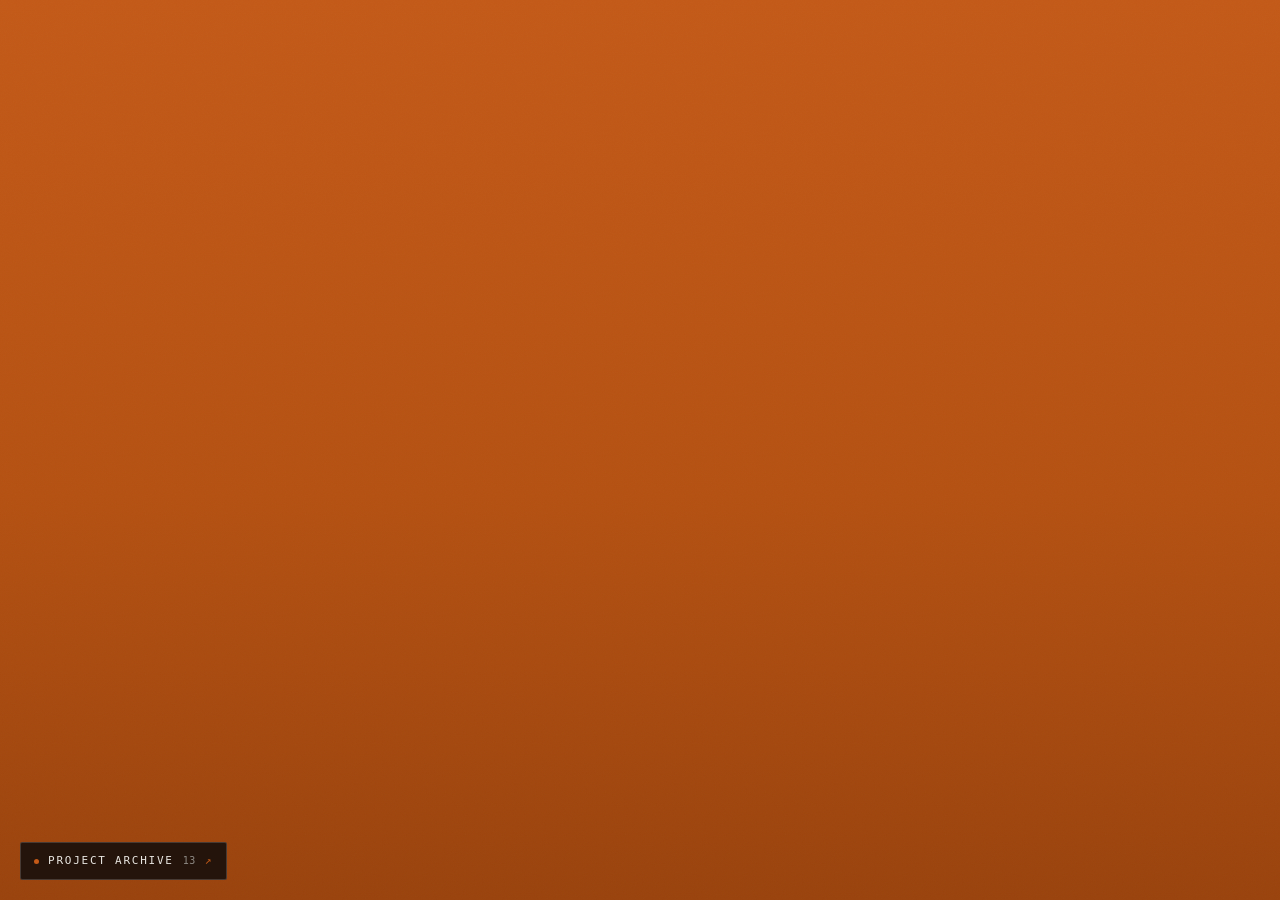
<file: index.html>
<!doctype html>
<html lang="zh-CN">
  <head>
    <meta charset="UTF-8" />
    <link rel="icon" href="/favicon.ico" />
    <meta name="viewport" content="width=device-width, initial-scale=1.0, viewport-fit=cover" />
    <meta name="description" content="个人主页 · 作品集 / 项目经历 / 技能 / 联系方式 — Personal portfolio site." />
    <meta name="theme-color" content="#C45A18" />
    <title>personWeb · 个人网站</title>
    <link rel="stylesheet" href="https://db.onlinewebfonts.com/c/b1314443e183d1cdd77049077c46facc?family=Orbitron-Medium" />
    <link rel="preconnect" href="https://fonts.googleapis.com" />
    <link rel="preconnect" href="https://fonts.gstatic.com" crossorigin />
    <link href="https://fonts.googleapis.com/css2?family=Inter:wght@300;400;500;600&display=swap" rel="stylesheet" />
    <script type="module" crossorigin src="/assets/index-nff7BLAK.js"></script>
    <link rel="stylesheet" crossorigin href="/assets/index-D-PmARKP.css">
  </head>
  <body>
    <div id="app"></div>
      <a id="proj-entry" href="/projects.html" aria-label="项目档案 Project Archive">
      <span class="pe-dot"></span>PROJECT ARCHIVE<span class="pe-n">13</span><span class="pe-arrow">↗</span>
    </a>
    <style>
      #proj-entry{
        position:fixed;left:20px;bottom:20px;z-index:9999;
        display:inline-flex;align-items:center;gap:9px;
        padding:9px 13px;border:1px solid rgba(255,255,255,.16);border-radius:2px;
        background:rgba(10,10,11,.82);backdrop-filter:blur(10px);
        font-family:"SFMono-Regular",ui-monospace,Menlo,Consolas,monospace;
        font-size:11px;letter-spacing:.16em;color:#e8e6e1;text-decoration:none;
        transition:border-color .25s ease,color .25s ease,transform .25s ease;
      }
      #proj-entry:hover{border-color:#C45A18;color:#C45A18;transform:translateY(-1px)}
      .pe-dot{width:5px;height:5px;background:#C45A18;border-radius:50%;flex:none}
      .pe-n{color:#8e8a84;font-size:10px;letter-spacing:.05em}
      .pe-arrow{color:#C45A18}
      @media (max-width:640px){#proj-entry{left:12px;bottom:12px;font-size:10px;padding:8px 10px}}
      @media print{#proj-entry{display:none}}
    </style>
  </body>
</html>
</file>
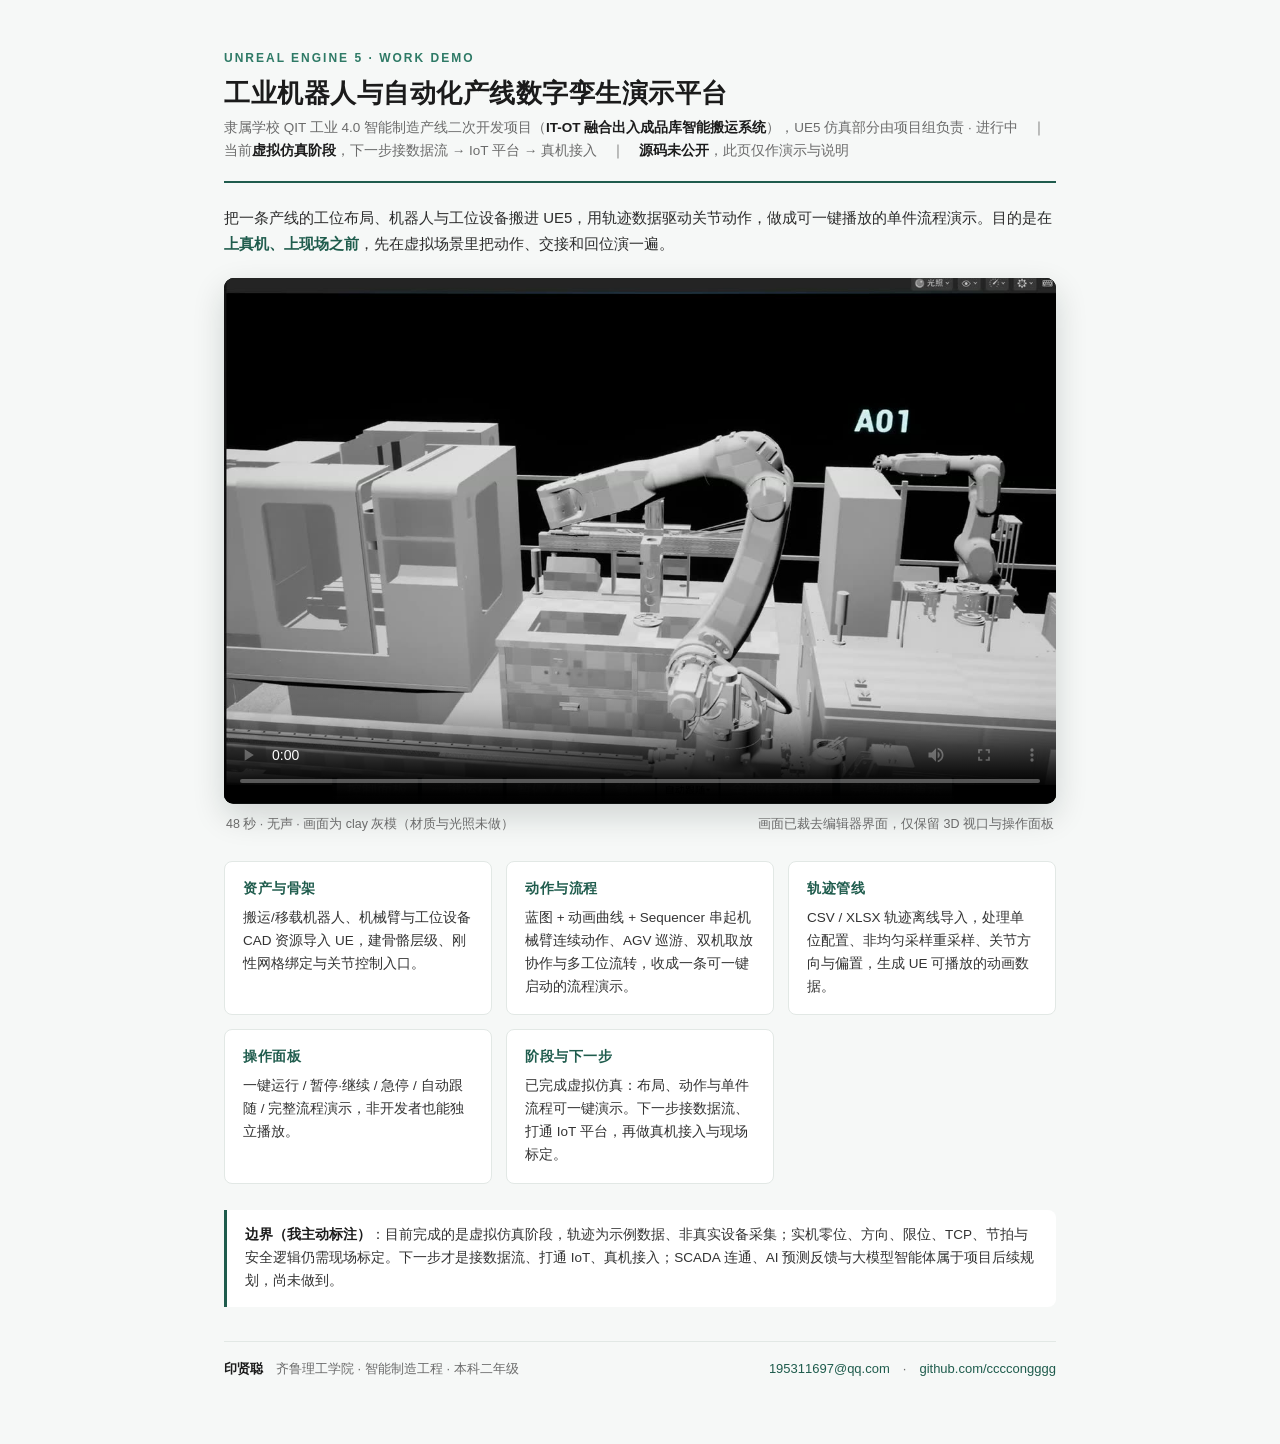
<file: ue5/index.html>
<!DOCTYPE html>
<html lang="zh-CN">
<head>
<meta charset="UTF-8">
<meta name="viewport" content="width=device-width, initial-scale=1">
<title>工业机器人与自动化产线数字孪生演示｜印贤聪</title>
<meta name="description" content="Unreal Engine 5 工业机器人与自动化产线数字孪生演示平台，48 秒演示视频。">
<style>
  :root { --ac:#1F5C4D; --ac2:#2E7A66; --line:#e2e8e5; --ink:#1b1b1b; --gray:#6b6b6b; }
  * { margin:0; padding:0; box-sizing:border-box; }
  body { background:#f6f8f7; color:var(--ink);
    font-family: -apple-system, "PingFang SC", "Microsoft YaHei UI", "Microsoft YaHei", sans-serif;
    line-height:1.7; -webkit-font-smoothing:antialiased; }
  .wrap { max-width: 880px; margin:0 auto; padding: 48px 24px 64px; }
  .kicker { font-size:12px; letter-spacing:2px; color:var(--ac2); font-weight:700; text-transform:uppercase; }
  h1 { font-size: 26px; letter-spacing:.5px; margin:8px 0 6px; line-height:1.35; }
  .sub { font-size:13.5px; color:var(--gray); }
  .sub b { color:var(--ink); }
  hr { border:0; border-top:2px solid var(--ac); margin:18px 0 22px; }
  .lead { font-size:15px; color:#2c2c2c; margin-bottom:22px; }
  .lead b { color:var(--ac); }
  .player { background:#0f1211; border-radius:10px; overflow:hidden;
    box-shadow: 0 12px 32px rgba(15,30,25,.16); }
  video { display:block; width:100%; height:auto; background:#0f1211; }
  .meta { display:flex; justify-content:space-between; font-size:12.5px; color:var(--gray);
    margin:10px 2px 26px; }
  .grid { display:grid; grid-template-columns: repeat(auto-fit, minmax(240px,1fr)); gap:14px; }
  .card { background:#fff; border:1px solid var(--line); border-radius:8px; padding:16px 18px; }
  .card h3 { font-size:13.5px; color:var(--ac); letter-spacing:.5px; margin-bottom:6px; }
  .card p { font-size:13.5px; color:#333; }
  .note { margin-top:26px; background:#fff; border-left:3px solid var(--ac); border-radius:0 8px 8px 0;
    padding:14px 18px; font-size:13.5px; color:#333; }
  .note b { color:var(--ink); }
  .foot { margin-top:34px; padding-top:16px; border-top:1px solid var(--line);
    display:flex; justify-content:space-between; flex-wrap:wrap; gap:8px; font-size:13px; color:var(--gray); }
  .foot b { color:var(--ink); }
  a { color:var(--ac); text-decoration:none; }
  a:hover { text-decoration:underline; }
  @media (max-width:560px){ h1{font-size:20px} .wrap{padding:28px 16px 48px} }
</style>
</head>
<body>
<div class="wrap">
  <div class="kicker">Unreal Engine 5 · Work Demo</div>
  <h1>工业机器人与自动化产线数字孪生演示平台</h1>
  <div class="sub">隶属学校 QIT 工业 4.0 智能制造产线二次开发项目（<b>IT-OT 融合出入成品库智能搬运系统</b>），UE5 仿真部分由项目组负责 · 进行中　｜　当前<b>虚拟仿真阶段</b>，下一步接数据流 → IoT 平台 → 真机接入　｜　<b>源码未公开</b>，此页仅作演示与说明</div>
  <hr>

  <p class="lead">
    把一条产线的工位布局、机器人与工位设备搬进 UE5，用轨迹数据驱动关节动作，做成可一键播放的单件流程演示。目的是在<b>上真机、上现场之前</b>，先在虚拟场景里把动作、交接和回位演一遍。
  </p>

  <div class="player">
    <video src="demo.mp4" poster="poster.jpg" controls preload="metadata" playsinline></video>
  </div>
  <div class="meta">
    <span>48 秒 · 无声 · 画面为 clay 灰模（材质与光照未做）</span>
    <span>画面已裁去编辑器界面，仅保留 3D 视口与操作面板</span>
  </div>

  <div class="grid">
    <div class="card">
      <h3>资产与骨架</h3>
      <p>搬运/移载机器人、机械臂与工位设备 CAD 资源导入 UE，建骨骼层级、刚性网格绑定与关节控制入口。</p>
    </div>
    <div class="card">
      <h3>动作与流程</h3>
      <p>蓝图 + 动画曲线 + Sequencer 串起机械臂连续动作、AGV 巡游、双机取放协作与多工位流转，收成一条可一键启动的流程演示。</p>
    </div>
    <div class="card">
      <h3>轨迹管线</h3>
      <p>CSV / XLSX 轨迹离线导入，处理单位配置、非均匀采样重采样、关节方向与偏置，生成 UE 可播放的动画数据。</p>
    </div>
    <div class="card">
      <h3>操作面板</h3>
      <p>一键运行 / 暂停·继续 / 急停 / 自动跟随 / 完整流程演示，非开发者也能独立播放。</p>
    </div>
    <div class="card">
      <h3>阶段与下一步</h3>
      <p>已完成虚拟仿真：布局、动作与单件流程可一键演示。下一步接数据流、打通 IoT 平台，再做真机接入与现场标定。</p>
    </div>
  </div>

  <div class="note">
    <b>边界（我主动标注）</b>：目前完成的是虚拟仿真阶段，轨迹为示例数据、非真实设备采集；实机零位、方向、限位、TCP、节拍与安全逻辑仍需现场标定。下一步才是接数据流、打通 IoT、真机接入；SCADA 连通、AI 预测反馈与大模型智能体属于项目后续规划，尚未做到。
  </div>

  <div class="foot">
    <div><b>印贤聪</b>　齐鲁理工学院 · 智能制造工程 · 本科二年级</div>
    <div><a href="mailto:195311697@qq.com">195311697@qq.com</a>　·　<a href="https://github.com/ccccongggg">github.com/ccccongggg</a></div>
  </div>
</div>
</body>
</html>
</file>
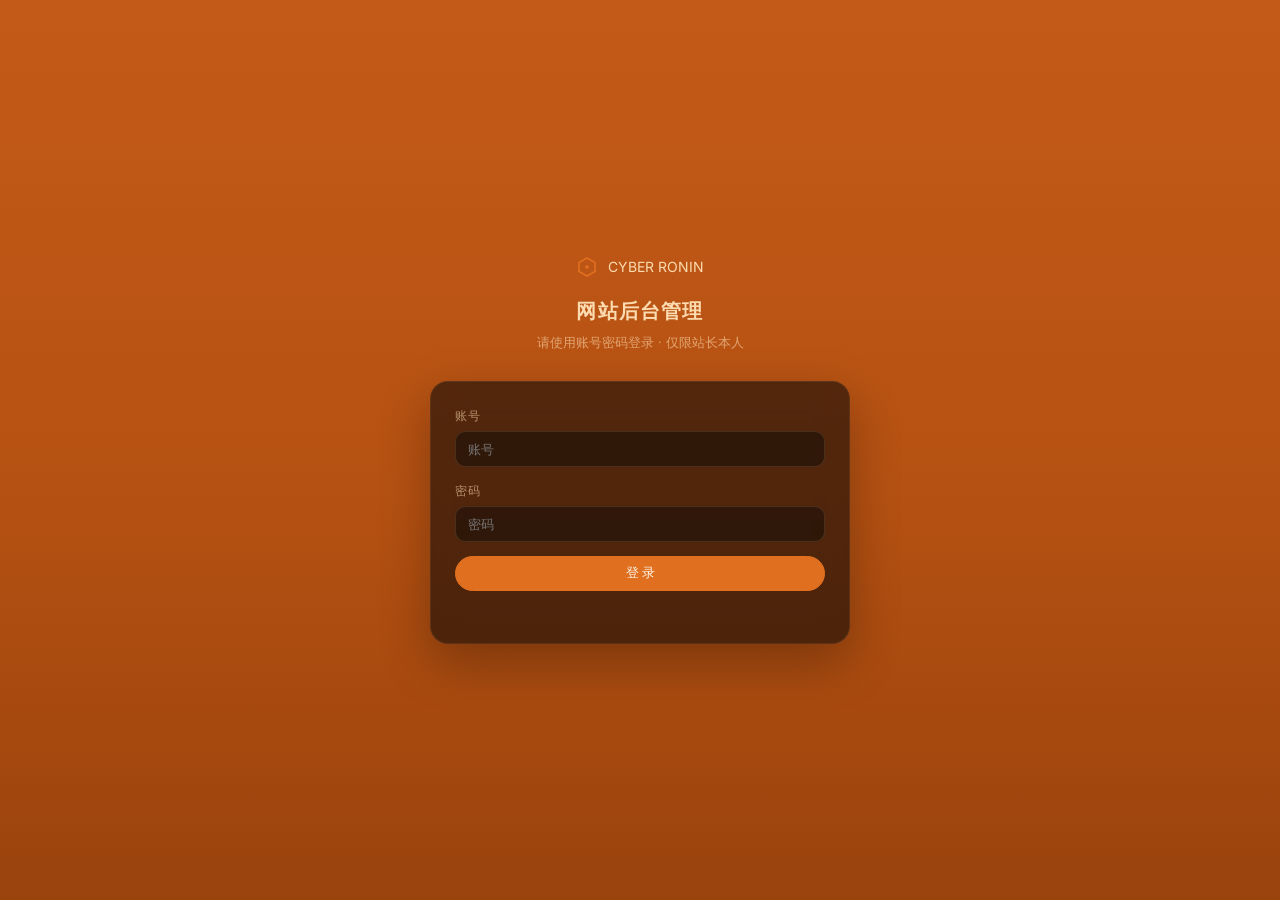
<file: admin.html>
<!DOCTYPE html>
<html lang="zh-CN">
<head>
<meta charset="UTF-8">
<meta name="viewport" content="width=device-width, initial-scale=1.0">
<meta name="robots" content="noindex">
<title>网站后台管理 · Cyber Ronin</title>
<link rel="icon" href="data:image/svg+xml,%3Csvg xmlns='http://www.w3.org/2000/svg' viewBox='0 0 16 16'%3E%3Cpath d='M8 1.4 13.8 4.7v6.6L8 14.6 2.2 11.3V4.7z' fill='none' stroke='%23FBDBAF' stroke-width='1.2'/%3E%3Ccircle cx='8' cy='8' r='1.5' fill='%23E07020'/%3E%3C/svg%3E">
<link rel="preconnect" href="https://fonts.googleapis.com">
<link rel="preconnect" href="https://fonts.gstatic.com" crossorigin>
<link href="https://fonts.googleapis.com/css2?family=Inter:wght@400;500;600&display=swap" rel="stylesheet">
<style>
  * { margin: 0; padding: 0; box-sizing: border-box; }

  :root {
    --cream: #FBDBAF;
    --muted: rgba(251, 219, 175, 0.82);
    --label: rgba(251, 219, 175, 0.6);
    --orange: #E07020;
    --card: rgba(10, 8, 7, 0.58);
    --line: rgba(251, 219, 175, 0.12);
    --line-soft: rgba(251, 219, 175, 0.08);
  }

  html, body { color: var(--cream); overflow-x: hidden; }
  html { background: #8F3D0B; }
  body {
    font-family: 'Inter', system-ui, -apple-system, sans-serif;
    font-size: 14px;
    line-height: 1.6;
    background: linear-gradient(180deg, #C45A18 0%, #B55112 55%, #9A430D 100%);
    min-height: 100vh;
  }
  body::before {
    content: '';
    position: fixed;
    inset: 0;
    z-index: -1;
    pointer-events: none;
    background-image:
      linear-gradient(rgba(251, 219, 175, 0.03) 1px, transparent 1px),
      linear-gradient(90deg, rgba(251, 219, 175, 0.03) 1px, transparent 1px),
      radial-gradient(110vmax 80vmax at 108% -12%, rgba(255, 164, 74, 0.12), transparent 55%);
    background-size: auto, 56px 56px, 56px 56px, auto;
  }

  button { font-family: inherit; cursor: pointer; }
  input, select, textarea { font-family: inherit; }
  ::selection { background: var(--orange); color: #FFF6E8; }

  .wrap { max-width: 1060px; margin: 0 auto; padding: 0 20px; }

  /* ===== 登录页 ===== */
  .login { min-height: 100vh; display: grid; place-items: center; padding: 40px 20px; }
  .login-box { width: min(860px, 100%); }
  .login-head { text-align: center; margin-bottom: 28px; }
  .login-head .logo { display: inline-flex; align-items: center; gap: 10px; color: var(--cream); text-decoration: none; }
  .login-head .logo svg { color: var(--orange); }
  .login-head h1 { font-size: 20px; font-weight: 600; letter-spacing: 0.06em; margin-top: 10px; }
  .login-head p { color: var(--label); font-size: 12.5px; margin-top: 6px; }
  .login-grid { display: grid; grid-template-columns: 1fr 1fr; gap: 16px; }
  @media (max-width: 760px) { .login-grid { grid-template-columns: 1fr; } }
  .mode-card {
    background: var(--card);
    -webkit-backdrop-filter: blur(14px);
    backdrop-filter: blur(14px);
    border: 1px solid var(--line-soft);
    border-radius: 18px;
    padding: 24px;
    box-shadow: 0 18px 50px rgba(0, 0, 0, 0.28);
  }
  .mode-card h2 { font-size: 15px; margin-bottom: 6px; }
  .mode-card .rec { display: inline-block; font-size: 10px; letter-spacing: 0.12em; color: #FFD9A8; background: rgba(224, 112, 32, 0.3); border: 1px solid rgba(224, 112, 32, 0.6); border-radius: 999px; padding: 2px 9px; margin-left: 6px; vertical-align: 2px; }
  .mode-card > p { color: var(--muted); font-size: 12.5px; margin-bottom: 16px; }
  .resume-row { margin-top: 14px; padding-top: 14px; border-top: 1px solid var(--line-soft); font-size: 12.5px; color: var(--label); }

  /* ===== 表单元素 ===== */
  .field { margin-bottom: 14px; }
  .field > label { display: block; font-size: 12px; letter-spacing: 0.06em; color: var(--label); margin-bottom: 6px; }
  .field > label .en-hint { color: rgba(251, 219, 175, 0.4); }
  input[type="text"], input[type="password"], textarea, select {
    width: 100%;
    background: rgba(10, 8, 7, 0.45);
    border: 1px solid var(--line);
    border-radius: 10px;
    color: var(--cream);
    padding: 9px 12px;
    font-size: 13px;
    outline: none;
    transition: border-color 0.2s ease;
  }
  input:focus, textarea:focus, select:focus { border-color: rgba(251, 219, 175, 0.45); }
  textarea { resize: vertical; min-height: 66px; }
  .pair { display: grid; grid-template-columns: 1fr 1fr; gap: 8px; }
  @media (max-width: 620px) { .pair { grid-template-columns: 1fr; } }
  .pair input:first-child { border-left: 2px solid rgba(224, 112, 32, 0.55); }
  .pair input:last-child { border-left: 2px solid rgba(251, 219, 175, 0.3); }
  .check-row { display: flex; align-items: center; gap: 8px; font-size: 12.5px; color: var(--muted); }
  .check-row input { width: auto; }

  .btn {
    display: inline-flex;
    align-items: center;
    gap: 7px;
    border: 1px solid var(--cream);
    border-radius: 999px;
    padding: 8px 18px;
    font-size: 12.5px;
    font-weight: 500;
    color: var(--cream);
    background: transparent;
    transition: transform 0.2s ease, background 0.2s ease, border-color 0.2s ease, opacity 0.2s ease;
    text-decoration: none;
  }
  .btn:hover { transform: translateY(-1px); background: rgba(251, 219, 175, 0.08); }
  .btn.primary { background: var(--orange); border-color: var(--orange); color: #FFF6E8; }
  .btn.primary:hover { background: #EF7E2E; }
  .btn.ghost { border-color: rgba(251, 219, 175, 0.4); }
  .btn.small { padding: 5px 12px; font-size: 11.5px; }
  .btn:disabled { opacity: 0.5; cursor: not-allowed; transform: none; }

  /* ===== 应用框架 ===== */
  .topbar {
    position: sticky;
    top: 0;
    z-index: 20;
    background: rgba(10, 8, 7, 0.5);
    -webkit-backdrop-filter: blur(14px);
    backdrop-filter: blur(14px);
    border-bottom: 1px solid var(--line-soft);
  }
  .topbar-inner { display: flex; align-items: center; gap: 14px; padding: 12px 20px; max-width: 1060px; margin: 0 auto; flex-wrap: wrap; }
  .brand { display: flex; align-items: center; gap: 9px; font-weight: 600; font-size: 14px; }
  .brand svg { color: var(--orange); }
  .mode-badge {
    font-size: 10.5px;
    letter-spacing: 0.1em;
    color: var(--muted);
    border: 1px solid rgba(251, 219, 175, 0.3);
    border-radius: 999px;
    padding: 4px 10px;
    white-space: nowrap;
    overflow: hidden;
    text-overflow: ellipsis;
    max-width: 320px;
  }
  .topbar-actions { margin-left: auto; display: flex; align-items: center; gap: 8px; flex-wrap: wrap; }
  .dirty-dot { width: 7px; height: 7px; border-radius: 50%; background: var(--orange); display: none; }
  .dirty .dirty-dot { display: inline-block; }

  .tabs { display: flex; gap: 6px; flex-wrap: wrap; padding: 0 20px 12px; max-width: 1060px; margin: 0 auto; }
  .tab-btn {
    border: 1px solid var(--line);
    background: rgba(10, 8, 7, 0.35);
    color: var(--muted);
    border-radius: 999px;
    padding: 6px 14px;
    font-size: 12px;
    transition: all 0.2s ease;
  }
  .tab-btn:hover { color: var(--cream); }
  .tab-btn.on { background: rgba(224, 112, 32, 0.25); border-color: rgba(224, 112, 32, 0.65); color: #FFD9A8; }

  #editor { padding: 26px 20px 80px; max-width: 1060px; margin: 0 auto; }
  .panel {
    background: var(--card);
    -webkit-backdrop-filter: blur(14px);
    backdrop-filter: blur(14px);
    border: 1px solid var(--line-soft);
    border-radius: 16px;
    padding: 22px 24px;
    margin-bottom: 18px;
    box-shadow: 0 14px 40px rgba(0, 0, 0, 0.18);
  }
  .panel > h3 {
    font-size: 13px;
    letter-spacing: 0.1em;
    margin-bottom: 16px;
    color: var(--cream);
    display: flex;
    align-items: baseline;
    gap: 8px;
  }
  .panel > h3 .idx { color: var(--orange); font-size: 11px; letter-spacing: 0.08em; }
  .panel > h3 .sub { color: var(--label); font-size: 11px; font-weight: 400; }

  /* 列表编辑器 */
  .list-item {
    border: 1px solid var(--line-soft);
    border-radius: 12px;
    padding: 14px 16px;
    margin-bottom: 12px;
    background: rgba(10, 8, 7, 0.3);
  }
  .list-item-head { display: flex; align-items: center; gap: 8px; margin-bottom: 10px; }
  .list-item-head .no { font-size: 11px; color: var(--orange); letter-spacing: 0.08em; font-weight: 600; }
  .list-item-head .title-preview { font-size: 12.5px; color: var(--label); overflow: hidden; text-overflow: ellipsis; white-space: nowrap; flex: 1; }
  .icon-act {
    width: 26px; height: 26px;
    border-radius: 8px;
    border: 1px solid var(--line);
    background: transparent;
    color: var(--muted);
    display: grid;
    place-items: center;
    font-size: 12px;
    transition: all 0.15s ease;
    flex: 0 0 auto;
  }
  .icon-act:hover { color: var(--cream); border-color: rgba(251, 219, 175, 0.4); }
  .icon-act.danger:hover { color: #FFB4A0; border-color: rgba(255, 120, 80, 0.6); background: rgba(255, 100, 60, 0.12); }
  .add-row { text-align: center; padding: 6px 0 2px; }

  /* 图片字段 */
  .img-field { display: flex; gap: 14px; align-items: flex-start; }
  .img-preview {
    width: 108px; height: 108px;
    flex: 0 0 auto;
    border-radius: 10px;
    border: 1px dashed rgba(251, 219, 175, 0.35);
    background: rgba(10, 8, 7, 0.35) center / cover no-repeat;
    display: grid;
    place-items: center;
    color: var(--label);
    font-size: 10.5px;
    text-align: center;
    padding: 6px;
  }
  .img-ops { flex: 1; min-width: 0; }
  .img-ops .row { display: flex; gap: 8px; margin-bottom: 8px; flex-wrap: wrap; }

  /* toast */
  #toast {
    position: fixed;
    left: 50%;
    bottom: 26px;
    transform: translateX(-50%) translateY(20px);
    background: rgba(10, 8, 7, 0.85);
    border: 1px solid rgba(251, 219, 175, 0.3);
    color: var(--cream);
    padding: 11px 20px;
    border-radius: 12px;
    font-size: 13px;
    opacity: 0;
    pointer-events: none;
    transition: all 0.3s ease;
    z-index: 99;
    max-width: 90vw;
  }
  #toast.show { opacity: 1; transform: translateX(-50%) translateY(0); }
  #toast.err { border-color: rgba(255, 120, 80, 0.6); color: #FFC9B8; }

  .tip {
    font-size: 12px;
    color: var(--label);
    background: rgba(251, 219, 175, 0.05);
    border: 1px solid var(--line-soft);
    border-radius: 10px;
    padding: 10px 14px;
    margin-bottom: 16px;
    line-height: 1.7;
  }
  .savebar-note { font-size: 11.5px; color: var(--label); }

  .login-error { color: #FFC9B8; font-size: 12.5px; margin-top: 10px; min-height: 18px; }
  .hidden { display: none !important; }

  /* 修改账号密码对话框 */
  .dialog-mask {
    position: fixed;
    inset: 0;
    z-index: 70;
    background: rgba(20, 10, 4, 0.6);
    -webkit-backdrop-filter: blur(4px);
    backdrop-filter: blur(4px);
    display: grid;
    place-items: center;
    padding: 20px;
  }
  .dialog-card {
    width: min(460px, 100%);
    background: rgba(24, 14, 8, 0.97);
    border: 1px solid rgba(251, 219, 175, 0.2);
    border-radius: 16px;
    padding: 24px;
    box-shadow: 0 24px 70px rgba(0, 0, 0, 0.4);
  }
  .dialog-card h3 { font-size: 15px; margin-bottom: 14px; }
  .dialog-actions { display: flex; justify-content: flex-end; gap: 8px; margin-top: 16px; }
  .loading-mask {
    position: fixed; inset: 0; z-index: 50;
    background: rgba(20, 10, 4, 0.6);
    display: grid; place-items: center;
    color: var(--cream); font-size: 13px;
    -webkit-backdrop-filter: blur(4px); backdrop-filter: blur(4px);
  }
</style>
</head>
<body>

<!-- ============ 账号密码登录门 ============ -->
<div class="login" id="gate-view">
  <div class="login-box" style="max-width:420px;">
    <div class="login-head">
      <span class="logo">
        <svg width="22" height="22" viewBox="0 0 16 16" fill="none" stroke="currentColor" stroke-width="1.2" aria-hidden="true">
          <path d="M8 1.4L13.8 4.7V11.3L8 14.6L2.2 11.3V4.7L8 1.4Z"/>
          <circle cx="8" cy="8" r="1.35" fill="currentColor" stroke="none"/>
        </svg>
        CYBER RONIN
      </span>
      <h1>网站后台管理</h1>
      <p>请使用账号密码登录 · 仅限站长本人</p>
    </div>
    <div class="mode-card">
      <div class="field"><label>账号</label><input type="text" id="gate-user" autocomplete="username" placeholder="账号"></div>
      <div class="field"><label>密码</label><input type="password" id="gate-pass" autocomplete="current-password" placeholder="密码"></div>
      <button class="btn primary" id="gate-btn" type="button" style="width:100%;justify-content:center;">登 录</button>
      <div class="login-error" id="gate-error"></div>
    </div>
  </div>
</div>

<!-- ============ 模式选择视图 ============ -->
<div class="login hidden" id="login-view">
  <div class="login-box">
    <div class="login-head">
      <span class="logo">
        <svg width="22" height="22" viewBox="0 0 16 16" fill="none" stroke="currentColor" stroke-width="1.2" aria-hidden="true">
          <path d="M8 1.4L13.8 4.7V11.3L8 14.6L2.2 11.3V4.7L8 1.4Z"/>
          <circle cx="8" cy="8" r="1.35" fill="currentColor" stroke="none"/>
        </svg>
        CYBER RONIN
      </span>
      <h1>网站后台管理</h1>
      <p>在这里修改网站的一切内容，无需碰代码</p>
    </div>

    <div class="login-grid">
      <div class="mode-card">
        <h2>连接 GitHub <span class="rec">推荐 · 线上自动更新</span></h2>
        <p>用 GitHub Token 登录。保存时自动提交到你的仓库，线上网站约 1 分钟后自动更新。Token 只保存在你自己的浏览器里。</p>
        <div class="field"><label>GitHub 用户名 / 组织名</label><input type="text" id="gh-owner" placeholder="例如 yourname"></div>
        <div class="field"><label>仓库名</label><input type="text" id="gh-repo" placeholder="例如 yourname.github.io"></div>
        <div class="field"><label>分支（一般填 main）</label><input type="text" id="gh-branch" value="main"></div>
        <div class="field"><label>Personal Access Token（Contents 读写权限）</label><input type="password" id="gh-token" placeholder="github_pat_… / ghp_…"></div>
        <button class="btn primary" id="gh-login-btn" type="button">测试连接并登录</button>
        <div class="login-error" id="gh-error"></div>
        <div class="resume-row">还没有 Token？按 DEPLOY.md《后台管理指南》创建，约 2 分钟。</div>
      </div>

      <div class="mode-card">
        <h2>本地模式</h2>
        <p>不登录、不连网也能用：编辑后保存回本机的 content.js 文件（适合网站还在本地、或暂时不想配置 Token）。以后随时可切换到 GitHub 模式。</p>
        <button class="btn" id="local-login-btn" type="button">以本地模式进入后台</button>
        <div class="resume-row" id="local-resume" style="display:none;">
          <button class="btn small ghost" id="resume-btn" type="button">继续上次未导出的编辑</button>
        </div>
        <div class="login-error" id="local-error"></div>
      </div>
    </div>
  </div>
</div>

<!-- ============ 应用视图 ============ -->
<div id="app-view" class="hidden">
  <div class="topbar">
    <div class="topbar-inner">
      <span class="brand">
        <svg width="18" height="18" viewBox="0 0 16 16" fill="none" stroke="currentColor" stroke-width="1.2" aria-hidden="true">
          <path d="M8 1.4L13.8 4.7V11.3L8 14.6L2.2 11.3V4.7L8 1.4Z"/>
          <circle cx="8" cy="8" r="1.35" fill="currentColor" stroke="none"/>
        </svg>
        网站后台
      </span>
      <span class="mode-badge" id="mode-badge"></span>
      <div class="topbar-actions">
        <span class="savebar-note" id="save-note"></span>
        <span class="dirty-dot" title="有未保存的修改"></span>
        <button class="btn small ghost hidden" id="import-btn" type="button">导入 content.js</button>
        <a class="btn small ghost" id="open-site" href="index.html" target="_blank">打开网站</a>
        <button class="btn small ghost" id="cred-btn" type="button">修改密码</button>
        <button class="btn small ghost" id="logout-btn" type="button">退出登录</button>
        <button class="btn small primary" id="save-btn" type="button"><span class="dirty-dot"></span>保存更改</button>
      </div>
    </div>
    <div class="tabs" id="tabs"></div>
  </div>
  <div id="editor"></div>
</div>

<div id="toast"></div>

<!-- 修改账号密码对话框 -->
<div class="dialog-mask hidden" id="cred-dialog">
  <div class="dialog-card">
    <h3>修改后台账号密码</h3>
    <div class="field"><label>当前密码</label><input type="password" id="cred-cur" autocomplete="current-password"></div>
    <div class="field"><label>新账号</label><input type="text" id="cred-new-user" autocomplete="username"></div>
    <div class="field"><label>新密码（至少 4 位）</label><input type="password" id="cred-new-pass" autocomplete="new-password"></div>
    <div class="field"><label>确认新密码</label><input type="password" id="cred-new-pass2" autocomplete="new-password"></div>
    <div class="login-error" id="cred-error"></div>
    <div class="savebar-note" id="cred-note">修改后本机立即生效；连接 GitHub 时会自动同步线上，所有设备使用新凭据。</div>
    <div class="dialog-actions">
      <button class="btn small ghost" id="cred-cancel" type="button">取消</button>
      <button class="btn small primary" id="cred-save" type="button">保存修改</button>
    </div>
  </div>
</div>

<div id="loading-mask" class="loading-mask hidden">处理中…</div>

<input type="file" id="content-file-input" accept=".js,text/javascript" class="hidden">
<input type="file" id="img-file-input" accept="image/*" class="hidden">

<script>
(function () {
  'use strict';

  /* ================================================================
     状态
     ================================================================ */
  var LS_CFG = 'ps-admin-cfg';      // 登录配置（含 token）
  var LS_DRAFT = 'ps-admin-draft';  // 未导出的编辑草稿
  var LS_AUTH = 'ps-admin-auth';    // 后台账号密码（本机覆盖，SHA-256）
  var SESSION = 'ps-admin-session'; // 登录会话（关浏览器即失效）
  var CONTENT_FILE = 'content.js';
  var AUTH_FILE = 'admin-auth.json';

  /* 初始账号：yinxc / yc123456 —— 登录后请立即在右上角「修改密码」更换 */
  var DEFAULT_AUTH = {
    user: '608af0166a41a19c47f0b33db55ec3d1402cec20b6779843f56a490d16984022',
    pass: '6552b84866796cee8b8769f22dd3a91fd1b31a090ca24c477706849e7cf1d938'
  };
  var authData = null;

  var cfg = null;   // { mode: 'github'|'local', owner, repo, branch, token }
  var S = null;     // 内容工作副本 { data, ui }
  var tab = 'hero';
  var dirty = false;
  var imgCtx = null; // 待上传图片的字段路径

  var $ = function (s, r) { return (r || document).querySelector(s); };
  var $$ = function (s, r) { return Array.prototype.slice.call((r || document).querySelectorAll(s)); };

  function esc(s) {
    return String(s == null ? '' : s).replace(/&/g, '&amp;').replace(/</g, '&lt;').replace(/>/g, '&gt;').replace(/"/g, '&quot;');
  }
  function toast(msg, isErr) {
    var t = $('#toast');
    t.textContent = msg;
    t.className = isErr ? 'err show' : 'show';
    clearTimeout(t._timer);
    t._timer = setTimeout(function () { t.className = ''; }, 3200);
  }
  function getP(obj, path) {
    return path.split('.').reduce(function (o, k) { return o == null ? o : o[k]; }, obj);
  }
  function setP(obj, path, val) {
    var ks = path.split('.'), last = ks.pop();
    var o = ks.reduce(function (o, k) { return o[k]; }, obj);
    o[last] = val;
  }

  function loadJSON(key) { try { return JSON.parse(localStorage.getItem(key) || 'null'); } catch (e) { return null; } }
  function saveJSON(key, val) { try { localStorage.setItem(key, JSON.stringify(val)); } catch (e) {} }

  function markDirty() {
    if (!dirty) { dirty = true; $('#save-btn').classList.add('dirty'); $('#save-note').textContent = '有未保存的修改'; }
    if (cfg && cfg.mode === 'local') saveJSON(LS_DRAFT, S); // 本地模式自动暂存，防丢
  }
  function clearDirty() {
    dirty = false;
    $('#save-btn').classList.remove('dirty');
    $('#save-note').textContent = '';
  }

  /* ================================================================
     空白内容模板（本地模式从零开始时使用）
     ================================================================ */
  function blankContent() {
    var pair = function (zh, en) { return { zh: zh || '', en: en || '' }; };
    return {
      data: {
        name: pair('你的名字', 'YOUR NAME'),
        roleTag: pair('个人主页', 'Portfolio'),
        heroLines: { zh: ['你的名字 //', '', ''], en: ['YOUR NAME //', '', ''] },
        tagline: pair('', ''),
        status: pair('寻找组队中 · OPEN TO TEAM UP', 'OPEN TO TEAM UP'),
        heroImages: { base: '', reveal: '' },
        contact: { email: '', github: '', bilibili: '', zhihu: '', wechatId: '', resume: 'assets/resume.pdf' },
        featured: { title: pair('', ''), desc: pair('', ''), link: '#portfolio', thumb: '' },
        heroSpecs: [],
        about: { photo: '', oneLiner: pair('', ''), bio: [], chips: [] },
        timeline: [], skills: [], projects: [], certs: [], quotes: [], posts: []
      },
      ui: null
    };
  }

  /* 读取已有内容时的兼容处理（字符串 value 转 pair 等） */
  function normalize(C) {
    C.data = C.data || {};
    C.data.heroSpecs = C.data.heroSpecs || [];
    C.data.heroSpecs.forEach(function (r) {
      if (typeof r.value === 'string') r.value = { zh: r.value, en: r.value };
    });
    ['heroLines', 'tagline', 'status', 'name', 'roleTag'].forEach(function (k) {
      if (C.data[k] && typeof C.data[k] === 'string') C.data[k] = { zh: C.data[k], en: C.data[k] };
    });
    if (C.ui == null) C.ui = null; // ui 文案保持后台不可编辑，站点内置默认即可
    return C;
  }

  /* ================================================================
     序列化：S → content.js 文本
     ================================================================ */
  function buildContentText() {
    return '/* ================================================================\n' +
      '   网站内容数据文件（由 admin.html 后台自动维护）\n' +
      '   —— 平时不需要手动改这个文件；要改内容请打开 admin.html 后台\n' +
      '   ================================================================ */\n' +
      'window.SITE_CONTENT = ' + JSON.stringify(S, null, 2) + ';\n';
  }
  function parseContentText(text) {
    var a = text.indexOf('{');
    var b = text.lastIndexOf('}');
    if (a < 0 || b < 0) throw new Error('文件里没有找到内容');
    return normalize(JSON.parse(text.slice(a, b + 1)));
  }

  /* ================================================================
     SHA-256（纯 JS 实现，兼容 file:// 等非安全上下文）
     ================================================================ */
  function sha256(ascii) {
    function rightRotate(value, amount) { return (value >>> amount) | (value << (32 - amount)); }
    var mathPow = Math.pow, maxWord = mathPow(2, 32), result = '';
    var words = [], asciiBitLength = ascii.length * 8;
    var hash = [], k = [], primeCounter = 0, isComposite = {};
    for (var candidate = 2; primeCounter < 64; candidate++) {
      if (!isComposite[candidate]) {
        for (var i = 0; i < 313; i += candidate) isComposite[i] = candidate;
        hash[primeCounter] = (mathPow(candidate, 0.5) * maxWord) | 0;
        k[primeCounter++] = (mathPow(candidate, 1 / 3) * maxWord) | 0;
      }
    }
    ascii += '\x80';
    while (ascii.length % 64 - 56) ascii += '\x00';
    for (i = 0; i < ascii.length; i++) {
      var j = ascii.charCodeAt(i);
      if (j >> 8) return '';
      words[i >> 2] |= j << ((3 - i) % 4) * 8;
    }
    words[words.length] = ((asciiBitLength / maxWord) | 0);
    words[words.length] = asciiBitLength;
    for (j = 0; j < words.length;) {
      var w = words.slice(j, j += 16), oldHash = hash.slice(0);
      for (i = 0; i < 64; i++) {
        var w15 = w[i - 15], w2 = w[i - 2];
        var a = hash[0], e = hash[4];
        var temp1 = hash[7]
          + (rightRotate(e, 6) ^ rightRotate(e, 11) ^ rightRotate(e, 25))
          + ((e & hash[5]) ^ ((~e) & hash[6]))
          + k[i]
          + (w[i] = (i < 16) ? w[i] : (
              w[i - 16]
              + (rightRotate(w15, 7) ^ rightRotate(w15, 18) ^ (w15 >>> 3))
              + w[i - 7]
              + (rightRotate(w2, 17) ^ rightRotate(w2, 19) ^ (w2 >>> 10))
            ) | 0);
        var temp2 = (rightRotate(a, 2) ^ rightRotate(a, 13) ^ rightRotate(a, 22))
          + ((a & hash[1]) ^ (a & hash[2]) ^ (hash[1] & hash[2]));
        hash = [(temp1 + temp2) | 0].concat(hash);
        hash[4] = (hash[4] + temp1) | 0;
        hash.pop();
      }
      for (i = 0; i < 8; i++) hash[i] = (hash[i] + oldHash[i]) | 0;
    }
    for (i = 0; i < 8; i++) {
      for (j = 3; j + 1; j--) {
        var b = (hash[i] >> (j * 8)) & 255;
        result += ((b < 16) ? '0' : '') + b.toString(16);
      }
    }
    return result;
  }

  function utf8sha256(str) {
    var bytes = unescape(encodeURIComponent(String(str)));
    return sha256(bytes);
  }

  /* 凭据解析：本机覆盖 > admin-auth.json > 出厂默认 */
  function resolveAuth() {
    var saved = loadJSON(LS_AUTH);
    if (saved && saved.user && saved.pass) { authData = saved; return Promise.resolve(authData); }
    return fetch(AUTH_FILE, { cache: 'no-store' })
      .then(function (r) { if (!r.ok) throw new Error('no file'); return r.json(); })
      .then(function (j) { authData = (j && j.user && j.pass) ? j : DEFAULT_AUTH; return authData; })
      .catch(function () { authData = DEFAULT_AUTH; return authData; });
  }

  /* ================================================================
     GitHub API
     ================================================================ */
  function ghHeaders() {
    return { 'Authorization': 'Bearer ' + cfg.token, 'Accept': 'application/vnd.github+json' };
  }
  function ghUrl(path, ref) {
    return 'https://api.github.com/repos/' + encodeURIComponent(cfg.owner) + '/' +
      encodeURIComponent(cfg.repo) + '/contents/' + path + (ref ? '?ref=' + encodeURIComponent(ref) : '');
  }
  function b64enc(str) { return btoa(unescape(encodeURIComponent(str))); }
  function b64dec(b64) { return decodeURIComponent(escape(atob(b64.replace(/\n/g, '')))); }

  function apiGet(url) {
    return fetch(url, { headers: ghHeaders() }).then(function (r) {
      return r.json().then(function (j) {
        if (!r.ok) throw new Error(j.message || ('HTTP ' + r.status));
        return j;
      });
    });
  }
  function apiPut(url, body) {
    return fetch(url, {
      method: 'PUT',
      headers: Object.assign({ 'Content-Type': 'application/json' }, ghHeaders()),
      body: JSON.stringify(body)
    }).then(function (r) {
      return r.json().then(function (j) {
        if (!r.ok) throw new Error(j.message || ('HTTP ' + r.status));
        return j;
      });
    });
  }

  function ghLoadContent() {
    return apiGet(ghUrl(CONTENT_FILE, cfg.branch)).then(function (j) {
      if (j.encoding !== 'base64') throw new Error('文件编码异常');
      return { text: b64dec(j.content), sha: j.sha };
    });
  }
  function ghSaveContent(text, sha) {
    return apiPut(ghUrl(CONTENT_FILE), {
      message: '更新网站内容（通过后台管理）',
      content: b64enc(text),
      branch: cfg.branch,
      sha: sha
    });
  }
  function ghUploadAsset(dataUrl) {
    var name = 'assets/img-' + Date.now() + '-' + Math.floor(Math.random() * 1e4) + '.jpg';
    var b64 = dataUrl.split(',')[1];
    return apiPut(ghUrl(name), {
      message: '上传图片（通过后台管理）',
      content: b64,
      branch: cfg.branch
    }).then(function () {
      /* 仓库里的图片会由 GitHub Pages 直接伺服，用相对路径最稳 */
      return name;
    });
  }

  /* ================================================================
     登录流程（账号密码门 → 模式选择 → 应用）
     ================================================================ */
  function enterApp() {
    $('#gate-view').classList.add('hidden');
    $('#login-view').classList.add('hidden');
    $('#app-view').classList.remove('hidden');
    $('#mode-badge').textContent = cfg.mode === 'github'
      ? ('已连接 GitHub · ' + cfg.owner + '/' + cfg.repo + ' · ' + cfg.branch)
      : '本地模式（保存到本机文件）';
    $('#import-btn').classList.toggle('hidden', cfg.mode !== 'local');
    $('#open-site').href = 'index.html';
    buildTabs();
    renderTab();
    clearDirty();
  }

  function showGate() {
    $('#gate-view').classList.remove('hidden');
    $('#login-view').classList.add('hidden');
    $('#app-view').classList.add('hidden');
    $('#gate-user').value = '';
    $('#gate-pass').value = '';
    $('#gate-error').textContent = '';
  }

  function fillGhFields() {
    if (cfg && cfg.mode === 'github') {
      $('#gh-owner').value = cfg.owner || '';
      $('#gh-repo').value = cfg.repo || '';
      $('#gh-branch').value = cfg.branch || 'main';
      $('#gh-token').value = cfg.token || '';
    }
    if (loadJSON(LS_DRAFT)) $('#local-resume').style.display = 'block';
  }

  /* 通过账号密码门之后：有配置直接进应用，否则先选模式 */
  function afterGate() {
    $('#gate-view').classList.add('hidden');
    cfg = loadJSON(LS_CFG);
    if (!cfg) {
      fillGhFields();
      $('#login-view').classList.remove('hidden');
      return;
    }
    showLoading('正在载入内容…');
    if (cfg.mode === 'github' && cfg.token) {
      ghLoadContent()
        .then(function (res) {
          S = parseContentText(res.text);
          hideLoading();
          enterApp();
        })
        .catch(function (e) {
          hideLoading();
          fillGhFields();
          $('#login-view').classList.remove('hidden');
          toast('自动载入失败：' + e.message + '，请重新连接 GitHub', true);
        });
    } else {
      var draft = loadJSON(LS_DRAFT);
      if (draft) {
        S = draft;
        hideLoading();
        enterApp();
        toast('已恢复上次的编辑草稿');
      } else {
        tryFetchLocalContent().then(function (C) {
          S = C || blankContent();
          hideLoading();
          enterApp();
          if (!C) toast('本地模式：已从空白内容开始');
        });
      }
    }
  }

  /* 账号密码门 */
  function gateLogin() {
    var u = $('#gate-user').value.trim();
    var p = $('#gate-pass').value;
    var err = $('#gate-error');
    err.textContent = '';
    if (!u || !p) { err.textContent = '请输入账号和密码。'; return; }
    var btn = $('#gate-btn');
    btn.disabled = true;
    Promise.resolve().then(function () {
      if (utf8sha256(u) === authData.user && utf8sha256(p) === authData.pass) {
        sessionStorage.setItem(SESSION, '1');
        afterGate();
      } else {
        err.textContent = '账号或密码错误。';
      }
    }).then(function () { btn.disabled = false; });
  }

  $('#gate-btn').addEventListener('click', gateLogin);
  $('#gate-pass').addEventListener('keydown', function (e) {
    if (e.key === 'Enter') gateLogin();
  });
  $('#gate-user').addEventListener('keydown', function (e) {
    if (e.key === 'Enter') gateLogin();
  });

  $('#gh-login-btn').addEventListener('click', function () {
    var owner = $('#gh-owner').value.trim();
    var repo = $('#gh-repo').value.trim();
    var branch = $('#gh-branch').value.trim() || 'main';
    var token = $('#gh-token').value.trim();
    var err = $('#gh-error');
    err.textContent = '';
    if (!owner || !repo || !token) { err.textContent = '请把三行信息都填全。'; return; }
    cfg = { mode: 'github', owner: owner, repo: repo, branch: branch, token: token };
    var btn = this;
    btn.disabled = true; btn.textContent = '连接中…';
    apiGet('https://api.github.com/repos/' + encodeURIComponent(owner) + '/' + encodeURIComponent(repo))
      .then(function () { return ghLoadContent(); })
      .then(function (res) {
        S = parseContentText(res.text);
        saveJSON(LS_CFG, cfg);
        localStorage.removeItem(LS_DRAFT);
        enterApp();
        toast('连接成功，已载入线上内容');
      })
      .catch(function (e) {
        err.textContent = '连接失败：' + e.message + '（请检查用户名 / 仓库名 / 分支 / Token，Token 需要 Contents 读写权限）';
        cfg = null;
      })
      .then(function () { btn.disabled = false; btn.textContent = '测试连接并登录'; });
  });

  $('#local-login-btn').addEventListener('click', function () {
    cfg = { mode: 'local' };
    var draft = loadJSON(LS_DRAFT);
    if (draft) {
      S = draft;
      enterApp();
      toast('已恢复上次的编辑草稿');
      return;
    }
    tryFetchLocalContent().then(function (C) {
      S = C || blankContent();
      enterApp();
      if (!C) toast('本地模式：已从空白内容开始，可随时导入已有 content.js');
    });
  });

  function tryFetchLocalContent() {
    return fetch(CONTENT_FILE, { cache: 'no-store' })
      .then(function (r) { if (!r.ok) throw 0; return r.text(); })
      .then(function (t) { return parseContentText(t); })
      .catch(function () { return null; });
  }

  $('#resume-btn').addEventListener('click', function () {
    var draft = loadJSON(LS_DRAFT);
    if (!draft) { toast('没有找到草稿', true); return; }
    cfg = { mode: 'local' };
    S = draft;
    enterApp();
  });

  $('#logout-btn').addEventListener('click', function () {
    if (dirty && !confirm('有未保存的修改，确定退出？（本地模式的修改已自动暂存）')) return;
    sessionStorage.removeItem(SESSION);
    localStorage.removeItem(LS_CFG);
    location.reload();
  });

  /* ================================================================
     保存
     ================================================================ */
  $('#save-btn').addEventListener('click', function () {
    var btn = this;
    if (cfg.mode === 'github') {
      btn.disabled = true; btn.textContent = '保存中…';
      /* 先取最新 sha（可能已在别处被修改），再提交 */
      ghLoadContent()
        .then(function (res) { return ghSaveContent(buildContentText(), res.sha); })
        .then(function () {
          clearDirty();
          toast('已保存并提交到 GitHub，线上网站约 1 分钟后自动更新');
        })
        .catch(function (e) { toast('保存失败：' + e.message, true); })
        .then(function () { btn.disabled = false; btn.textContent = '保存更改'; });
    } else {
      var text = buildContentText();
      saveJSON(LS_DRAFT, S);
      if (window.showSaveFilePicker) {
        window.showSaveFilePicker({ suggestedName: CONTENT_FILE, types: [{ description: 'JS 文件', accept: { 'text/javascript': ['.js'] } }] })
          .then(function (picker) { return picker.createWritable(); })
          .then(function (w) { return w.write(text).then(function () { return w.close(); }); })
          .then(function () { clearDirty(); toast('已保存到 content.js，刷新网站即可看到更新'); })
          .catch(function (e) {
            if (e && e.name === 'AbortError') return;
            downloadContent(text);
          });
      } else {
        downloadContent(text);
        clearDirty();
      }
    }
  });

  function downloadFile(name, text, mime) {
    var blob = new Blob([text], { type: mime || 'text/plain' });
    var a = document.createElement('a');
    a.href = URL.createObjectURL(blob);
    a.download = name;
    document.body.appendChild(a);
    a.click();
    a.remove();
  }

  function downloadContent(text) {
    downloadFile(CONTENT_FILE, text, 'text/javascript');
    toast('已下载 content.js —— 请用它替换网站目录里的同名文件');
  }

  window.addEventListener('beforeunload', function (e) {
    if (dirty) { e.preventDefault(); e.returnValue = ''; }
  });

  /* ================================================================
     通用控件渲染
     ================================================================ */
  function pairField(label, path, val, opts) {
    opts = opts || {};
    var zh = val && typeof val === 'object' ? (val.zh || '') : (val || '');
    var en = val && typeof val === 'object' ? (val.en || '') : '';
    function ctrl(attrs, ph, v) {
      return opts.textarea
        ? '<textarea rows="3" ' + attrs + ' placeholder="' + ph + '">' + esc(v) + '</textarea>'
        : '<input type="text" ' + attrs + ' placeholder="' + ph + '" value="' + esc(v) + '">';
    }
    return (
      '<div class="field">' +
        '<label>' + label + ' <span class="en-hint">左：中文 · 右：English</span></label>' +
        '<div class="pair">' +
          ctrl('data-path="' + path + '.zh"', '中文', zh) +
          ctrl('data-path="' + path + '.en"', 'English', en) +
        '</div>' +
      '</div>'
    );
  }

  function textField(label, path, val, placeholder) {
    return (
      '<div class="field">' +
        '<label>' + label + '</label>' +
        '<input type="text" data-path="' + path + '" value="' + esc(val || '') + '" placeholder="' + esc(placeholder || '') + '">' +
      '</div>'
    );
  }

  /* 逗号分隔的标签（中英成对） */
  function tagsPairField(label, pathPrefix, arr) {
    var zh = (arr || []).map(function (x) { return x.zh || ''; }).join('，');
    var en = (arr || []).map(function (x) { return x.en || ''; }).join(', ');
    return (
      '<div class="field">' +
        '<label>' + label + ' <span class="en-hint">用逗号分隔，两条输入框按顺序一一对应</span></label>' +
        '<div class="pair">' +
          '<input type="text" data-tags="zh" data-target="' + pathPrefix + '" value="' + esc(zh) + '" placeholder="中文，用逗号分隔">' +
          '<input type="text" data-tags="en" data-target="' + pathPrefix + '" value="' + esc(en) + '" placeholder="English, comma separated">' +
        '</div>' +
      '</div>'
    );
  }

  function tagsPlainField(label, path, arr) {
    return (
      '<div class="field">' +
        '<label>' + label + ' <span class="en-hint">用逗号分隔</span></label>' +
        '<input type="text" data-plain-tags="' + path + '" value="' + esc((arr || []).join('，')) + '" placeholder="例如：STM32，PCB，SolidWorks">' +
      '</div>'
    );
  }

  function imageField(label, path, val, hint) {
    return (
      '<div class="field">' +
        '<label>' + label + '</label>' +
        '<div class="img-field">' +
          '<div class="img-preview" id="prev-' + path.replace(/\./g, '-') + '"' + (val ? ' style="background-image:url(\'' + esc(val) + '\')"' : '') + '>' + (val ? '' : '未设置') + '</div>' +
          '<div class="img-ops">' +
            '<div class="row">' +
              '<button class="btn small" type="button" data-act="img-pick" data-target="' + path + '">上传图片</button>' +
              '<button class="btn small ghost" type="button" data-act="img-clear" data-target="' + path + '">清除</button>' +
            '</div>' +
            '<input type="text" data-path="' + path + '" data-imgurl="1" value="' + esc(val || '') + '" placeholder="或直接粘贴图片地址（https://…）">' +
            '<div class="savebar-note" style="margin-top:6px;">' + (hint || '上传后自动压缩到合适尺寸') + '</div>' +
          '</div>' +
        '</div>' +
      '</div>'
    );
  }

  function listHead(no, listPath, i, len, preview) {
    return (
      '<div class="list-item-head">' +
        '<span class="no">' + no + '</span>' +
        '<span class="title-preview">' + esc(preview || '') + '</span>' +
        '<button class="icon-act" type="button" data-act="up" data-list="' + listPath + '" data-i="' + i + '" title="上移" ' + (i === 0 ? 'disabled' : '') + '>↑</button>' +
        '<button class="icon-act" type="button" data-act="down" data-list="' + listPath + '" data-i="' + i + '" title="下移" ' + (i === len - 1 ? 'disabled' : '') + '>↓</button>' +
        '<button class="icon-act danger" type="button" data-act="del" data-list="' + listPath + '" data-i="' + i + '" title="删除">✕</button>' +
      '</div>'
    );
  }
  function addRow(listPath, label) {
    return '<div class="add-row"><button class="btn small" type="button" data-act="add" data-list="' + listPath + '">＋ ' + label + '</button></div>';
  }
  function previewOf(item) {
    var c = item && (item.title || item.name || item.text || item.when);
    var v = c && typeof c === 'object' ? (c.zh || c.en) : c;
    return v || '（未填写）';
  }

  /* ================================================================
     各板块编辑器
     ================================================================ */
  var TABS = [
    ['hero', '首页'], ['about', '关于我'], ['timeline', '经历'], ['skills', '技能'],
    ['projects', '作品集'], ['honors', '荣誉 / 背书'], ['blog', '博客'],
    ['resume', '简历'], ['contact', '联系方式']
  ];

  function buildTabs() {
    $('#tabs').innerHTML = TABS.map(function (t) {
      return '<button class="tab-btn' + (t[0] === tab ? ' on' : '') + '" type="button" data-tab="' + t[0] + '">' + t[1] + '</button>';
    }).join('');
  }

  function renderTab() {
    var fn = {
      hero: tabHero, about: tabAbout, timeline: tabTimeline, skills: tabSkills,
      projects: tabProjects, honors: tabHonors, blog: tabBlog, resume: tabResume, contact: tabContact
    }[tab];
    $('#editor').innerHTML = fn();
  }

  function tabHero() {
    var d = S.data;
    var lines = function (langKey) {
      var arr = d.heroLines[langKey] || [];
      var out = '';
      for (var i = 0; i < 3; i++) {
        out += '<div class="field"><label>第 ' + (i + 1) + ' 行（' + (langKey === 'zh' ? '中文' : 'English') + '）</label>' +
          '<input type="text" data-path="data.heroLines.' + langKey + '.' + i + '" value="' + esc(arr[i] || '') + '"></div>';
      }
      return out;
    };
    return (
      '<div class="tip">这里是打开网站看到的第一屏：名字、大标题、一句话介绍、状态标签、日/夜两张背景图，以及左下角的代表作卡片。</div>' +
      '<div class="panel"><h3><span class="idx">// 01</span> 名字与定位</h3>' +
        pairField('名字 / ID', 'data.name', d.name) +
        pairField('定位副标题（浏览器标签页标题也会用到）', 'data.roleTag', d.roleTag) +
        '<div class="field"><label>大标题（三行）<span class="en-hint">建议第一行带 // 结尾更有风格</span></label>' +
          '<div class="pair"><div>' + lines('zh') + '</div><div>' + lines('en') + '</div></div>' +
        '</div>' +
        pairField('一句话介绍', 'data.tagline', d.tagline, { textarea: true }) +
        pairField('状态标签（如：寻找组队中）', 'data.status', d.status) +
      '</div>' +
      '<div class="panel"><h3><span class="idx">// 02</span> 日 / 夜背景大图 <span class="sub">鼠标划过会从「日」揭示出「夜」</span></h3>' +
        imageField('白天场景图（底图）', 'data.heroImages.base', (d.heroImages || {}).base, '建议 1920 宽横图') +
        imageField('夜晚场景图（被光斑揭示的图）', 'data.heroImages.reveal', (d.heroImages || {}).reveal, '建议与白天图同角度，方便切换') +
      '</div>' +
      '<div class="panel"><h3><span class="idx">// 03</span> 代表作卡片（首屏左下角）</h3>' +
        pairField('项目名', 'data.featured.title', d.featured.title) +
        pairField('一句话描述', 'data.featured.desc', d.featured.desc) +
        textField('点击「查看项目」跳转到', 'data.featured.link', d.featured.link, '#portfolio 或 https://…') +
        imageField('缩略图', 'data.featured.thumb', d.featured.thumb) +
      '</div>' +
      '<div class="panel"><h3><span class="idx">// 04</span> 右下角参数行</h3>' +
        d.heroSpecs.map(function (r, i) {
          return '<div class="list-item">' + listHead('0' + (i + 1), 'data.heroSpecs', i, d.heroSpecs.length, previewOf({ title: r.label })) +
            pairField('名称', 'data.heroSpecs.' + i + '.label', r.label) +
            pairField('值', 'data.heroSpecs.' + i + '.value', r.value) +
          '</div>';
        }).join('') +
        addRow('data.heroSpecs', '添加一行参数') +
      '</div>'
    );
  }

  function tabAbout() {
    var a = S.data.about;
    return (
      '<div class="tip">「关于我」板块：照片、一句话介绍、详细介绍段落和标签。</div>' +
      '<div class="panel"><h3><span class="idx">// 01</span> 照片与介绍</h3>' +
        imageField('个人照片（不设置则显示字母头像）', 'data.about.photo', a.photo, '建议方形图，会自动裁剪') +
        pairField('一句话介绍', 'data.about.oneLiner', a.oneLiner) +
      '</div>' +
      '<div class="panel"><h3><span class="idx">// 02</span> 详细介绍段落</h3>' +
        (a.bio || []).map(function (p, i) {
          return '<div class="list-item">' + listHead('段 ' + (i + 1), 'data.about.bio', i, a.bio.length, (p.zh || '').slice(0, 26)) +
            pairField('内容', 'data.about.bio.' + i, p, { textarea: true }) +
          '</div>';
        }).join('') +
        addRow('data.about.bio', '添加一段介绍') +
      '</div>' +
      '<div class="panel"><h3><span class="idx">// 03</span> 标签</h3>' +
        tagsPairField('关键词标签', 'data.about.chips', a.chips) +
      '</div>'
    );
  }

  function tabTimeline() {
    var list = S.data.timeline;
    return (
      '<div class="tip">「经历」时间线。列表会按这里的顺序显示（可用 ↑↓ 调整），建议最新的在最上面。</div>' +
      '<div class="panel"><h3><span class="idx">// 01</span> 经历条目</h3>' +
        list.map(function (item, i) {
          var p = 'data.timeline.' + i;
          return '<div class="list-item">' +
            listHead('0' + (i + 1), 'data.timeline', i, list.length, previewOf(item)) +
            pairField('时间', p + '.when', item.when) +
            '<div class="field"><label class="check-row"><input type="checkbox" data-check="' + p + '.current"' + (item.current ? ' checked' : '') + '> 进行中（会显示「进行中」徽章，且节点高亮）</label></div>' +
            pairField('标题', p + '.title', item.title) +
            pairField('机构 / 学校', p + '.org', item.org) +
            pairField('描述', p + '.desc', item.desc, { textarea: true }) +
            tagsPairField('标签', p + '.tags', item.tags) +
          '</div>';
        }).join('') +
        addRow('data.timeline', '添加一段经历') +
      '</div>'
    );
  }

  function tabSkills() {
    var list = S.data.skills;
    return (
      '<div class="tip">技能分四类卡片展示，每项技能可设 1–5 级熟练度（5 = 精通）。</div>' +
      list.map(function (g, gi) {
        var gp = 'data.skills.' + gi;
        return '<div class="panel"><h3><span class="idx">// ' + '0' + (gi + 1) + '</span> 技能分组 <span class="sub">' + esc((g.name && g.name.zh) || '') + '</span></h3>' +
          '<div class="list-item">' +
            listHead('组', 'data.skills', gi, list.length, previewOf(g)) +
            pairField('分组名', gp + '.name', g.name) +
            (g.items || []).map(function (it, ii) {
              return '<div class="list-item">' +
                listHead('项 ' + (ii + 1), gp + '.items', ii, (g.items || []).length, previewOf(it)) +
                pairField('技能名', gp + '.items.' + ii + '.name', it.name) +
                '<div class="field"><label>熟练度</label><select data-path="' + gp + '.items.' + ii + '.level">' +
                  [1, 2, 3, 4, 5].map(function (lv) { return '<option value="' + lv + '"' + (Number(it.level) === lv ? ' selected' : '') + '>' + lv + ' 级 · ' + ['', '了解', '入门', '掌握', '熟练', '精通'][lv] + '</option>'; }).join('') +
                '</select></div>' +
              '</div>';
            }).join('') +
            addRow(gp + '.items', '添加技能项') +
          '</div>' +
        '</div>';
      }).join('') +
      '<div class="add-row"><button class="btn" type="button" data-act="add" data-list="data.skills">＋ 添加技能分组</button></div>'
    );
  }

  function tabProjects() {
    var list = S.data.projects;
    return (
      '<div class="tip">作品集卡片。图片可直接上传；视频支持粘贴 B 站 / YouTube 的嵌入地址（B 站视频 → 分享 → 复制嵌入代码里的 player.bilibili.com/... 地址）。</div>' +
      '<div class="panel"><h3><span class="idx">// 01</span> 项目列表</h3>' +
        list.map(function (p, i) {
          var pp = 'data.projects.' + i;
          return '<div class="list-item">' +
            listHead('0' + (i + 1), 'data.projects', i, list.length, previewOf(p)) +
            pairField('项目名', pp + '.title', p.title) +
            pairField('描述', pp + '.desc', p.desc, { textarea: true }) +
            tagsPlainField('技术标签', pp + '.tags', p.tags) +
            textField('项目链接（查看项目按钮跳转）', pp + '.link', p.link, 'https://github.com/…') +
            imageField('封面图（不设置则显示编号占位图）', pp + '.thumb', p.thumb) +
            textField('视频嵌入地址（可选）', pp + '.video', p.video, 'https://player.bilibili.com/player.html?bvid=… 或 https://www.youtube.com/embed/…') +
          '</div>';
        }).join('') +
        addRow('data.projects', '添加项目') +
      '</div>'
    );
  }

  function tabHonors() {
    var certs = S.data.certs, quotes = S.data.quotes;
    return (
      '<div class="tip">获奖证书 + 别人的推荐语。</div>' +
      '<div class="panel"><h3><span class="idx">// 01</span> 获奖与认证</h3>' +
        certs.map(function (c, i) {
          return '<div class="list-item">' +
            listHead('0' + (i + 1), 'data.certs', i, certs.length, previewOf(c)) +
            pairField('奖项 / 证书名', 'data.certs.' + i + '.name', c.name) +
            pairField('颁发方', 'data.certs.' + i + '.issuer', c.issuer) +
            textField('年份', 'data.certs.' + i + '.year', c.year, '2024') +
          '</div>';
        }).join('') +
        addRow('data.certs', '添加奖项') +
      '</div>' +
      '<div class="panel"><h3><span class="idx">// 02</span> 背书 / 推荐语</h3>' +
        quotes.map(function (q, i) {
          return '<div class="list-item">' +
            listHead('0' + (i + 1), 'data.quotes', i, quotes.length, (q.person && q.person.zh) || '') +
            pairField('推荐语', 'data.quotes.' + i + '.text', q.text, { textarea: true }) +
            pairField('推荐人', 'data.quotes.' + i + '.person', q.person) +
            pairField('推荐人身份', 'data.quotes.' + i + '.role', q.role) +
          '</div>';
        }).join('') +
        addRow('data.quotes', '添加推荐语') +
      '</div>'
    );
  }

  function tabBlog() {
    var list = S.data.posts;
    return (
      '<div class="tip">文章列表。链接可以填知乎 / 公众号 / 掘金等平台的文章地址。</div>' +
      '<div class="panel"><h3><span class="idx">// 01</span> 文章</h3>' +
        list.map(function (p, i) {
          return '<div class="list-item">' +
            listHead('0' + (i + 1), 'data.posts', i, list.length, (p.title && p.title.zh) || '') +
            textField('日期', 'data.posts.' + i + '.date', p.date, '2026.08') +
            pairField('标题', 'data.posts.' + i + '.title', p.title) +
            tagsPairField('标签', 'data.posts.' + i + '.tags', p.tags) +
            textField('文章链接', 'data.posts.' + i + '.url', p.url, 'https://…') +
          '</div>';
        }).join('') +
        addRow('data.posts', '添加文章') +
      '</div>'
    );
  }

  function tabResume() {
    var r = S.data.resume || (S.data.resume = {});
    return (
      '<div class="tip">「简历」专属字段——简历页（resume.html）与下载的 PDF <b>全部内容</b>都从网站数据实时生成：这里的字段、上面的经历 / 技能 / 荣誉 / 联系方式，改了任意一处，简历都会自动同步。</div>' +
      '<div class="panel"><h3><span class="idx">// 01</span> 求职意向与基本信息</h3>' +
        pairField('求职意向', 'data.resume.jobTitle', r.jobTitle) +
        pairField('政治面貌', 'data.resume.political', r.political) +
        imageField('简历证件照（显示在简历右上角，留空则不显示）', 'data.resume.photo', r.photo, '建议 3:4 竖版证件照') +
      '</div>' +
      '<div class="panel"><h3><span class="idx">// 02</span> 自我评价</h3>' +
        pairField('自我评价段落', 'data.resume.selfEval', r.selfEval, { textarea: true }) +
      '</div>' +
      '<div class="panel"><h3><span class="idx">// 03</span> 简历内容的来源（改这些也会同步到简历）</h3>' +
        '<p style="font-size:12.5px;color:var(--label);line-height:1.9;">' +
          '· 姓名 / 联系方式 / 城市 → 「联系方式」标签页<br>' +
          '· 教育背景（在校条目）与竞赛项目经历 → 「经历」标签页<br>' +
          '· 荣誉奖项 → 「荣誉 / 背书」标签页<br>' +
          '· 专业技能 → 「技能」标签页' +
        '</p>' +
      '</div>'
    );
  }

  function tabContact() {
    var c = S.data.contact;
    return (
      '<div class="tip">联系方式板块与全站各处用到的账号信息。</div>' +
      '<div class="panel"><h3><span class="idx">// 01</span> 联系方式</h3>' +
        textField('邮箱', 'data.contact.email', c.email, 'hello@you.com') +
        textField('电话（显示在「组队通行证」上）', 'data.contact.phone', c.phone, '13800000000') +
        pairField('所在城市（显示在简历上）', 'data.contact.city', c.city) +
        textField('GitHub 主页', 'data.contact.github', c.github, 'https://github.com/…') +
        textField('B 站主页', 'data.contact.bilibili', c.bilibili, 'https://space.bilibili.com/…') +
        textField('知乎主页', 'data.contact.zhihu', c.zhihu, 'https://www.zhihu.com/people/…') +
        textField('微信号', 'data.contact.wechatId', c.wechatId) +
        textField('简历文件路径（可先把 PDF 传到仓库 assets/ 目录）', 'data.contact.resume', c.resume, 'assets/resume.pdf') +
      '</div>'
    );
  }

  /* ================================================================
     事件：tab 切换 / 输入绑定 / 结构操作 / 图片
     ================================================================ */
  document.addEventListener('click', function (e) {
    var tabBtn = e.target.closest('[data-tab]');
    if (tabBtn) {
      tab = tabBtn.getAttribute('data-tab');
      buildTabs();
      renderTab();
      return;
    }

    var act = e.target.closest('[data-act]');
    if (act) {
      var kind = act.getAttribute('data-act');
      var listPath = act.getAttribute('data-list');
      var idx = Number(act.getAttribute('data-i'));

      if (kind === 'add') {
        var arr = getP(S, listPath);
        var factory = {
          'data.heroSpecs': function () { return { label: { zh: '', en: '' }, value: { zh: '', en: '' } }; },
          'data.about.bio': function () { return { zh: '', en: '' }; },
          'data.timeline': function () { return { when: { zh: '', en: '' }, current: false, title: { zh: '', en: '' }, org: { zh: '', en: '' }, desc: { zh: '', en: '' }, tags: [] }; },
          'data.skills': function () { return { name: { zh: '', en: '' }, items: [] }; },
          'data.projects': function () { return { title: { zh: '', en: '' }, desc: { zh: '', en: '' }, tags: [], link: '', thumb: '', video: '' }; },
          'data.certs': function () { return { name: { zh: '', en: '' }, issuer: { zh: '', en: '' }, year: '' }; },
          'data.quotes': function () { return { text: { zh: '', en: '' }, person: { zh: '', en: '' }, role: { zh: '', en: '' } }; },
          'data.posts': function () { return { date: '', title: { zh: '', en: '' }, tags: [], url: '' }; }
        }[listPath];
        arr.push(factory ? factory() : {});
        markDirty(); renderTab();
        return;
      }
      if (kind === 'del') {
        if (!confirm('确定删除这一项？')) return;
        var arr2 = getP(S, listPath);
        arr2.splice(idx, 1);
        markDirty(); renderTab();
        return;
      }
      if (kind === 'up' || kind === 'down') {
        var arr3 = getP(S, listPath);
        var j = kind === 'up' ? idx - 1 : idx + 1;
        if (j < 0 || j >= arr3.length) return;
        var tmp = arr3[idx]; arr3[idx] = arr3[j]; arr3[j] = tmp;
        markDirty(); renderTab();
        return;
      }
      if (kind === 'img-pick') {
        imgCtx = act.getAttribute('data-target');
        $('#img-file-input').value = '';
        $('#img-file-input').click();
        return;
      }
      if (kind === 'img-clear') {
        var cp = act.getAttribute('data-target');
        setP(S, cp, '');
        markDirty(); renderTab();
        return;
      }
    }
  });

  /* 输入绑定（含标签逗号解析 / 复选框 / 下拉） */
  document.addEventListener('input', function (e) {
    var t = e.target;

    if (t.dataset.tags) {
      var arr = getP(S, t.dataset.target) || [];
      var parts = t.value.split(/[，,、]\s*/).map(function (x) { return x.trim(); });
      var other = t.dataset.tags === 'zh' ? 'en' : 'zh';
      var next = [];
      for (var i = 0; i < Math.max(parts.length, arr.length); i++) {
        if (!parts[i] && !(arr[i] && arr[i][other])) continue;
        var item = {};
        item[t.dataset.tags] = parts[i] || '';
        item[other] = (arr[i] && arr[i][other]) || '';
        next.push(item);
      }
      setP(S, t.dataset.target, next);
      markDirty();
      return;
    }

    if (t.dataset.plainTags) {
      setP(S, t.dataset.plainTags, t.value.split(/[，,、]\s*/).map(function (x) { return x.trim(); }).filter(Boolean));
      markDirty();
      return;
    }

    if (t.dataset.path) {
      setP(S, t.dataset.path, t.value);
      markDirty();
      return;
    }
  });

  document.addEventListener('change', function (e) {
    var t = e.target;
    if (t.dataset.check) { setP(S, t.dataset.check, t.checked); markDirty(); return; }
    if (t.tagName === 'SELECT' && t.dataset.path) { setP(S, t.dataset.path, Number(t.value)); markDirty(); return; }
  });

  /* 导入 content.js（本地模式 / file:// 打开时用） */
  $('#import-btn').addEventListener('click', function () {
    $('#content-file-input').value = '';
    $('#content-file-input').click();
  });
  $('#content-file-input').addEventListener('change', function () {
    var file = this.files && this.files[0];
    if (!file) return;
    var reader = new FileReader();
    reader.onload = function () {
      try {
        S = parseContentText(String(reader.result));
        renderTab();
        markDirty();
        toast('已导入 content.js，记得点「保存更改」写回文件');
      } catch (e) {
        toast('导入失败：' + e.message, true);
      }
    };
    reader.readAsText(file);
  });

  /* 图片上传 */
  $('#img-file-input').addEventListener('change', function () {
    var file = this.files && this.files[0];
    if (!file || !imgCtx) return;
    var btnNote = $('#save-note');
    btnNote.textContent = '图片处理中…';
    compressImage(file, 1600, function (dataUrl) {
      if (!dataUrl) { toast('图片读取失败', true); btnNote.textContent = ''; return; }
      if (cfg.mode === 'github') {
        btnNote.textContent = '图片上传中…';
        ghUploadAsset(dataUrl).then(function (relPath) {
          applyImage(relPath);
          toast('图片已上传到仓库 assets/ 目录');
        }).catch(function (e) {
          toast('上传失败：' + e.message + '（已改用内嵌方式保存）', true);
          applyImage(dataUrl);
        }).then(function () { btnNote.textContent = dirty ? '有未保存的修改' : ''; });
      } else {
        applyImage(dataUrl);
        toast('图片已插入（本地模式以内嵌方式保存）');
        btnNote.textContent = dirty ? '有未保存的修改' : '';
      }
    });

    function applyImage(val) {
      setP(S, imgCtx, val);
      markDirty();
      renderTab();
    }
  });

  function compressImage(file, maxDim, cb) {
    var img = new Image();
    var url = URL.createObjectURL(file);
    img.onload = function () {
      try {
        var scale = Math.min(1, maxDim / Math.max(img.width, img.height));
        var c = document.createElement('canvas');
        c.width = Math.max(1, Math.round(img.width * scale));
        c.height = Math.max(1, Math.round(img.height * scale));
        c.getContext('2d').drawImage(img, 0, 0, c.width, c.height);
        URL.revokeObjectURL(url);
        cb(c.toDataURL('image/jpeg', 0.85));
      } catch (e) { cb(null); }
    };
    img.onerror = function () { URL.revokeObjectURL(url); cb(null); };
    img.src = url;
  }

  /* ================================================================
     修改后台账号密码
     ================================================================ */
  $('#cred-btn').addEventListener('click', function () {
    $('#cred-cur').value = '';
    $('#cred-new-user').value = '';
    $('#cred-new-pass').value = '';
    $('#cred-new-pass2').value = '';
    $('#cred-error').textContent = '';
    $('#cred-note').textContent = cfg && cfg.mode === 'github'
      ? '修改后本机立即生效，并自动提交到 GitHub（约 1 分钟后所有设备使用新凭据）。'
      : '修改后本机立即生效；保存 admin-auth.json 并替换网站目录里的同名文件后，其他设备同步生效。';
    $('#cred-dialog').classList.remove('hidden');
  });

  $('#cred-cancel').addEventListener('click', function () {
    $('#cred-dialog').classList.add('hidden');
  });

  $('#cred-save').addEventListener('click', function () {
    var cur = $('#cred-cur').value;
    var nu = $('#cred-new-user').value.trim();
    var np = $('#cred-new-pass').value;
    var np2 = $('#cred-new-pass2').value;
    var err = $('#cred-error');
    err.textContent = '';
    if (utf8sha256(cur) !== authData.pass) { err.textContent = '当前密码不正确。'; return; }
    if (nu.length < 2) { err.textContent = '新账号至少 2 个字符。'; return; }
    if (np.length < 4) { err.textContent = '新密码至少 4 位。'; return; }
    if (np !== np2) { err.textContent = '两次输入的新密码不一致。'; return; }

    authData = { user: utf8sha256(nu), pass: utf8sha256(np) };
    saveJSON(LS_AUTH, authData);
    var note = $('#cred-note');
    var btn = $('#cred-save');
    btn.disabled = true;

    if (cfg && cfg.mode === 'github') {
      note.textContent = '正在同步到 GitHub…';
      apiGet(ghUrl(AUTH_FILE, cfg.branch))
        .then(function (j) { return j.sha; }, function () { return undefined; })
        .then(function (sha) {
          return apiPut(ghUrl(AUTH_FILE), {
            message: '更新后台登录凭据',
            content: b64enc(JSON.stringify(authData, null, 2) + '\n'),
            branch: cfg.branch,
            sha: sha
          });
        })
        .then(function () {
          note.textContent = '已保存 ✓ 本机立即生效，线上约 1 分钟后同步，所有设备使用新账号密码。';
          toast('账号密码已更新');
        })
        .catch(function (e) {
          note.textContent = '已在本机生效，但同步 GitHub 失败：' + e.message;
          toast('同步 GitHub 失败', true);
        })
        .then(function () { btn.disabled = false; });
    } else {
      var text = JSON.stringify(authData, null, 2) + '\n';
      if (window.showSaveFilePicker) {
        window.showSaveFilePicker({ suggestedName: AUTH_FILE, types: [{ description: 'JSON 文件', accept: { 'application/json': ['.json'] } }] })
          .then(function (pk) { return pk.createWritable(); })
          .then(function (w) { return w.write(text).then(function () { return w.close(); }); })
          .then(function () {
            note.textContent = '已保存 admin-auth.json —— 请用它替换网站目录里的同名文件，其他设备才能用新账号密码。';
            toast('账号密码已更新（本机已生效）');
          })
          .catch(function (e) {
            if (e && e.name === 'AbortError') { note.textContent = '已在本机生效（未导出文件）。'; btn.disabled = false; return; }
            downloadFile(AUTH_FILE, text, 'application/json');
            note.textContent = '已下载 admin-auth.json —— 请替换网站目录里的同名文件。';
          })
          .then(function () { btn.disabled = false; });
      } else {
        downloadFile(AUTH_FILE, text, 'application/json');
        note.textContent = '已下载 admin-auth.json —— 请替换网站目录里的同名文件。';
        btn.disabled = false;
      }
    }
  });

  /* ================================================================
     启动
     ================================================================ */
  function showLoading(msg) {
    var m = $('#loading-mask');
    m.textContent = msg || '处理中…';
    m.classList.remove('hidden');
  }
  function hideLoading() {
    $('#loading-mask').classList.add('hidden');
  }

  (function boot() {
    resolveAuth().then(function () {
      fillGhFields();
      if (sessionStorage.getItem(SESSION) === '1') {
        afterGate();
      } else {
        showGate();
      }
    });
  })();
})();
</script>

</body>
</html>
</file>
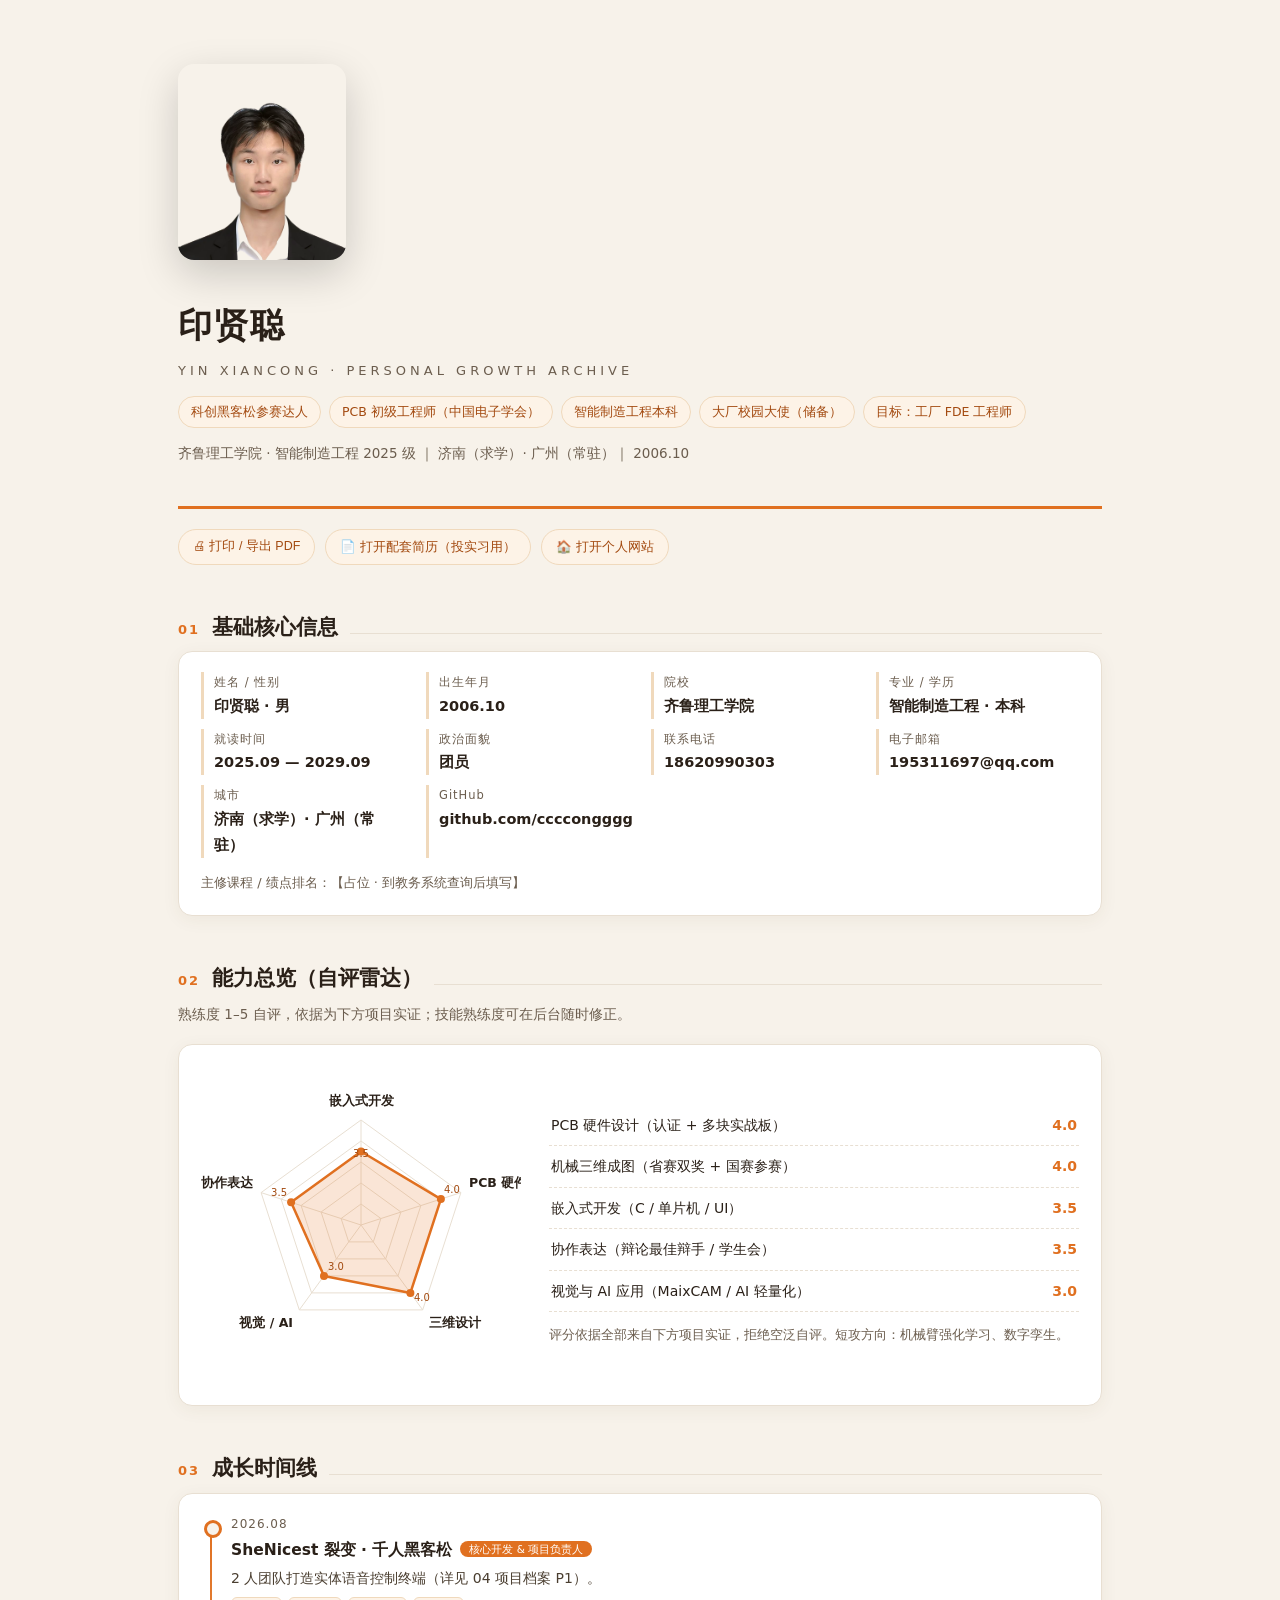
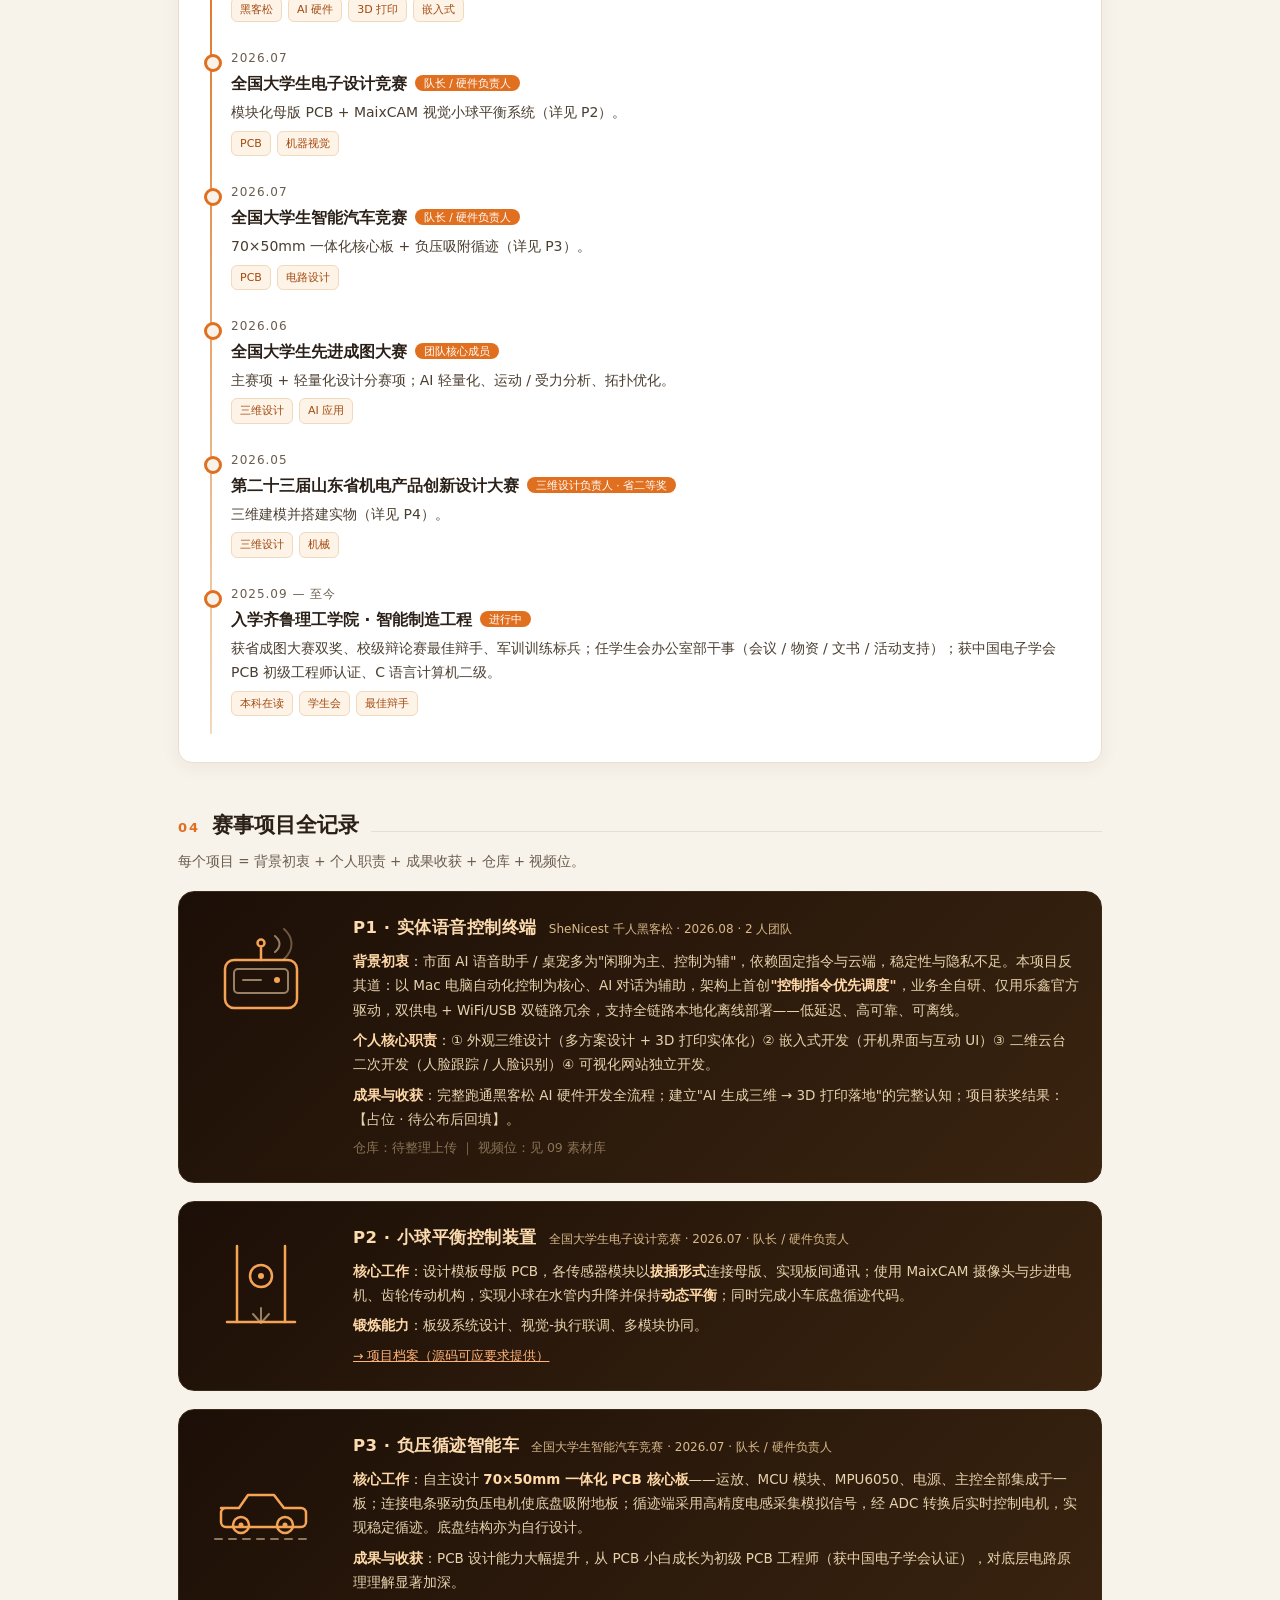
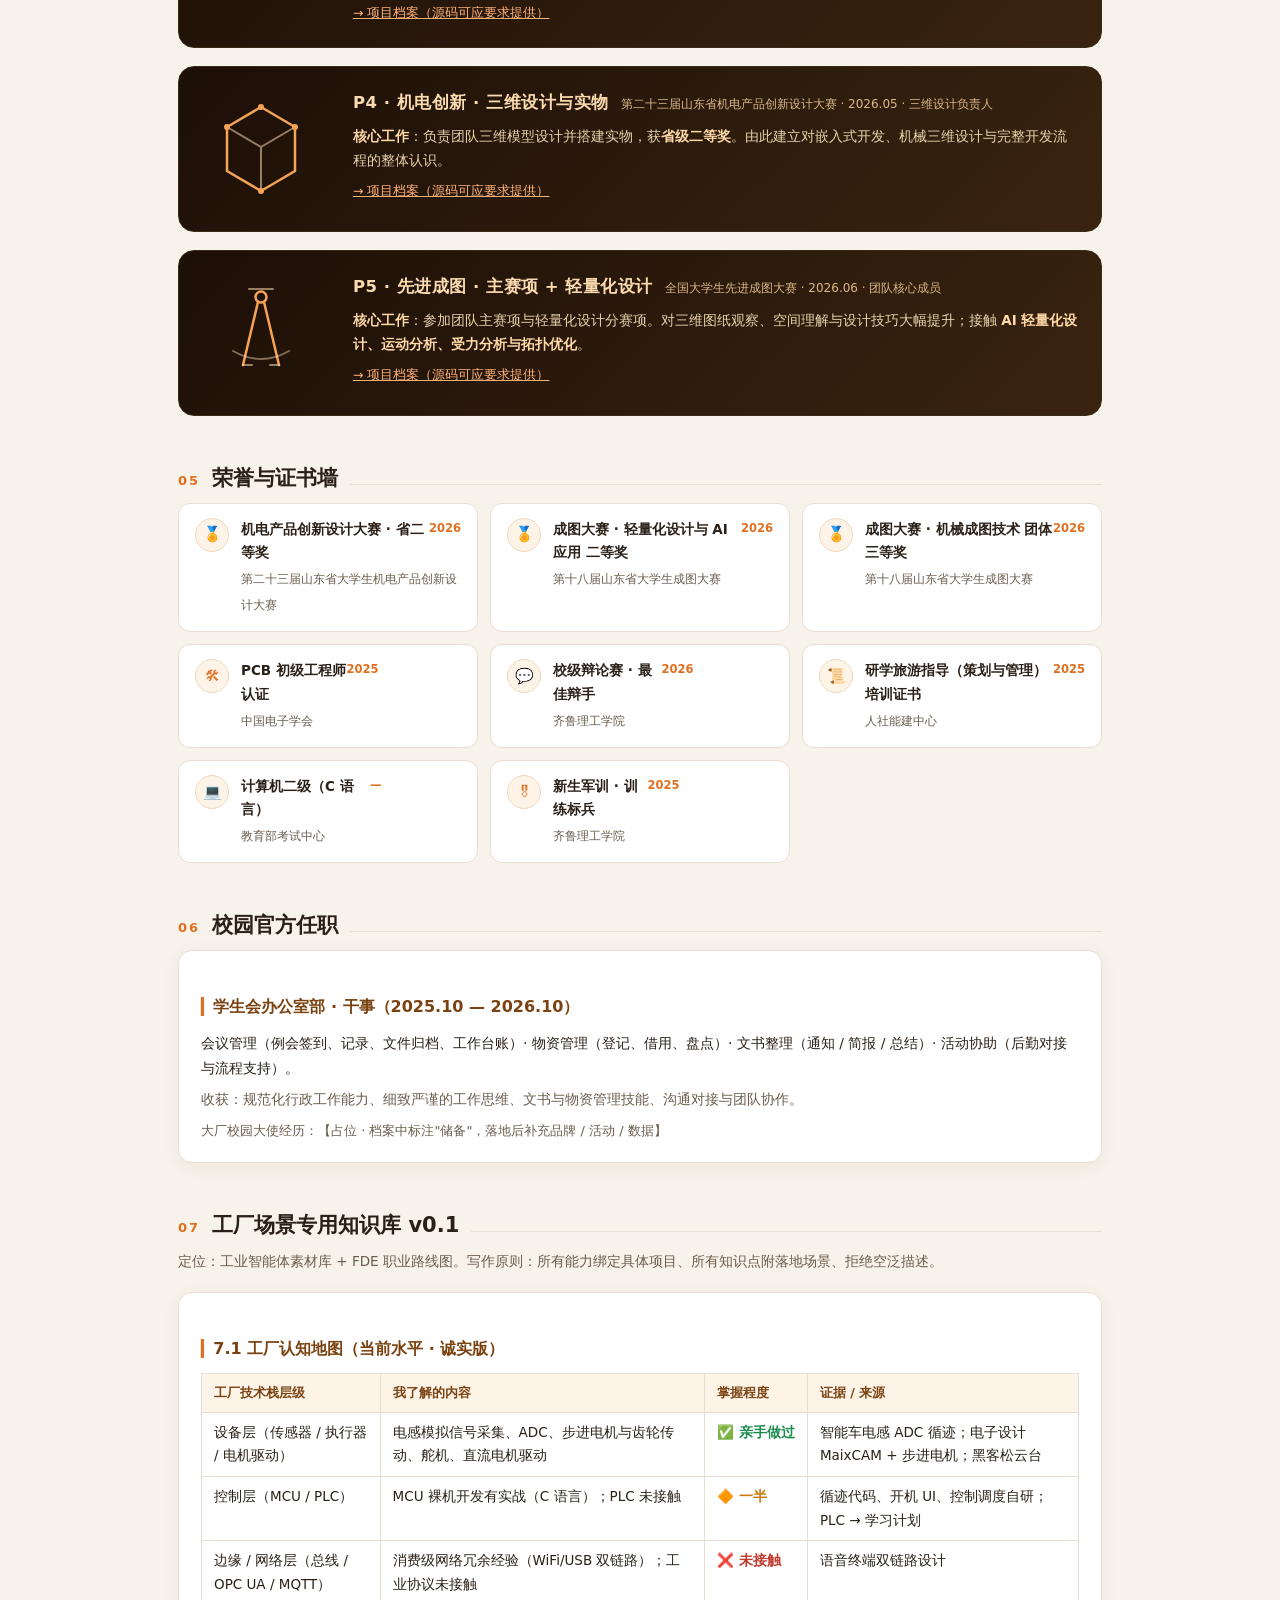
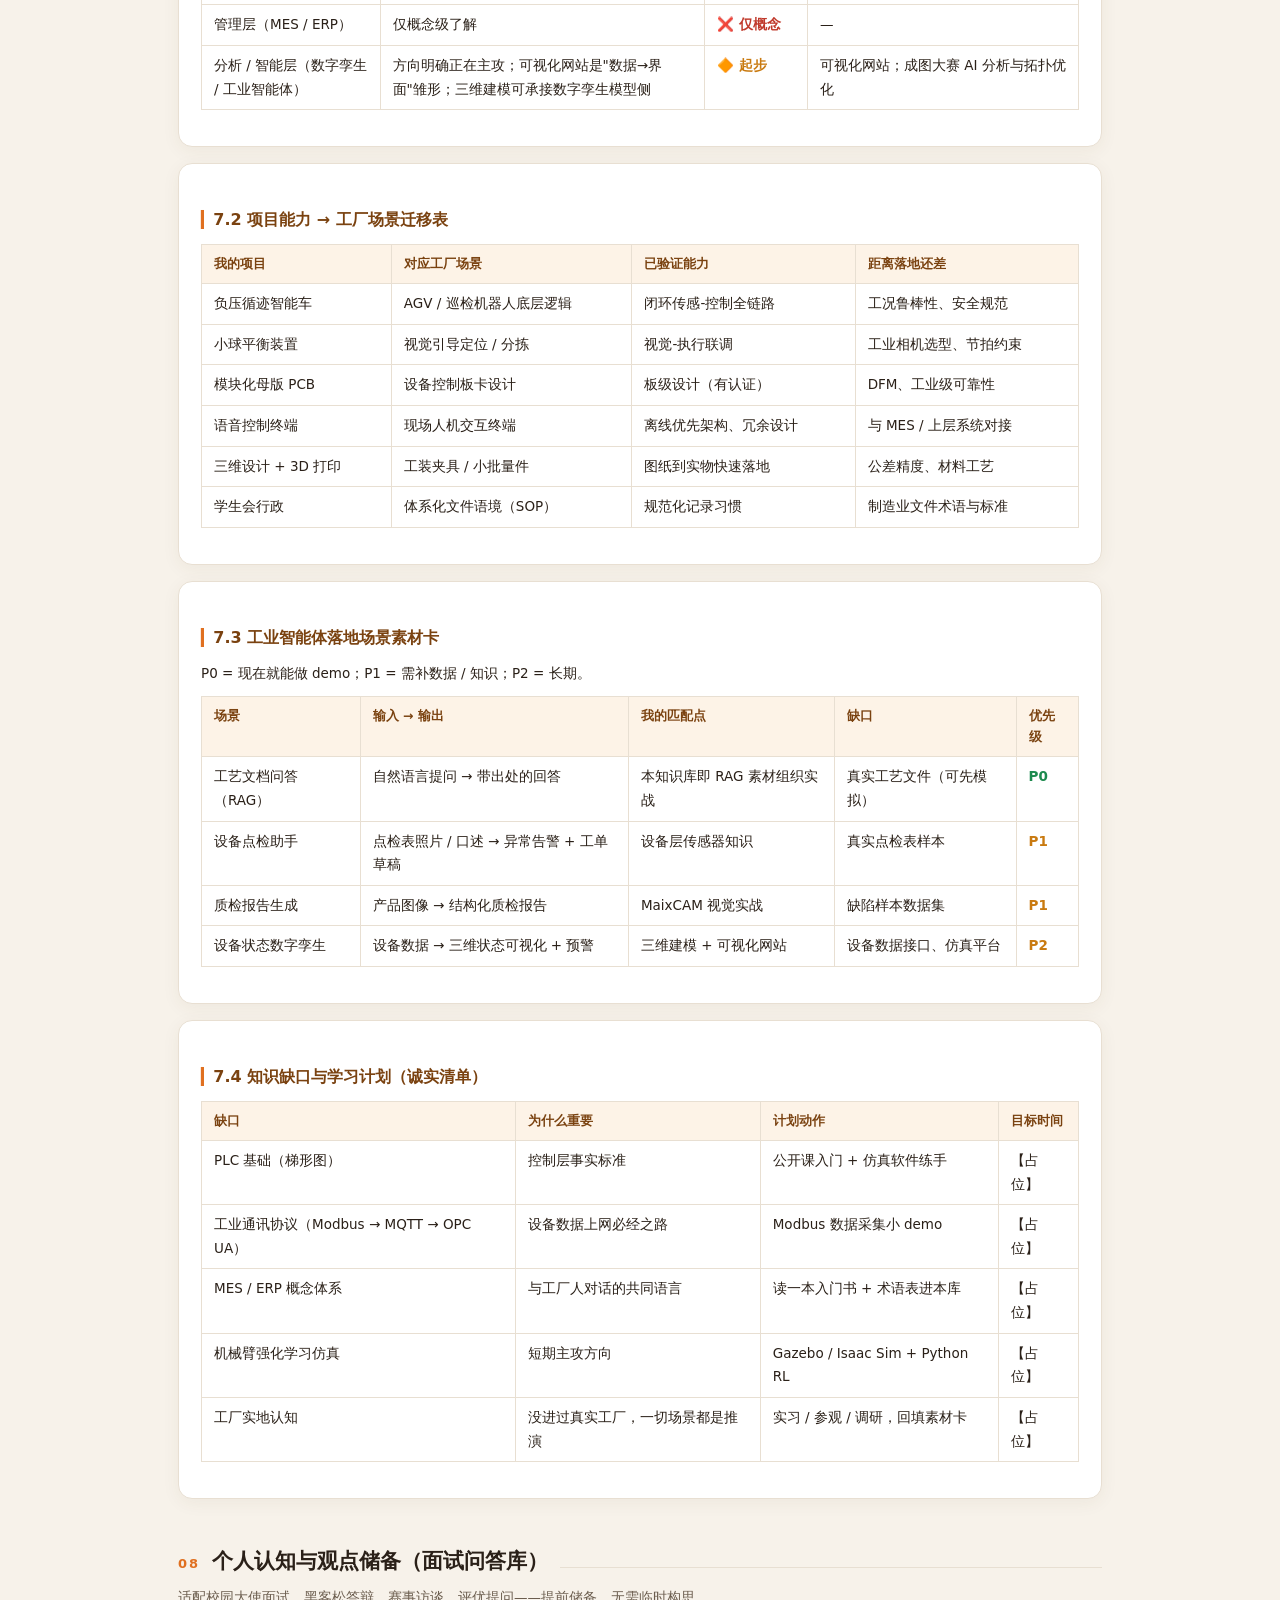
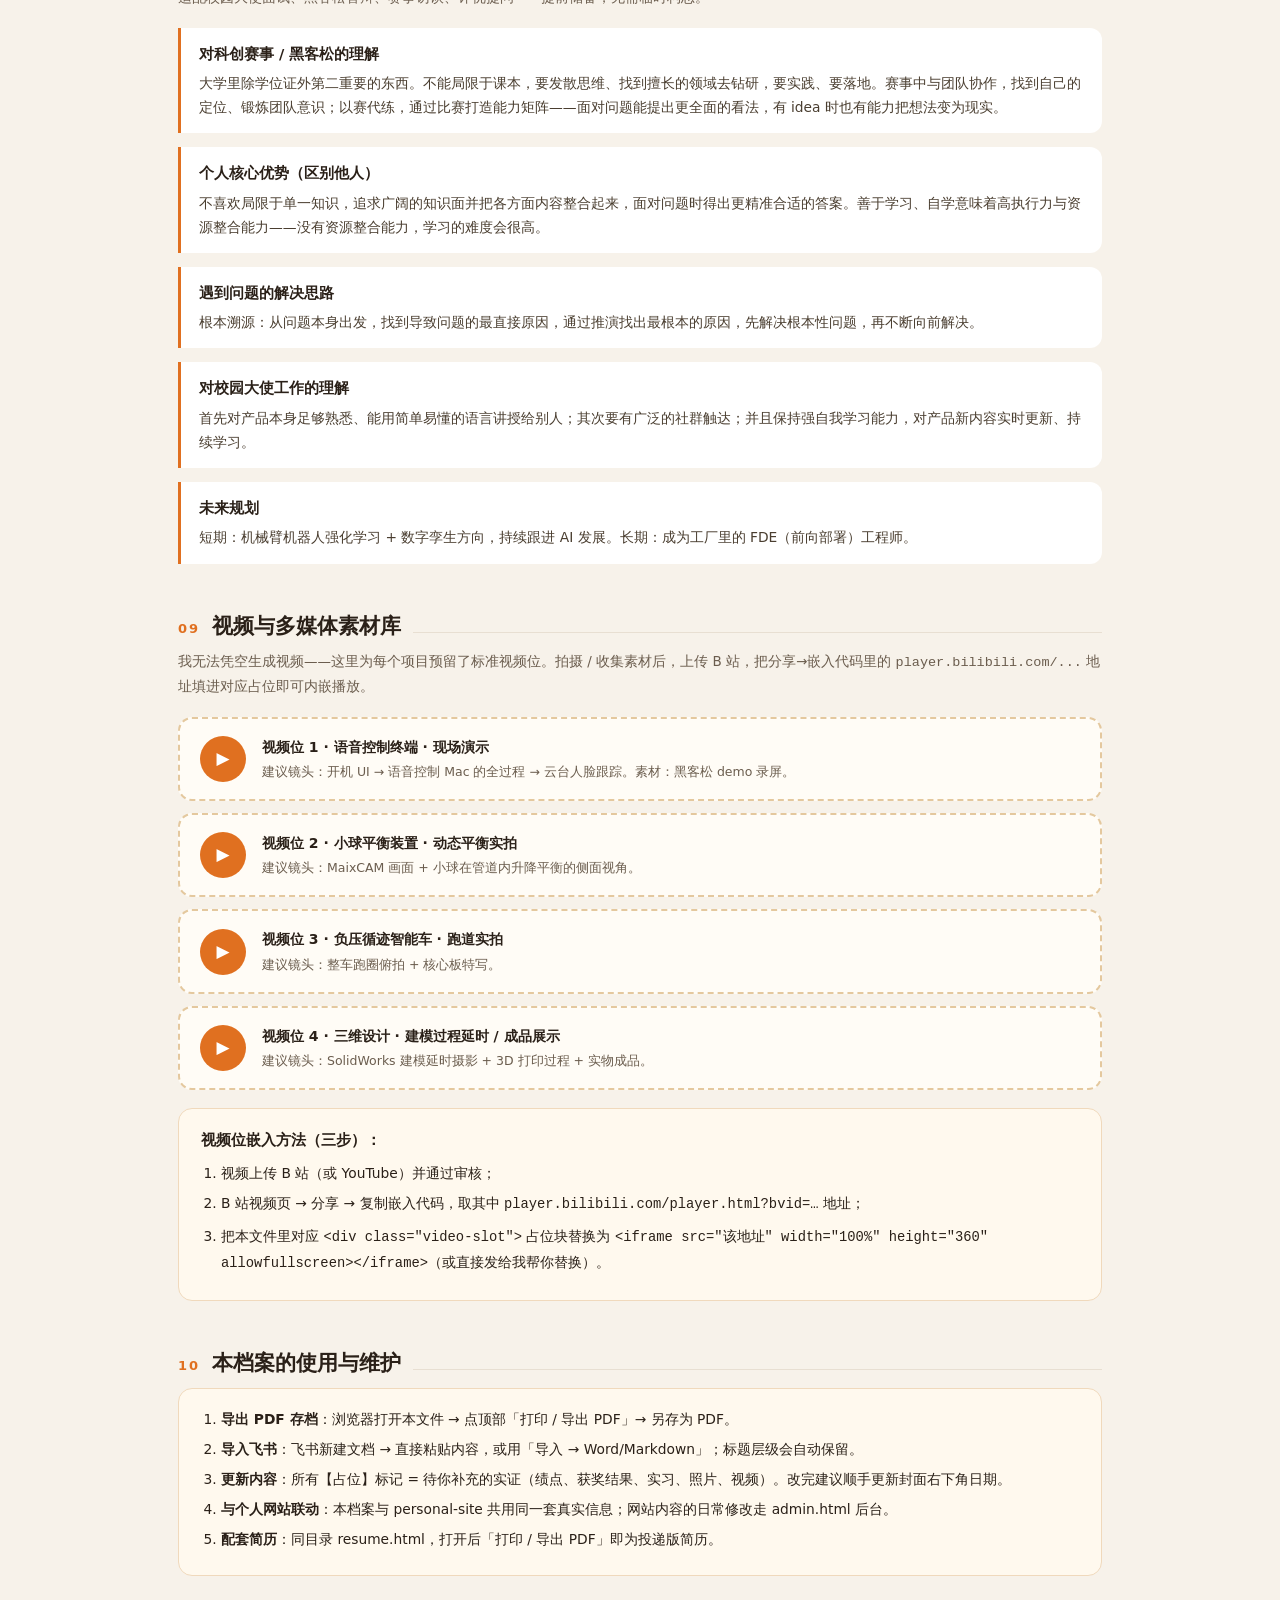
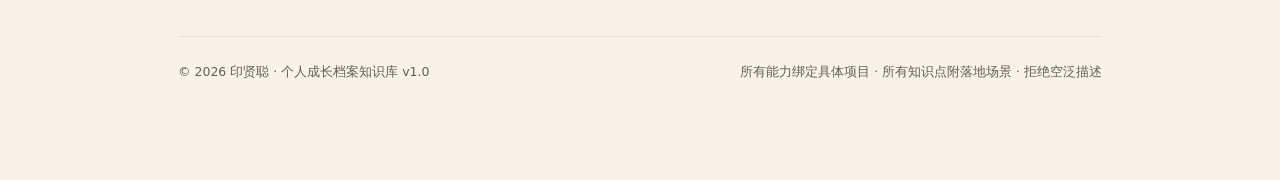
<file: knowledge-base.html>
<!DOCTYPE html>
<html lang="zh-CN">
<head>
<meta charset="UTF-8">
<meta name="viewport" content="width=device-width, initial-scale=1.0">
<title>印贤聪 · 个人成长档案知识库</title>
<style>
  * { margin: 0; padding: 0; box-sizing: border-box; }
  :root {
    --ink: #2A2018;
    --sub: #6B5D4E;
    --orange: #E07020;
    --cream: #FBDBAF;
    --paper: #FFFFFF;
    --bg: #F7F2EA;
    --line: #E8DFD2;
  }
  body {
    font-family: "Microsoft YaHei", "PingFang SC", system-ui, -apple-system, sans-serif;
    background: var(--bg);
    color: var(--ink);
    line-height: 1.75;
    font-size: 15px;
  }
  .wrap { max-width: 980px; margin: 0 auto; padding: 0 28px 80px; }

  /* ===== 封面 ===== */
  .cover {
    padding: 64px 0 40px;
    display: flex;
    gap: 36px;
    align-items: center;
    border-bottom: 3px solid var(--orange);
    margin-bottom: 20px;
    flex-wrap: wrap;
  }
  .cover-photo {
    width: 168px;
    height: 196px;
    border-radius: 16px;
    background: linear-gradient(160deg, #241408, #63300f);
    background-size: cover;
    background-position: center top;
    box-shadow: 0 14px 40px rgba(0,0,0,.18);
    flex: 0 0 auto;
  }
  .cover-info h1 { font-size: 34px; letter-spacing: 2px; }
  .cover-info .en { font-size: 13px; letter-spacing: 4px; color: var(--sub); margin-top: 4px; }
  .cover-info .tags { margin-top: 14px; display: flex; flex-wrap: wrap; gap: 8px; }
  .tag { font-size: 12.5px; background: #FDF3E7; color: #A34A10; border: 1px solid #F0D9BC; border-radius: 999px; padding: 4px 12px; }
  .cover-info .meta { margin-top: 14px; font-size: 13.5px; color: var(--sub); }

  /* ===== 工具栏 ===== */
  .toolbar { display: flex; gap: 10px; flex-wrap: wrap; margin: 18px 0 8px; }
  .toolbar a, .toolbar button {
    font-size: 12.5px; text-decoration: none; color: #A34A10; background: #FDF3E7;
    border: 1px solid #F0D9BC; border-radius: 999px; padding: 6px 14px; cursor: pointer;
  }
  .toolbar a:hover, .toolbar button:hover { background: #FAE7CF; }

  /* ===== 章节 ===== */
  section { margin-top: 44px; }
  h2 {
    font-size: 21px;
    display: flex;
    align-items: baseline;
    gap: 12px;
    margin-bottom: 6px;
  }
  h2 .no { color: var(--orange); font-size: 13px; letter-spacing: 2px; font-weight: 700; }
  h2::after { content: ''; flex: 1; height: 1px; background: var(--line); }
  .sec-desc { color: var(--sub); font-size: 13.5px; margin-bottom: 18px; }
  h3 { font-size: 16px; margin: 22px 0 10px; color: #7A4210; }
  h3::before { content: '▎'; color: var(--orange); }

  .card {
    background: var(--paper);
    border: 1px solid var(--line);
    border-radius: 14px;
    padding: 20px 22px;
    box-shadow: 0 4px 18px rgba(90, 60, 30, 0.06);
  }
  .grid-2 { display: grid; grid-template-columns: 1fr 1fr; gap: 16px; }
  @media (max-width: 760px) { .grid-2 { grid-template-columns: 1fr; } }

  /* 基础信息表 */
  .info-grid { display: grid; grid-template-columns: repeat(auto-fill, minmax(200px, 1fr)); gap: 10px 22px; }
  .info-grid .kv { border-left: 3px solid #F0D9BC; padding-left: 10px; }
  .kv b { display: block; font-size: 11.5px; color: var(--sub); font-weight: 500; letter-spacing: 1px; }
  .kv span { font-size: 14.5px; font-weight: 600; }

  /* 雷达图 */
  .radar-flex { display: flex; gap: 28px; align-items: center; flex-wrap: wrap; }
  .radar-flex svg { flex: 0 0 auto; }
  .radar-legend { flex: 1; min-width: 240px; }
  .legend-row { display: flex; justify-content: space-between; padding: 8px 2px; border-bottom: 1px dashed var(--line); font-size: 14px; }
  .legend-row b { color: var(--orange); }
  .legend-note { font-size: 12.5px; color: var(--sub); margin-top: 12px; }

  /* 时间线 */
  .timeline { position: relative; padding-left: 30px; }
  .timeline::before { content: ''; position: absolute; left: 9px; top: 8px; bottom: 8px; width: 2px; background: linear-gradient(#E07020, #F0D9BC); border-radius: 2px; }
  .tl-item { position: relative; padding-bottom: 26px; }
  .tl-item::before {
    content: ''; position: absolute; left: -27px; top: 6px; width: 12px; height: 12px;
    background: var(--bg); border: 3px solid var(--orange); border-radius: 50%;
  }
  .tl-when { font-size: 12px; color: var(--sub); letter-spacing: 1px; }
  .tl-title { font-size: 15.5px; font-weight: 700; margin: 2px 0; }
  .tl-title .badge { font-size: 10.5px; color: #fff; background: var(--orange); border-radius: 999px; padding: 2px 9px; vertical-align: 2px; margin-left: 8px; font-weight: 500; }
  .tl-desc { font-size: 14px; color: #4A3E30; }
  .tl-tags { margin-top: 6px; display: flex; flex-wrap: wrap; gap: 6px; }
  .tl-tags span { font-size: 11px; background: #FDF3E7; border: 1px solid #F0D9BC; color: #A34A10; border-radius: 6px; padding: 2px 8px; }

  /* 项目卡 */
  .proj {
    display: flex; gap: 20px;
    background: linear-gradient(135deg, #1C0F07, #3A2410);
    border-radius: 16px; padding: 22px; margin-bottom: 18px;
    color: #FBDBAF; border: 1px solid #3A2A18;
  }
  .proj .art-box { flex: 0 0 132px; display: grid; place-items: start; }
  .proj .art-box svg { width: 120px; height: 120px; }
  .proj-body { flex: 1; min-width: 0; }
  .proj-head { display: flex; align-items: baseline; gap: 12px; flex-wrap: wrap; margin-bottom: 4px; }
  .proj-head b { font-size: 16.5px; letter-spacing: 0.5px; }
  .proj-head span { font-size: 12px; color: #D9B98A; }
  .proj p { font-size: 13.5px; line-height: 1.8; color: #E8D3AE; margin-top: 6px; }
  .proj p b { color: #FFD9A8; }
  .proj a { color: #FFB37A; font-size: 12.5px; word-break: break-all; }
  .proj .none { color: #8A7355; font-size: 12.5px; }
  @media (max-width: 700px) { .proj { flex-direction: column; } }

  /* 证书墙 */
  .certs { display: grid; grid-template-columns: repeat(auto-fill, minmax(280px, 1fr)); gap: 12px; }
  .cert { display: flex; gap: 12px; align-items: flex-start; background: var(--paper); border: 1px solid var(--line); border-radius: 12px; padding: 14px 16px; }
  .cert .medal { flex: 0 0 34px; height: 34px; border-radius: 50%; background: #FDF3E7; border: 1px solid #F0D9BC; display: grid; place-items: center; color: var(--orange); font-size: 15px; }
  .cert b { font-size: 13.5px; display: block; }
  .cert i { font-style: normal; font-size: 12px; color: var(--sub); }
  .cert .yr { float: right; font-size: 11.5px; color: var(--orange); font-weight: 700; }

  /* 工厂 KB 表格 */
  table { width: 100%; border-collapse: collapse; font-size: 13.5px; margin: 10px 0 16px; background: var(--paper); }
  th, td { border: 1px solid var(--line); padding: 8px 12px; text-align: left; vertical-align: top; }
  th { background: #FDF3E7; color: #7A4210; font-size: 12.5px; }
  .lv { font-weight: 700; white-space: nowrap; }
  .lv.full { color: #1D8A4E; } .lv.half { color: #C97A10; } .lv.none { color: #C0392B; }

  /* 观点卡 */
  .view { border-left: 3px solid var(--orange); background: var(--paper); border-radius: 0 12px 12px 0; padding: 14px 18px; margin-bottom: 14px; }
  .view b { display: block; font-size: 14.5px; margin-bottom: 4px; }
  .view p { font-size: 13.8px; color: #4A3E30; }

  /* 视频素材位 */
  .video-slot {
    display: flex; gap: 16px; align-items: center;
    border: 2px dashed #E4C89E; border-radius: 14px;
    background: #FFFCF6; padding: 16px 20px; margin-bottom: 12px;
  }
  .video-slot .play {
    flex: 0 0 46px; height: 46px; border-radius: 50%;
    background: var(--orange); color: #fff; display: grid; place-items: center; font-size: 17px;
  }
  .video-slot b { font-size: 14px; display: block; }
  .video-slot p { font-size: 12.5px; color: var(--sub); margin-top: 2px; }
  .video-slot code { background: #F4EAD8; border-radius: 5px; padding: 1px 6px; font-size: 11.5px; }

  /* 使用说明 */
  .howto { background: #FFF9EE; border: 1px solid #F0D9BC; border-radius: 14px; padding: 18px 22px; }
  .howto ol { padding-left: 20px; font-size: 13.8px; }
  .howto li { margin-bottom: 6px; }

  footer { margin-top: 60px; padding: 24px 0; border-top: 1px solid var(--line); color: var(--sub); font-size: 12.5px; display: flex; justify-content: space-between; flex-wrap: wrap; gap: 8px; }

  /* ===== 打印 ===== */
  @media print {
    body { background: #fff; }
    .toolbar { display: none; }
    .wrap { max-width: 100%; padding: 0 6mm; }
    section { page-break-inside: avoid; }
    .proj, .card, .cert, .video-slot, .view { box-shadow: none; }
    * { -webkit-print-color-adjust: exact; print-color-adjust: exact; }
  }
</style>
</head>
<body>
<div class="wrap">

  <!-- ===== 封面 ===== -->
  <div class="cover">
    <div class="cover-photo" style="background-image:url('assets/avatar-processed.png')"></div>
    <div class="cover-info">
      <h1>印贤聪</h1>
      <div class="en">YIN XIANCONG · PERSONAL GROWTH ARCHIVE</div>
      <div class="tags">
        <span class="tag">科创黑客松参赛达人</span>
        <span class="tag">PCB 初级工程师（中国电子学会）</span>
        <span class="tag">智能制造工程本科</span>
        <span class="tag">大厂校园大使（储备）</span>
        <span class="tag">目标：工厂 FDE 工程师</span>
      </div>
      <div class="meta">齐鲁理工学院 · 智能制造工程 2025 级 ｜ 济南（求学）· 广州（常驻）｜ 2006.10</div>
    </div>
  </div>

  <div class="toolbar">
    <button onclick="window.print()">🖨 打印 / 导出 PDF</button>
    <a href="resume.html">📄 打开配套简历（投实习用）</a>
    <a href="personal-site/index.html">🏠 打开个人网站</a>
  </div>

  <!-- ===== 01 基础信息 ===== -->
  <section id="s1">
    <h2><span class="no">01</span>基础核心信息</h2>
    <div class="card">
      <div class="info-grid">
        <div class="kv"><b>姓名 / 性别</b><span>印贤聪 · 男</span></div>
        <div class="kv"><b>出生年月</b><span>2006.10</span></div>
        <div class="kv"><b>院校</b><span>齐鲁理工学院</span></div>
        <div class="kv"><b>专业 / 学历</b><span>智能制造工程 · 本科</span></div>
        <div class="kv"><b>就读时间</b><span>2025.09 — 2029.09</span></div>
        <div class="kv"><b>政治面貌</b><span>团员</span></div>
        <div class="kv"><b>联系电话</b><span>18620990303</span></div>
        <div class="kv"><b>电子邮箱</b><span>195311697@qq.com</span></div>
        <div class="kv"><b>城市</b><span>济南（求学）· 广州（常驻）</span></div>
        <div class="kv"><b>GitHub</b><span>github.com/ccccongggg</span></div>
      </div>
      <p style="margin-top:14px;font-size:13px;color:var(--sub);">主修课程 / 绩点排名：【占位 · 到教务系统查询后填写】</p>
    </div>
  </section>

  <!-- ===== 02 能力总览 ===== -->
  <section id="s2">
    <h2><span class="no">02</span>能力总览（自评雷达）</h2>
    <p class="sec-desc">熟练度 1–5 自评，依据为下方项目实证；技能熟练度可在后台随时修正。</p>
    <div class="card radar-flex">
      <svg width="320" height="320" viewBox="0 0 320 320" role="img" aria-label="能力雷达图">
        <g stroke="#E8DFD2" fill="none">
          <polygon points="160,55 259.9,127.6 221.7,244.9 98.3,244.9 60.1,127.6"/>
          <polygon points="160,76 239.9,134.1 209.4,227.9 110.6,227.9 80.1,134.1"/>
          <polygon points="160,97 219.9,140.5 197,210.9 123,210.9 100.1,140.5"/>
          <polygon points="160,118 199.9,147 184.7,193.9 135.3,193.9 120.1,147"/>
          <polygon points="160,139 179.9,153.5 172.3,176.9 147.7,176.9 140.1,153.5"/>
          <line x1="160" y1="160" x2="160" y2="55"/><line x1="160" y1="160" x2="259.9" y2="127.6"/>
          <line x1="160" y1="160" x2="221.7" y2="244.9"/><line x1="160" y1="160" x2="98.3" y2="244.9"/>
          <line x1="160" y1="160" x2="60.1" y2="127.6"/>
        </g>
        <polygon points="160,86.5 239.9,134.1 209.4,227.9 123,211 90.1,137.3"
                 fill="rgba(224,112,32,0.18)" stroke="#E07020" stroke-width="2.5" stroke-linejoin="round"/>
        <g fill="#E07020">
          <circle cx="160" cy="86.5" r="4"/><circle cx="239.9" cy="134.1" r="4"/>
          <circle cx="209.4" cy="227.9" r="4"/><circle cx="123" cy="211" r="4"/>
          <circle cx="90.1" cy="137.3" r="4"/>
        </g>
        <g font-size="12.5" fill="#2A2018" font-weight="600">
          <text x="160" y="40" text-anchor="middle">嵌入式开发</text>
          <text x="268" y="122" text-anchor="start">PCB 硬件</text>
          <text x="228" y="262" text-anchor="start">三维设计</text>
          <text x="92" y="262" text-anchor="end">视觉 / AI</text>
          <text x="52" y="122" text-anchor="end">协作表达</text>
        </g>
        <g font-size="10" fill="#A34A10">
          <text x="160" y="92" text-anchor="middle">3.5</text>
          <text x="243" y="128" text-anchor="start">4.0</text>
          <text x="213" y="236" text-anchor="start">4.0</text>
          <text x="127" y="205" text-anchor="start">3.0</text>
          <text x="86" y="131" text-anchor="end">3.5</text>
        </g>
      </svg>
      <div class="radar-legend">
        <div class="legend-row"><span>PCB 硬件设计（认证 + 多块实战板）</span><b>4.0</b></div>
        <div class="legend-row"><span>机械三维成图（省赛双奖 + 国赛参赛）</span><b>4.0</b></div>
        <div class="legend-row"><span>嵌入式开发（C / 单片机 / UI）</span><b>3.5</b></div>
        <div class="legend-row"><span>协作表达（辩论最佳辩手 / 学生会）</span><b>3.5</b></div>
        <div class="legend-row"><span>视觉与 AI 应用（MaixCAM / AI 轻量化）</span><b>3.0</b></div>
        <p class="legend-note">评分依据全部来自下方项目实证，拒绝空泛自评。短攻方向：机械臂强化学习、数字孪生。</p>
      </div>
    </div>
  </section>

  <!-- ===== 03 成长时间线 ===== -->
  <section id="s3">
    <h2><span class="no">03</span>成长时间线</h2>
    <div class="card">
      <div class="timeline">
        <div class="tl-item">
          <div class="tl-when">2026.08</div>
          <div class="tl-title">SheNicest 裂变 · 千人黑客松<span class="badge">核心开发 & 项目负责人</span></div>
          <div class="tl-desc">2 人团队打造实体语音控制终端（详见 04 项目档案 P1）。</div>
          <div class="tl-tags"><span>黑客松</span><span>AI 硬件</span><span>3D 打印</span><span>嵌入式</span></div>
        </div>
        <div class="tl-item">
          <div class="tl-when">2026.07</div>
          <div class="tl-title">全国大学生电子设计竞赛<span class="badge">队长 / 硬件负责人</span></div>
          <div class="tl-desc">模块化母版 PCB + MaixCAM 视觉小球平衡系统（详见 P2）。</div>
          <div class="tl-tags"><span>PCB</span><span>机器视觉</span></div>
        </div>
        <div class="tl-item">
          <div class="tl-when">2026.07</div>
          <div class="tl-title">全国大学生智能汽车竞赛<span class="badge">队长 / 硬件负责人</span></div>
          <div class="tl-desc">70×50mm 一体化核心板 + 负压吸附循迹（详见 P3）。</div>
          <div class="tl-tags"><span>PCB</span><span>电路设计</span></div>
        </div>
        <div class="tl-item">
          <div class="tl-when">2026.06</div>
          <div class="tl-title">全国大学生先进成图大赛<span class="badge">团队核心成员</span></div>
          <div class="tl-desc">主赛项 + 轻量化设计分赛项；AI 轻量化、运动 / 受力分析、拓扑优化。</div>
          <div class="tl-tags"><span>三维设计</span><span>AI 应用</span></div>
        </div>
        <div class="tl-item">
          <div class="tl-when">2026.05</div>
          <div class="tl-title">第二十三届山东省机电产品创新设计大赛<span class="badge">三维设计负责人 · 省二等奖</span></div>
          <div class="tl-desc">三维建模并搭建实物（详见 P4）。</div>
          <div class="tl-tags"><span>三维设计</span><span>机械</span></div>
        </div>
        <div class="tl-item">
          <div class="tl-when">2025.09 — 至今</div>
          <div class="tl-title">入学齐鲁理工学院 · 智能制造工程<span class="badge">进行中</span></div>
          <div class="tl-desc">获省成图大赛双奖、校级辩论赛最佳辩手、军训训练标兵；任学生会办公室部干事（会议 / 物资 / 文书 / 活动支持）；获中国电子学会 PCB 初级工程师认证、C 语言计算机二级。</div>
          <div class="tl-tags"><span>本科在读</span><span>学生会</span><span>最佳辩手</span></div>
        </div>
      </div>
    </div>
  </section>

  <!-- ===== 04 项目档案 ===== -->
  <section id="s4">
    <h2><span class="no">04</span>赛事项目全记录</h2>
    <p class="sec-desc">每个项目 = 背景初衷 + 个人职责 + 成果收获 + 仓库 + 视频位。</p>

    <div class="proj">
      <div class="art-box"><svg viewBox="0 0 120 120" fill="none" stroke="#F5A455" stroke-width="2.5" stroke-linecap="round" stroke-linejoin="round"><rect x="24" y="46" width="72" height="48" rx="9"/><rect x="33" y="55" width="54" height="24" rx="4" stroke="#FBDBAF" stroke-opacity="0.55" stroke-width="2"/><path d="M42 66h18" stroke="#FBDBAF" stroke-opacity="0.55" stroke-width="2"/><circle cx="76" cy="66" r="3" fill="#F5A455" stroke="none"/><path d="M60 46V34"/><circle cx="60" cy="29" r="3.5"/><path d="M74 22c6 5 6 11 0 16" stroke="#FBDBAF" stroke-opacity="0.55" stroke-width="2"/><path d="M83 15c10 9 10 21 0 30" stroke="#FBDBAF" stroke-opacity="0.35" stroke-width="2"/></svg></div>
      <div class="proj-body">
        <div class="proj-head"><b>P1 · 实体语音控制终端</b><span>SheNicest 千人黑客松 · 2026.08 · 2 人团队</span></div>
        <p><b>背景初衷</b>：市面 AI 语音助手 / 桌宠多为"闲聊为主、控制为辅"，依赖固定指令与云端，稳定性与隐私不足。本项目反其道：以 Mac 电脑自动化控制为核心、AI 对话为辅助，架构上首创<b>"控制指令优先调度"</b>，业务全自研、仅用乐鑫官方驱动，双供电 + WiFi/USB 双链路冗余，支持全链路本地化离线部署——低延迟、高可靠、可离线。</p>
        <p><b>个人核心职责</b>：① 外观三维设计（多方案设计 + 3D 打印实体化）② 嵌入式开发（开机界面与互动 UI）③ 二维云台二次开发（人脸跟踪 / 人脸识别）④ 可视化网站独立开发。</p>
        <p><b>成果与收获</b>：完整跑通黑客松 AI 硬件开发全流程；建立"AI 生成三维 → 3D 打印落地"的完整认知；项目获奖结果：【占位 · 待公布后回填】。</p>
        <p class="none">仓库：待整理上传 ｜ 视频位：见 09 素材库</p>
      </div>
    </div>

    <div class="proj">
      <div class="art-box"><svg viewBox="0 0 120 120" fill="none" stroke="#F5A455" stroke-width="2.5" stroke-linecap="round" stroke-linejoin="round"><line x1="36" y1="22" x2="36" y2="98"/><line x1="84" y1="22" x2="84" y2="98"/><circle cx="60" cy="52" r="11"/><circle cx="60" cy="52" r="3" fill="#F5A455" stroke="none"/><path d="M60 84v14" stroke="#FBDBAF" stroke-opacity="0.55" stroke-width="2"/><path d="M52 90l8 9 8-9" stroke="#FBDBAF" stroke-opacity="0.55" stroke-width="2"/><path d="M26 98h68"/></svg></div>
      <div class="proj-body">
        <div class="proj-head"><b>P2 · 小球平衡控制装置</b><span>全国大学生电子设计竞赛 · 2026.07 · 队长 / 硬件负责人</span></div>
        <p><b>核心工作</b>：设计模板母版 PCB，各传感器模块以<b>拔插形式</b>连接母版、实现板间通讯；使用 MaixCAM 摄像头与步进电机、齿轮传动机构，实现小球在水管内升降并保持<b>动态平衡</b>；同时完成小车底盘循迹代码。</p>
        <p><b>锻炼能力</b>：板级系统设计、视觉-执行联调、多模块协同。</p>
        <p><a href="/projects.html">→ 项目档案（源码可应要求提供）</a></p>
      </div>
    </div>

    <div class="proj">
      <div class="art-box"><svg viewBox="0 0 120 120" fill="none" stroke="#F5A455" stroke-width="2.5" stroke-linecap="round" stroke-linejoin="round"><path d="M20 76h18l9-13h26l10 13h17a5 5 0 0 1 5 5v9a5 5 0 0 1-5 5H25a5 5 0 0 1-5-5v-9a5 5 0 0 1 5-5z"/><circle cx="40" cy="93" r="8"/><circle cx="84" cy="93" r="8"/><circle cx="40" cy="93" r="2.5" fill="#F5A455" stroke="none"/><circle cx="84" cy="93" r="2.5" fill="#F5A455" stroke="none"/><path d="M14 107h92" stroke-dasharray="7 7" stroke="#FBDBAF" stroke-opacity="0.5" stroke-width="2"/></svg></div>
      <div class="proj-body">
        <div class="proj-head"><b>P3 · 负压循迹智能车</b><span>全国大学生智能汽车竞赛 · 2026.07 · 队长 / 硬件负责人</span></div>
        <p><b>核心工作</b>：自主设计 <b>70×50mm 一体化 PCB 核心板</b>——运放、MCU 模块、MPU6050、电源、主控全部集成于一板；连接电条驱动负压电机使底盘吸附地板；循迹端采用高精度电感采集模拟信号，经 ADC 转换后实时控制电机，实现稳定循迹。底盘结构亦为自行设计。</p>
        <p><b>成果与收获</b>：PCB 设计能力大幅提升，从 PCB 小白成长为初级 PCB 工程师（获中国电子学会认证），对底层电路原理理解显著加深。</p>
        <p><a href="/projects.html">→ 项目档案（源码可应要求提供）</a></p>
      </div>
    </div>

    <div class="proj">
      <div class="art-box"><svg viewBox="0 0 120 120" fill="none" stroke="#F5A455" stroke-width="2.5" stroke-linecap="round" stroke-linejoin="round"><path d="M60 18 94 38v44L60 102 26 82V38z"/><path d="M26 38l34 20 34-20M60 58v44" stroke="#FBDBAF" stroke-opacity="0.55" stroke-width="2"/><circle cx="60" cy="18" r="3" fill="#F5A455" stroke="none"/><circle cx="94" cy="38" r="3" fill="#F5A455" stroke="none"/><circle cx="26" cy="38" r="3" fill="#F5A455" stroke="none"/><circle cx="60" cy="102" r="3" fill="#F5A455" stroke="none"/></svg></div>
      <div class="proj-body">
        <div class="proj-head"><b>P4 · 机电创新 · 三维设计与实物</b><span>第二十三届山东省机电产品创新设计大赛 · 2026.05 · 三维设计负责人</span></div>
        <p><b>核心工作</b>：负责团队三维模型设计并搭建实物，获<b>省级二等奖</b>。由此建立对嵌入式开发、机械三维设计与完整开发流程的整体认识。</p>
        <p><a href="/projects.html">→ 项目档案（源码可应要求提供）</a></p>
      </div>
    </div>

    <div class="proj">
      <div class="art-box"><svg viewBox="0 0 120 120" fill="none" stroke="#F5A455" stroke-width="2.5" stroke-linecap="round" stroke-linejoin="round"><circle cx="60" cy="24" r="5.5"/><path d="M57 29 42 92"/><path d="M63 29 78 92"/><path d="M42 92h9M69 92h9" stroke="#FBDBAF" stroke-opacity="0.55" stroke-width="2"/><path d="M32 78q28 16 56 0" stroke="#FBDBAF" stroke-opacity="0.45" stroke-width="2"/><path d="M48 16h24" stroke="#FBDBAF" stroke-opacity="0.55" stroke-width="2"/></svg></div>
      <div class="proj-body">
        <div class="proj-head"><b>P5 · 先进成图 · 主赛项 + 轻量化设计</b><span>全国大学生先进成图大赛 · 2026.06 · 团队核心成员</span></div>
        <p><b>核心工作</b>：参加团队主赛项与轻量化设计分赛项。对三维图纸观察、空间理解与设计技巧大幅提升；接触 <b>AI 轻量化设计、运动分析、受力分析与拓扑优化</b>。</p>
        <p><a href="/projects.html">→ 项目档案（源码可应要求提供）</a></p>
      </div>
    </div>
  </section>

  <!-- ===== 05 荣誉与证书 ===== -->
  <section id="s5">
    <h2><span class="no">05</span>荣誉与证书墙</h2>
    <div class="certs">
      <div class="cert"><div class="medal">🏅</div><div><span class="yr">2026</span><b>机电产品创新设计大赛 · 省二等奖</b><i>第二十三届山东省大学生机电产品创新设计大赛</i></div></div>
      <div class="cert"><div class="medal">🏅</div><div><span class="yr">2026</span><b>成图大赛 · 轻量化设计与 AI 应用 二等奖</b><i>第十八届山东省大学生成图大赛</i></div></div>
      <div class="cert"><div class="medal">🏅</div><div><span class="yr">2026</span><b>成图大赛 · 机械成图技术 团体三等奖</b><i>第十八届山东省大学生成图大赛</i></div></div>
      <div class="cert"><div class="medal">🛠</div><div><span class="yr">2025</span><b>PCB 初级工程师 认证</b><i>中国电子学会</i></div></div>
      <div class="cert"><div class="medal">💬</div><div><span class="yr">2026</span><b>校级辩论赛 · 最佳辩手</b><i>齐鲁理工学院</i></div></div>
      <div class="cert"><div class="medal">📜</div><div><span class="yr">2025</span><b>研学旅游指导（策划与管理）培训证书</b><i>人社能建中心</i></div></div>
      <div class="cert"><div class="medal">💻</div><div><span class="yr">—</span><b>计算机二级（C 语言）</b><i>教育部考试中心</i></div></div>
      <div class="cert"><div class="medal">🎖</div><div><span class="yr">2025</span><b>新生军训 · 训练标兵</b><i>齐鲁理工学院</i></div></div>
    </div>
  </section>

  <!-- ===== 06 校园任职 ===== -->
  <section id="s6">
    <h2><span class="no">06</span>校园官方任职</h2>
    <div class="card">
      <h3>学生会办公室部 · 干事（2025.10 — 2026.10）</h3>
      <p style="font-size:14px;">会议管理（例会签到、记录、文件归档、工作台账）· 物资管理（登记、借用、盘点）· 文书整理（通知 / 简报 / 总结）· 活动协助（后勤对接与流程支持）。</p>
      <p style="font-size:13.5px;color:var(--sub);margin-top:8px;">收获：规范化行政工作能力、细致严谨的工作思维、文书与物资管理技能、沟通对接与团队协作。</p>
      <p style="font-size:13px;color:var(--sub);margin-top:8px;">大厂校园大使经历：【占位 · 档案中标注"储备"，落地后补充品牌 / 活动 / 数据】</p>
    </div>
  </section>

  <!-- ===== 07 工厂场景知识库 ===== -->
  <section id="s7">
    <h2><span class="no">07</span>工厂场景专用知识库 v0.1</h2>
    <p class="sec-desc">定位：工业智能体素材库 + FDE 职业路线图。写作原则：所有能力绑定具体项目、所有知识点附落地场景、拒绝空泛描述。</p>

    <div class="card">
      <h3>7.1 工厂认知地图（当前水平 · 诚实版）</h3>
      <table>
        <tr><th>工厂技术栈层级</th><th>我了解的内容</th><th>掌握程度</th><th>证据 / 来源</th></tr>
        <tr><td>设备层（传感器 / 执行器 / 电机驱动）</td><td>电感模拟信号采集、ADC、步进电机与齿轮传动、舵机、直流电机驱动</td><td class="lv full">✅ 亲手做过</td><td>智能车电感 ADC 循迹；电子设计 MaixCAM + 步进电机；黑客松云台</td></tr>
        <tr><td>控制层（MCU / PLC）</td><td>MCU 裸机开发有实战（C 语言）；PLC 未接触</td><td class="lv half">🔶 一半</td><td>循迹代码、开机 UI、控制调度自研；PLC → 学习计划</td></tr>
        <tr><td>边缘 / 网络层（总线 / OPC UA / MQTT）</td><td>消费级网络冗余经验（WiFi/USB 双链路）；工业协议未接触</td><td class="lv none">❌ 未接触</td><td>语音终端双链路设计</td></tr>
        <tr><td>管理层（MES / ERP）</td><td>仅概念级了解</td><td class="lv none">❌ 仅概念</td><td>—</td></tr>
        <tr><td>分析 / 智能层（数字孪生 / 工业智能体）</td><td>方向明确正在主攻；可视化网站是"数据→界面"雏形；三维建模可承接数字孪生模型侧</td><td class="lv half">🔶 起步</td><td>可视化网站；成图大赛 AI 分析与拓扑优化</td></tr>
      </table>
    </div>

    <div class="card" style="margin-top:16px;">
      <h3>7.2 项目能力 → 工厂场景迁移表</h3>
      <table>
        <tr><th>我的项目</th><th>对应工厂场景</th><th>已验证能力</th><th>距离落地还差</th></tr>
        <tr><td>负压循迹智能车</td><td>AGV / 巡检机器人底层逻辑</td><td>闭环传感-控制全链路</td><td>工况鲁棒性、安全规范</td></tr>
        <tr><td>小球平衡装置</td><td>视觉引导定位 / 分拣</td><td>视觉-执行联调</td><td>工业相机选型、节拍约束</td></tr>
        <tr><td>模块化母版 PCB</td><td>设备控制板卡设计</td><td>板级设计（有认证）</td><td>DFM、工业级可靠性</td></tr>
        <tr><td>语音控制终端</td><td>现场人机交互终端</td><td>离线优先架构、冗余设计</td><td>与 MES / 上层系统对接</td></tr>
        <tr><td>三维设计 + 3D 打印</td><td>工装夹具 / 小批量件</td><td>图纸到实物快速落地</td><td>公差精度、材料工艺</td></tr>
        <tr><td>学生会行政</td><td>体系化文件语境（SOP）</td><td>规范化记录习惯</td><td>制造业文件术语与标准</td></tr>
      </table>
    </div>

    <div class="card" style="margin-top:16px;">
      <h3>7.3 工业智能体落地场景素材卡</h3>
      <p style="font-size:13.5px;">P0 = 现在就能做 demo；P1 = 需补数据 / 知识；P2 = 长期。</p>
      <table>
        <tr><th>场景</th><th>输入 → 输出</th><th>我的匹配点</th><th>缺口</th><th>优先级</th></tr>
        <tr><td>工艺文档问答（RAG）</td><td>自然语言提问 → 带出处的回答</td><td>本知识库即 RAG 素材组织实战</td><td>真实工艺文件（可先模拟）</td><td class="lv full">P0</td></tr>
        <tr><td>设备点检助手</td><td>点检表照片 / 口述 → 异常告警 + 工单草稿</td><td>设备层传感器知识</td><td>真实点检表样本</td><td class="lv half">P1</td></tr>
        <tr><td>质检报告生成</td><td>产品图像 → 结构化质检报告</td><td>MaixCAM 视觉实战</td><td>缺陷样本数据集</td><td class="lv half">P1</td></tr>
        <tr><td>设备状态数字孪生</td><td>设备数据 → 三维状态可视化 + 预警</td><td>三维建模 + 可视化网站</td><td>设备数据接口、仿真平台</td><td class="lv half">P2</td></tr>
      </table>
    </div>

    <div class="card" style="margin-top:16px;">
      <h3>7.4 知识缺口与学习计划（诚实清单）</h3>
      <table>
        <tr><th>缺口</th><th>为什么重要</th><th>计划动作</th><th>目标时间</th></tr>
        <tr><td>PLC 基础（梯形图）</td><td>控制层事实标准</td><td>公开课入门 + 仿真软件练手</td><td>【占位】</td></tr>
        <tr><td>工业通讯协议（Modbus → MQTT → OPC UA）</td><td>设备数据上网必经之路</td><td>Modbus 数据采集小 demo</td><td>【占位】</td></tr>
        <tr><td>MES / ERP 概念体系</td><td>与工厂人对话的共同语言</td><td>读一本入门书 + 术语表进本库</td><td>【占位】</td></tr>
        <tr><td>机械臂强化学习仿真</td><td>短期主攻方向</td><td>Gazebo / Isaac Sim + Python RL</td><td>【占位】</td></tr>
        <tr><td>工厂实地认知</td><td>没进过真实工厂，一切场景都是推演</td><td>实习 / 参观 / 调研，回填素材卡</td><td>【占位】</td></tr>
      </table>
    </div>
  </section>

  <!-- ===== 08 个人认知与观点 ===== -->
  <section id="s8">
    <h2><span class="no">08</span>个人认知与观点储备（面试问答库）</h2>
    <p class="sec-desc">适配校园大使面试、黑客松答辩、赛事访谈、评优提问——提前储备，无需临时构思。</p>
    <div class="view"><b>对科创赛事 / 黑客松的理解</b><p>大学里除学位证外第二重要的东西。不能局限于课本，要发散思维、找到擅长的领域去钻研，要实践、要落地。赛事中与团队协作，找到自己的定位、锻炼团队意识；以赛代练，通过比赛打造能力矩阵——面对问题能提出更全面的看法，有 idea 时也有能力把想法变为现实。</p></div>
    <div class="view"><b>个人核心优势（区别他人）</b><p>不喜欢局限于单一知识，追求广阔的知识面并把各方面内容整合起来，面对问题时得出更精准合适的答案。善于学习、自学意味着高执行力与资源整合能力——没有资源整合能力，学习的难度会很高。</p></div>
    <div class="view"><b>遇到问题的解决思路</b><p>根本溯源：从问题本身出发，找到导致问题的最直接原因，通过推演找出最根本的原因，先解决根本性问题，再不断向前解决。</p></div>
    <div class="view"><b>对校园大使工作的理解</b><p>首先对产品本身足够熟悉、能用简单易懂的语言讲授给别人；其次要有广泛的社群触达；并且保持强自我学习能力，对产品新内容实时更新、持续学习。</p></div>
    <div class="view"><b>未来规划</b><p>短期：机械臂机器人强化学习 + 数字孪生方向，持续跟进 AI 发展。长期：成为工厂里的 FDE（前向部署）工程师。</p></div>
  </section>

  <!-- ===== 09 视频与多媒体素材库 ===== -->
  <section id="s9">
    <h2><span class="no">09</span>视频与多媒体素材库</h2>
    <p class="sec-desc">我无法凭空生成视频——这里为每个项目预留了标准视频位。拍摄 / 收集素材后，上传 B 站，把分享→嵌入代码里的 <code>player.bilibili.com/...</code> 地址填进对应占位即可内嵌播放。</p>
    <div class="video-slot"><div class="play">▶</div><div><b>视频位 1 · 语音控制终端 · 现场演示</b><p>建议镜头：开机 UI → 语音控制 Mac 的全过程 → 云台人脸跟踪。素材：黑客松 demo 录屏。</p></div></div>
    <div class="video-slot"><div class="play">▶</div><div><b>视频位 2 · 小球平衡装置 · 动态平衡实拍</b><p>建议镜头：MaixCAM 画面 + 小球在管道内升降平衡的侧面视角。</p></div></div>
    <div class="video-slot"><div class="play">▶</div><div><b>视频位 3 · 负压循迹智能车 · 跑道实拍</b><p>建议镜头：整车跑圈俯拍 + 核心板特写。</p></div></div>
    <div class="video-slot"><div class="play">▶</div><div><b>视频位 4 · 三维设计 · 建模过程延时 / 成品展示</b><p>建议镜头：SolidWorks 建模延时摄影 + 3D 打印过程 + 实物成品。</p></div></div>
    <div class="howto" style="margin-top:18px;">
      <b>视频位嵌入方法（三步）：</b>
      <ol style="margin-top:8px;">
        <li>视频上传 B 站（或 YouTube）并通过审核；</li>
        <li>B 站视频页 → 分享 → 复制嵌入代码，取其中 <code>player.bilibili.com/player.html?bvid=…</code> 地址；</li>
        <li>把本文件里对应 <code>&lt;div class="video-slot"&gt;</code> 占位块替换为 <code>&lt;iframe src="该地址" width="100%" height="360" allowfullscreen&gt;&lt;/iframe&gt;</code>（或直接发给我帮你替换）。</li>
      </ol>
    </div>
  </section>

  <!-- ===== 10 使用说明 ===== -->
  <section id="s10">
    <h2><span class="no">10</span>本档案的使用与维护</h2>
    <div class="howto">
      <ol>
        <li><b>导出 PDF 存档</b>：浏览器打开本文件 → 点顶部「打印 / 导出 PDF」→ 另存为 PDF。</li>
        <li><b>导入飞书</b>：飞书新建文档 → 直接粘贴内容，或用「导入 → Word/Markdown」；标题层级会自动保留。</li>
        <li><b>更新内容</b>：所有【占位】标记 = 待你补充的实证（绩点、获奖结果、实习、照片、视频）。改完建议顺手更新封面右下角日期。</li>
        <li><b>与个人网站联动</b>：本档案与 personal-site 共用同一套真实信息；网站内容的日常修改走 admin.html 后台。</li>
        <li><b>配套简历</b>：同目录 resume.html，打开后「打印 / 导出 PDF」即为投递版简历。</li>
      </ol>
    </div>
  </section>

  <footer>
    <span>© 2026 印贤聪 · 个人成长档案知识库 v1.0</span>
    <span>所有能力绑定具体项目 · 所有知识点附落地场景 · 拒绝空泛描述</span>
  </footer>
</div>
</body>
</html>
</file>
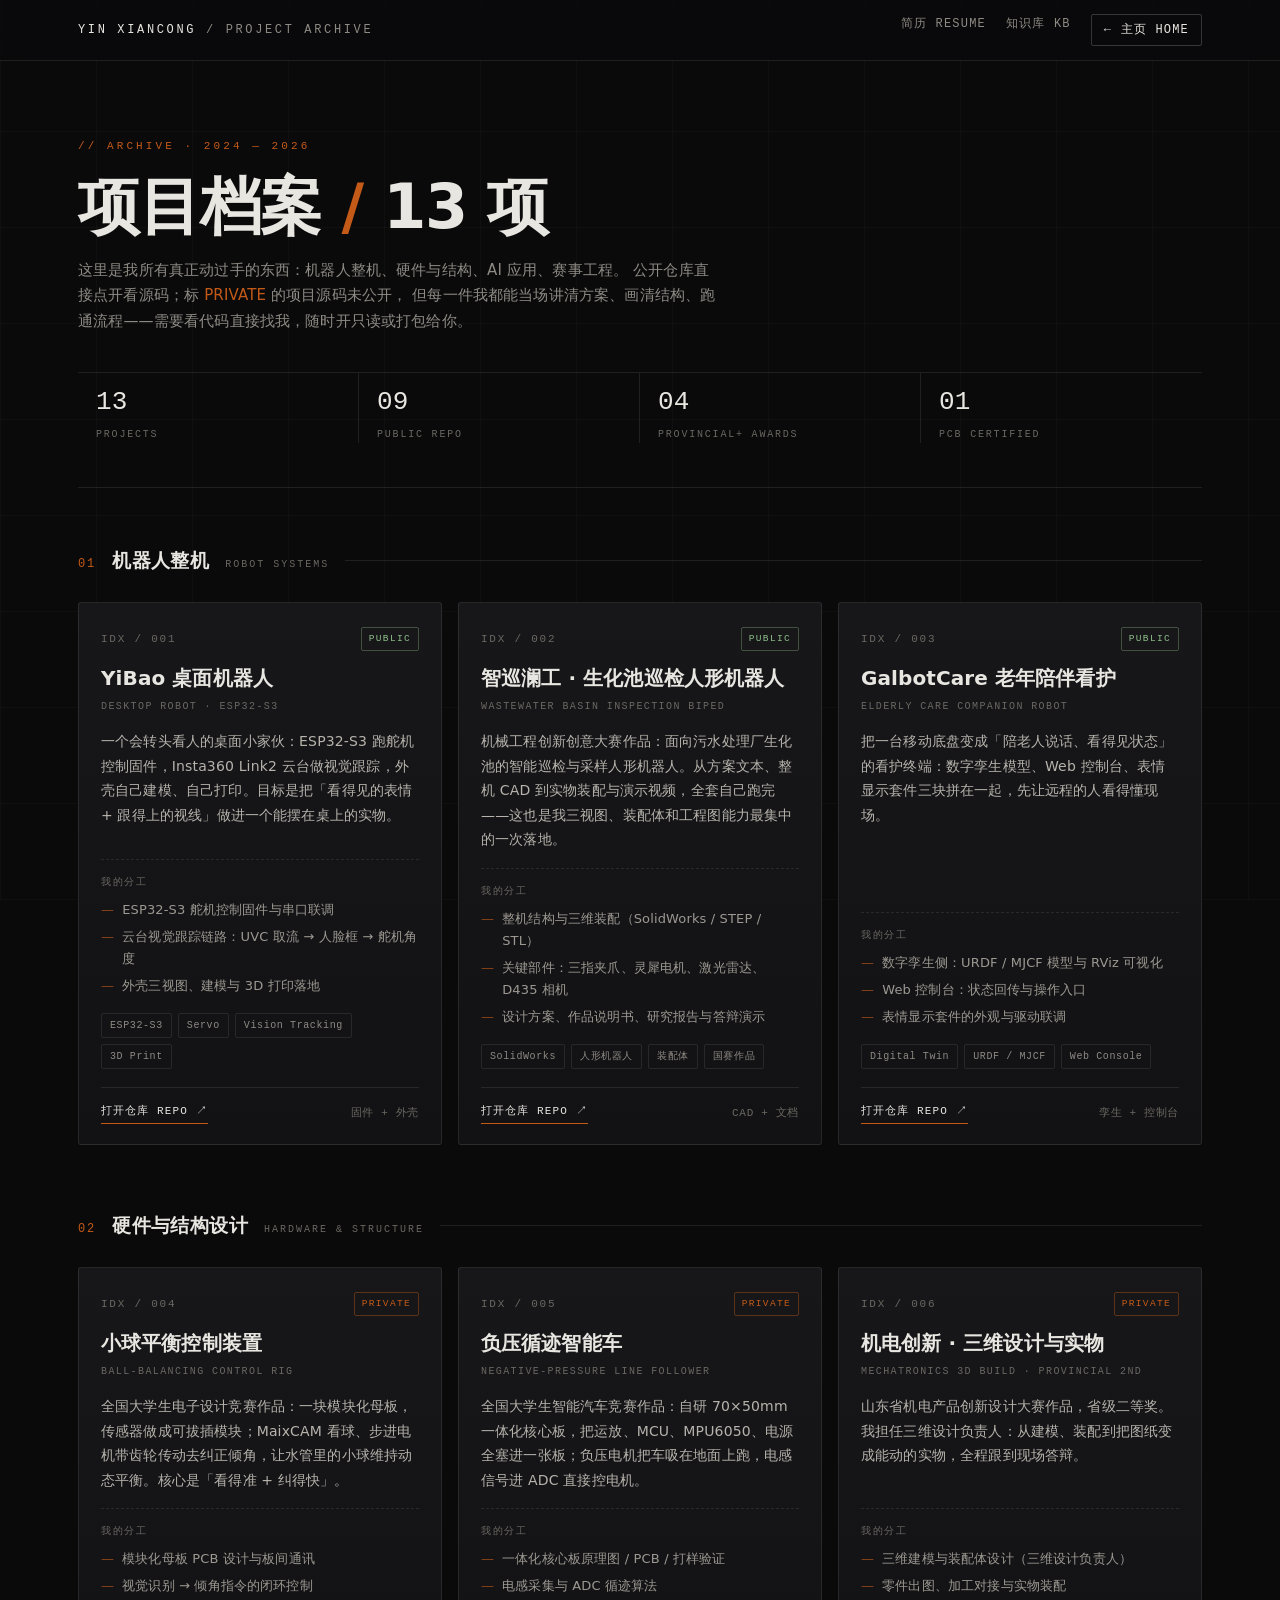
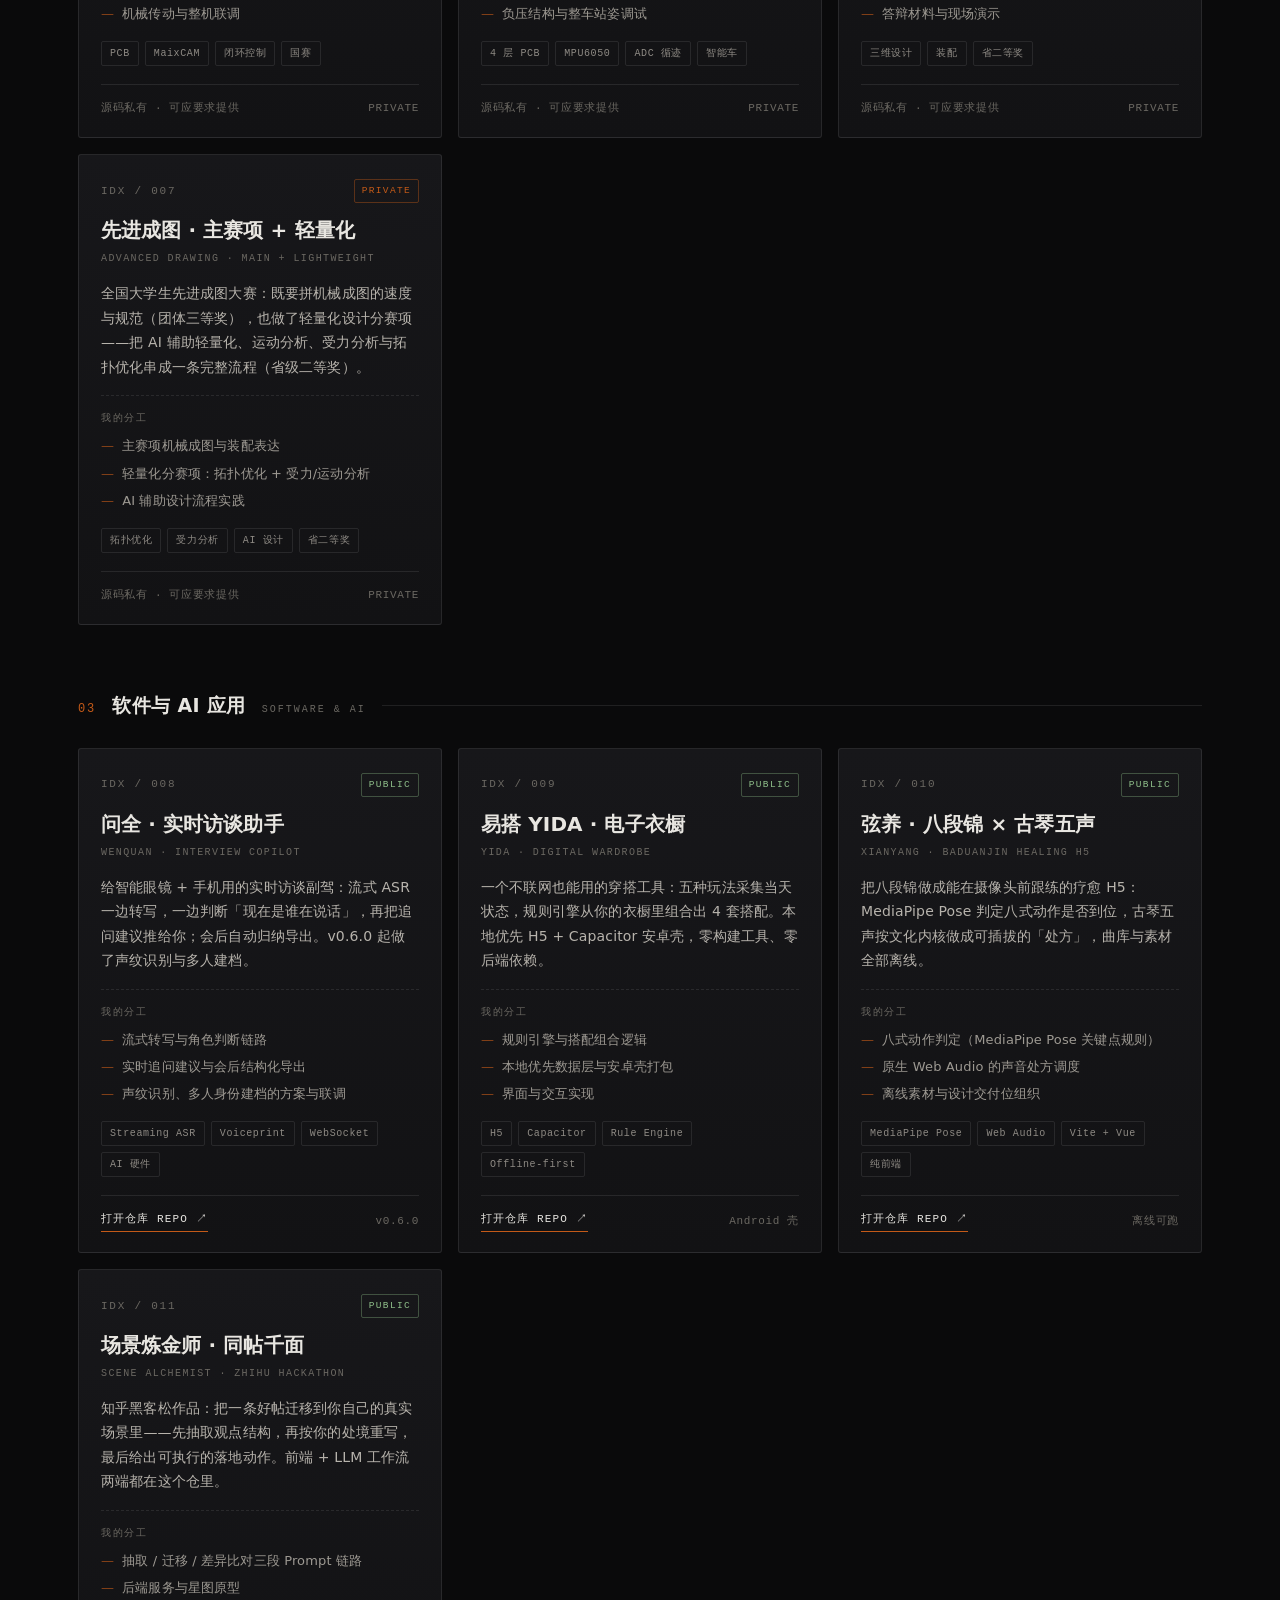
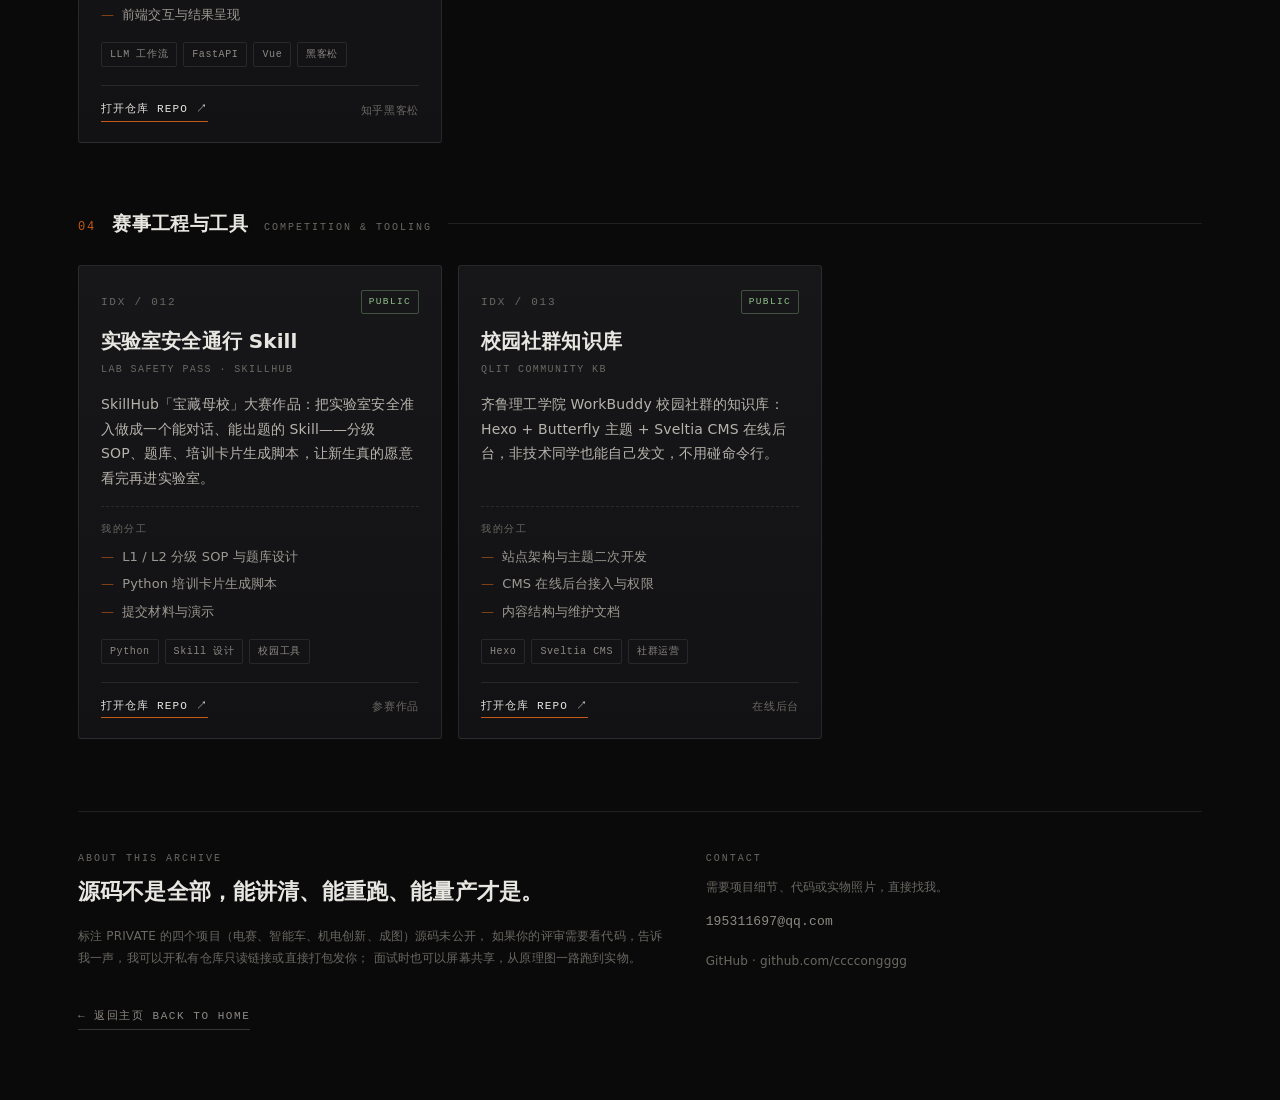
<file: projects.html>
<!doctype html>
<html lang="zh-CN">
<head>
<meta charset="utf-8" />
<meta name="viewport" content="width=device-width, initial-scale=1.0, viewport-fit=cover" />
<meta name="theme-color" content="#C45A18" />
<title>项目档案 · 印贤聪 / PROJECT ARCHIVE</title>
<meta name="description" content="印贤聪的项目档案：机器人整机、硬件与结构设计、AI 应用、赛事工程。12 项，公开仓库直连，私有源码可应要求提供。" />
<link rel="icon" href="/favicon.ico" />
<style>
  :root{
    --bg:#0a0a0b; --panel:#121214; --panel-2:#17171a;
    --line:rgba(255,255,255,.09); --line-strong:rgba(255,255,255,.18);
    --txt:#e8e6e1; --dim:#8e8a84; --dim-2:#6b6862; --accent:#C45A18;
    --mono:"SFMono-Regular",ui-monospace,"JetBrains Mono",Menlo,Consolas,"Courier New",monospace;
    --sans:"Inter","HarmonyOS Sans SC","PingFang SC","Microsoft YaHei",system-ui,sans-serif;
  }
  *{box-sizing:border-box}
  html{-webkit-text-size-adjust:100%}
  body{
    margin:0; background:var(--bg); color:var(--txt); font-family:var(--sans);
    font-size:15px; line-height:1.7; letter-spacing:.01em;
    background-image:
      repeating-linear-gradient(0deg, rgba(255,255,255,.022) 0 1px, transparent 1px 96px),
      repeating-linear-gradient(90deg, rgba(255,255,255,.022) 0 1px, transparent 1px 96px);
    background-attachment:fixed;
  }
  a{color:inherit;text-decoration:none}
  .wrap{max-width:1180px;margin:0 auto;padding:0 28px}

  /* ── top bar ── */
  .topbar{
    position:sticky;top:0;z-index:20;backdrop-filter:blur(14px);
    background:rgba(10,10,11,.82);border-bottom:1px solid var(--line);
  }
  .topbar-in{max-width:1180px;margin:0 auto;padding:14px 28px;display:flex;align-items:center;justify-content:space-between;gap:16px}
  .brand{font-family:var(--mono);font-size:12px;letter-spacing:.22em;color:var(--dim);text-transform:uppercase}
  .brand b{color:var(--txt);font-weight:500}
  .navs{display:flex;gap:20px;font-family:var(--mono);font-size:12px;letter-spacing:.1em;color:var(--dim)}
  .navs a:hover{color:var(--accent)}
  .navs a.home{border:1px solid var(--line-strong);padding:5px 12px;border-radius:2px;color:var(--txt)}
  .navs a.home:hover{border-color:var(--accent);color:var(--accent)}

  /* ── header ── */
  header.hero{padding:76px 0 44px;border-bottom:1px solid var(--line)}
  .kicker{font-family:var(--mono);font-size:11px;letter-spacing:.28em;color:var(--accent);text-transform:uppercase}
  h1{font-size:clamp(34px,5.4vw,62px);line-height:1.06;margin:18px 0 0;font-weight:600;letter-spacing:-.02em}
  h1 .slash{color:var(--accent)}
  .sub{max-width:640px;margin-top:18px;color:var(--dim);font-size:15px}
  .stats{display:flex;flex-wrap:wrap;gap:0;margin-top:38px;border-top:1px solid var(--line)}
  .stat{flex:1 1 150px;padding:16px 18px 0;border-right:1px solid var(--line)}
  .stat:last-child{border-right:0}
  .stat .n{font-family:var(--mono);font-size:26px;line-height:1;color:var(--txt)}
  .stat .k{font-family:var(--mono);font-size:10px;letter-spacing:.18em;color:var(--dim-2);text-transform:uppercase;margin-top:8px;display:block}

  /* ── section ── */
  section.group{padding:56px 0 8px}
  .sec-head{display:flex;align-items:baseline;gap:16px;margin-bottom:26px}
  .sec-no{font-family:var(--mono);font-size:12px;color:var(--accent);letter-spacing:.16em}
  .sec-title{font-size:19px;font-weight:600;letter-spacing:.02em;margin:0}
  .sec-en{font-family:var(--mono);font-size:10px;letter-spacing:.2em;color:var(--dim-2);text-transform:uppercase}
  .sec-rule{flex:1;height:1px;background:var(--line);transform:translateY(-6px)}

  /* ── grid ── */
  .grid{display:grid;grid-template-columns:repeat(auto-fill,minmax(336px,1fr));gap:16px}
  .card{
    position:relative;display:flex;flex-direction:column;
    background:linear-gradient(180deg,var(--panel-2),var(--panel));
    border:1px solid var(--line);border-radius:3px;padding:24px 22px 20px;
    transition:border-color .25s ease,transform .25s ease,background .25s ease;
  }
  .card::before{content:"";position:absolute;left:-1px;top:16px;width:2px;height:0;background:var(--accent);transition:height .3s ease}
  .card:hover{border-color:var(--line-strong);transform:translateY(-2px)}
  .card:hover::before{height:calc(100% - 32px)}
  .card-top{display:flex;align-items:center;justify-content:space-between;margin-bottom:14px}
  .idx{font-family:var(--mono);font-size:11px;letter-spacing:.16em;color:var(--dim-2)}
  .badge{font-family:var(--mono);font-size:9.5px;letter-spacing:.14em;text-transform:uppercase;padding:3px 7px;border:1px solid var(--line-strong);border-radius:2px;color:var(--dim)}
  .badge.pub{color:#8fbf8a;border-color:rgba(143,191,138,.35)}
  .badge.pri{color:var(--accent);border-color:rgba(196,90,24,.4)}
  .card h3{margin:0;font-size:20px;line-height:1.35;font-weight:600;letter-spacing:.005em}
  .card .en{font-family:var(--mono);font-size:10px;letter-spacing:.14em;color:var(--dim-2);text-transform:uppercase;margin-top:6px;display:block}
  .card p.desc{margin:14px 0 0;font-size:14px;color:#b7b3ac;line-height:1.75;flex:1}
  .role{margin-top:16px;padding-top:14px;border-top:1px dashed var(--line)}
  .role .lbl{font-family:var(--mono);font-size:10px;letter-spacing:.16em;color:var(--dim-2);text-transform:uppercase;display:block;margin-bottom:8px}
  .role ul{margin:0;padding:0;list-style:none;display:flex;flex-direction:column;gap:5px}
  .role li{font-size:13px;color:#9d9992;display:flex;gap:8px}
  .role li::before{content:"—";color:var(--accent);flex:none;opacity:.7}
  .tags{display:flex;flex-wrap:wrap;gap:6px;margin-top:16px}
  .tag{font-family:var(--mono);font-size:10px;letter-spacing:.06em;padding:3px 8px;border:1px solid var(--line);color:var(--dim);border-radius:2px}
  .card-foot{margin-top:18px;padding-top:14px;border-top:1px solid var(--line);display:flex;align-items:center;justify-content:space-between;gap:10px}
  .open{font-family:var(--mono);font-size:11px;letter-spacing:.1em;color:var(--txt);border-bottom:1px solid var(--accent);padding-bottom:2px}
  .open:hover{color:var(--accent)}
  .locked{font-family:var(--mono);font-size:11px;letter-spacing:.06em;color:var(--dim-2)}
  .lock-note{font-size:12px;color:var(--dim-2);margin-top:10px}

  /* ── footer ── */
  footer{border-top:1px solid var(--line);margin-top:64px;padding:38px 0 70px}
  .foot-grid{display:grid;grid-template-columns:1.2fr 1fr;gap:32px}
  .foot-grid h4{font-family:var(--mono);font-size:10px;letter-spacing:.2em;color:var(--dim-2);text-transform:uppercase;margin:0 0 10px;font-weight:500}
  .foot-grid .big{font-size:22px;font-weight:600;line-height:1.4}
  .foot-mail{font-family:var(--mono);font-size:13px;color:var(--dim);margin-top:8px;word-break:break-all}
  .foot-note{color:var(--dim-2);font-size:12px;line-height:1.8;margin-top:18px}
  .backtop{display:inline-block;margin-top:26px;font-family:var(--mono);font-size:11px;letter-spacing:.14em;color:var(--dim);border-bottom:1px solid var(--line-strong);padding-bottom:3px}
  .backtop:hover{color:var(--accent);border-color:var(--accent)}

  @media (max-width:640px){
    .wrap,.topbar-in{padding-left:18px;padding-right:18px}
    header.hero{padding-top:52px}
    .stats{flex-wrap:wrap}
    .stat{flex:1 1 45%;border-bottom:1px solid var(--line);padding-bottom:14px}
    .foot-grid{grid-template-columns:1fr}
    .navs{gap:14px;font-size:11px}
    .navs .hide-m{display:none}
  }
  @media print{
    body{background:#fff;color:#111;background-image:none}
    .topbar,.backtop,.card-foot{display:none}
    .card{border:1px solid #ddd;background:#fff;break-inside:avoid}
    .card p.desc,.role li{color:#333}
  }
</style>
</head>
<body>

<div class="topbar">
  <div class="topbar-in">
    <div class="brand"><b>YIN XIANCONG</b> / PROJECT ARCHIVE</div>
    <nav class="navs">
      <a class="hide-m" href="/resume.html">简历 RESUME</a>
      <a class="hide-m" href="/knowledge-base.html">知识库 KB</a>
      <a class="home" href="/">← 主页 HOME</a>
    </nav>
  </div>
</div>

<div class="wrap">
  <header class="hero">
    <div class="kicker">// ARCHIVE · 2024 — 2026</div>
    <h1>项目档案<span class="slash"> / </span>13 项</h1>
    <p class="sub">
      这里是我所有真正动过手的东西：机器人整机、硬件与结构、AI 应用、赛事工程。
      公开仓库直接点开看源码；标 <span style="color:var(--accent)">PRIVATE</span> 的项目源码未公开，
      但每一件我都能当场讲清方案、画清结构、跑通流程——需要看代码直接找我，随时开只读或打包给你。
    </p>
    <div class="stats">
      <div class="stat"><span class="n">13</span><span class="k">Projects</span></div>
      <div class="stat"><span class="n">09</span><span class="k">Public Repo</span></div>
      <div class="stat"><span class="n">04</span><span class="k">Provincial+ Awards</span></div>
      <div class="stat"><span class="n">01</span><span class="k">PCB Certified</span></div>
    </div>
  </header>

  <!-- 01 机器人整机 -->
  <section class="group">
    <div class="sec-head">
      <span class="sec-no">01</span>
      <h2 class="sec-title">机器人整机</h2>
      <span class="sec-en">Robot Systems</span>
      <span class="sec-rule"></span>
    </div>
    <div class="grid">

      <article class="card">
        <div class="card-top"><span class="idx">IDX / 001</span><span class="badge pub">PUBLIC</span></div>
        <h3>YiBao 桌面机器人</h3>
        <span class="en">Desktop Robot · ESP32-S3</span>
        <p class="desc">一个会转头看人的桌面小家伙：ESP32-S3 跑舵机控制固件，Insta360 Link2 云台做视觉跟踪，外壳自己建模、自己打印。目标是把「看得见的表情 + 跟得上的视线」做进一个能摆在桌上的实物。</p>
        <div class="role">
          <span class="lbl">我的分工</span>
          <ul>
            <li>ESP32-S3 舵机控制固件与串口联调</li>
            <li>云台视觉跟踪链路：UVC 取流 → 人脸框 → 舵机角度</li>
            <li>外壳三视图、建模与 3D 打印落地</li>
          </ul>
        </div>
        <div class="tags"><span class="tag">ESP32-S3</span><span class="tag">Servo</span><span class="tag">Vision Tracking</span><span class="tag">3D Print</span></div>
        <div class="card-foot">
          <a class="open" href="https://github.com/ccccongggg/YiBao" target="_blank" rel="noopener">打开仓库 REPO ↗</a>
          <span class="locked">固件 + 外壳</span>
        </div>
      </article>

      <article class="card">
        <div class="card-top"><span class="idx">IDX / 002</span><span class="badge pub">PUBLIC</span></div>
        <h3>智巡澜工 · 生化池巡检人形机器人</h3>
        <span class="en">Wastewater Basin Inspection Biped</span>
        <p class="desc">机械工程创新创意大赛作品：面向污水处理厂生化池的智能巡检与采样人形机器人。从方案文本、整机 CAD 到实物装配与演示视频，全套自己跑完——这也是我三视图、装配体和工程图能力最集中的一次落地。</p>
        <div class="role">
          <span class="lbl">我的分工</span>
          <ul>
            <li>整机结构与三维装配（SolidWorks / STEP / STL）</li>
            <li>关键部件：三指夹爪、灵犀电机、激光雷达、D435 相机</li>
            <li>设计方案、作品说明书、研究报告与答辩演示</li>
          </ul>
        </div>
        <div class="tags"><span class="tag">SolidWorks</span><span class="tag">人形机器人</span><span class="tag">装配体</span><span class="tag">国赛作品</span></div>
        <div class="card-foot">
          <a class="open" href="https://github.com/ccccongggg/national-mechanical-innovation-competition" target="_blank" rel="noopener">打开仓库 REPO ↗</a>
          <span class="locked">CAD + 文档</span>
        </div>
      </article>

      <article class="card">
        <div class="card-top"><span class="idx">IDX / 003</span><span class="badge pub">PUBLIC</span></div>
        <h3>GalbotCare 老年陪伴看护</h3>
        <span class="en">Elderly Care Companion Robot</span>
        <p class="desc">把一台移动底盘变成「陪老人说话、看得见状态」的看护终端：数字孪生模型、Web 控制台、表情显示套件三块拼在一起，先让远程的人看得懂现场。</p>
        <div class="role">
          <span class="lbl">我的分工</span>
          <ul>
            <li>数字孪生侧：URDF / MJCF 模型与 RViz 可视化</li>
            <li>Web 控制台：状态回传与操作入口</li>
            <li>表情显示套件的外观与驱动联调</li>
          </ul>
        </div>
        <div class="tags"><span class="tag">Digital Twin</span><span class="tag">URDF / MJCF</span><span class="tag">Web Console</span></div>
        <div class="card-foot">
          <a class="open" href="https://github.com/ccccongggg/GalbotCare" target="_blank" rel="noopener">打开仓库 REPO ↗</a>
          <span class="locked">孪生 + 控制台</span>
        </div>
      </article>

    </div>
  </section>

  <!-- 02 硬件与结构 -->
  <section class="group">
    <div class="sec-head">
      <span class="sec-no">02</span>
      <h2 class="sec-title">硬件与结构设计</h2>
      <span class="sec-en">Hardware &amp; Structure</span>
      <span class="sec-rule"></span>
    </div>
    <div class="grid">

      <article class="card">
        <div class="card-top"><span class="idx">IDX / 004</span><span class="badge pri">PRIVATE</span></div>
        <h3>小球平衡控制装置</h3>
        <span class="en">Ball-Balancing Control Rig</span>
        <p class="desc">全国大学生电子设计竞赛作品：一块模块化母板，传感器做成可拔插模块；MaixCAM 看球、步进电机带齿轮传动去纠正倾角，让水管里的小球维持动态平衡。核心是「看得准 + 纠得快」。</p>
        <div class="role">
          <span class="lbl">我的分工</span>
          <ul>
            <li>模块化母板 PCB 设计与板间通讯</li>
            <li>视觉识别 → 倾角指令的闭环控制</li>
            <li>机械传动与整机联调</li>
          </ul>
        </div>
        <div class="tags"><span class="tag">PCB</span><span class="tag">MaixCAM</span><span class="tag">闭环控制</span><span class="tag">国赛</span></div>
        <div class="card-foot">
          <span class="locked">源码私有 · 可应要求提供</span>
          <span class="locked">PRIVATE</span>
        </div>
      </article>

      <article class="card">
        <div class="card-top"><span class="idx">IDX / 005</span><span class="badge pri">PRIVATE</span></div>
        <h3>负压循迹智能车</h3>
        <span class="en">Negative-Pressure Line Follower</span>
        <p class="desc">全国大学生智能汽车竞赛作品：自研 70×50mm 一体化核心板，把运放、MCU、MPU6050、电源全塞进一张板；负压电机把车吸在地面上跑，电感信号进 ADC 直接控电机。</p>
        <div class="role">
          <span class="lbl">我的分工</span>
          <ul>
            <li>一体化核心板原理图 / PCB / 打样验证</li>
            <li>电感采集与 ADC 循迹算法</li>
            <li>负压结构与整车站姿调试</li>
          </ul>
        </div>
        <div class="tags"><span class="tag">4 层 PCB</span><span class="tag">MPU6050</span><span class="tag">ADC 循迹</span><span class="tag">智能车</span></div>
        <div class="card-foot">
          <span class="locked">源码私有 · 可应要求提供</span>
          <span class="locked">PRIVATE</span>
        </div>
      </article>

      <article class="card">
        <div class="card-top"><span class="idx">IDX / 006</span><span class="badge pri">PRIVATE</span></div>
        <h3>机电创新 · 三维设计与实物</h3>
        <span class="en">Mechatronics 3D Build · Provincial 2nd</span>
        <p class="desc">山东省机电产品创新设计大赛作品，省级二等奖。我担任三维设计负责人：从建模、装配到把图纸变成能动的实物，全程跟到现场答辩。</p>
        <div class="role">
          <span class="lbl">我的分工</span>
          <ul>
            <li>三维建模与装配体设计（三维设计负责人）</li>
            <li>零件出图、加工对接与实物装配</li>
            <li>答辩材料与现场演示</li>
          </ul>
        </div>
        <div class="tags"><span class="tag">三维设计</span><span class="tag">装配</span><span class="tag">省二等奖</span></div>
        <div class="card-foot">
          <span class="locked">源码私有 · 可应要求提供</span>
          <span class="locked">PRIVATE</span>
        </div>
      </article>

      <article class="card">
        <div class="card-top"><span class="idx">IDX / 007</span><span class="badge pri">PRIVATE</span></div>
        <h3>先进成图 · 主赛项 + 轻量化</h3>
        <span class="en">Advanced Drawing · Main + Lightweight</span>
        <p class="desc">全国大学生先进成图大赛：既要拼机械成图的速度与规范（团体三等奖），也做了轻量化设计分赛项——把 AI 辅助轻量化、运动分析、受力分析与拓扑优化串成一条完整流程（省级二等奖）。</p>
        <div class="role">
          <span class="lbl">我的分工</span>
          <ul>
            <li>主赛项机械成图与装配表达</li>
            <li>轻量化分赛项：拓扑优化 + 受力/运动分析</li>
            <li>AI 辅助设计流程实践</li>
          </ul>
        </div>
        <div class="tags"><span class="tag">拓扑优化</span><span class="tag">受力分析</span><span class="tag">AI 设计</span><span class="tag">省二等奖</span></div>
        <div class="card-foot">
          <span class="locked">源码私有 · 可应要求提供</span>
          <span class="locked">PRIVATE</span>
        </div>
      </article>

    </div>
  </section>

  <!-- 03 软件与 AI -->
  <section class="group">
    <div class="sec-head">
      <span class="sec-no">03</span>
      <h2 class="sec-title">软件与 AI 应用</h2>
      <span class="sec-en">Software &amp; AI</span>
      <span class="sec-rule"></span>
    </div>
    <div class="grid">

      <article class="card">
        <div class="card-top"><span class="idx">IDX / 008</span><span class="badge pub">PUBLIC</span></div>
        <h3>问全 · 实时访谈助手</h3>
        <span class="en">Wenquan · Interview Copilot</span>
        <p class="desc">给智能眼镜 + 手机用的实时访谈副驾：流式 ASR 一边转写，一边判断「现在是谁在说话」，再把追问建议推给你；会后自动归纳导出。v0.6.0 起做了声纹识别与多人建档。</p>
        <div class="role">
          <span class="lbl">我的分工</span>
          <ul>
            <li>流式转写与角色判断链路</li>
            <li>实时追问建议与会后结构化导出</li>
            <li>声纹识别、多人身份建档的方案与联调</li>
          </ul>
        </div>
        <div class="tags"><span class="tag">Streaming ASR</span><span class="tag">Voiceprint</span><span class="tag">WebSocket</span><span class="tag">AI 硬件</span></div>
        <div class="card-foot">
          <a class="open" href="https://github.com/ccccongggg/wenquan-interview-copilot" target="_blank" rel="noopener">打开仓库 REPO ↗</a>
          <span class="locked">v0.6.0</span>
        </div>
      </article>

      <article class="card">
        <div class="card-top"><span class="idx">IDX / 009</span><span class="badge pub">PUBLIC</span></div>
        <h3>易搭 YIDA · 电子衣橱</h3>
        <span class="en">YIDA · Digital Wardrobe</span>
        <p class="desc">一个不联网也能用的穿搭工具：五种玩法采集当天状态，规则引擎从你的衣橱里组合出 4 套搭配。本地优先 H5 + Capacitor 安卓壳，零构建工具、零后端依赖。</p>
        <div class="role">
          <span class="lbl">我的分工</span>
          <ul>
            <li>规则引擎与搭配组合逻辑</li>
            <li>本地优先数据层与安卓壳打包</li>
            <li>界面与交互实现</li>
          </ul>
        </div>
        <div class="tags"><span class="tag">H5</span><span class="tag">Capacitor</span><span class="tag">Rule Engine</span><span class="tag">Offline-first</span></div>
        <div class="card-foot">
          <a class="open" href="https://github.com/ccccongggg/yida-wardrobe" target="_blank" rel="noopener">打开仓库 REPO ↗</a>
          <span class="locked">Android 壳</span>
        </div>
      </article>

      <article class="card">
        <div class="card-top"><span class="idx">IDX / 010</span><span class="badge pub">PUBLIC</span></div>
        <h3>弦养 · 八段锦 × 古琴五声</h3>
        <span class="en">Xianyang · Baduanjin Healing H5</span>
        <p class="desc">把八段锦做成能在摄像头前跟练的疗愈 H5：MediaPipe Pose 判定八式动作是否到位，古琴五声按文化内核做成可插拔的「处方」，曲库与素材全部离线。</p>
        <div class="role">
          <span class="lbl">我的分工</span>
          <ul>
            <li>八式动作判定（MediaPipe Pose 关键点规则）</li>
            <li>原生 Web Audio 的声音处方调度</li>
            <li>离线素材与设计交付位组织</li>
          </ul>
        </div>
        <div class="tags"><span class="tag">MediaPipe Pose</span><span class="tag">Web Audio</span><span class="tag">Vite + Vue</span><span class="tag">纯前端</span></div>
        <div class="card-foot">
          <a class="open" href="https://github.com/ccccongggg/xianyang-s4" target="_blank" rel="noopener">打开仓库 REPO ↗</a>
          <span class="locked">离线可跑</span>
        </div>
      </article>

      <article class="card">
        <div class="card-top"><span class="idx">IDX / 011</span><span class="badge pub">PUBLIC</span></div>
        <h3>场景炼金师 · 同帖千面</h3>
        <span class="en">Scene Alchemist · Zhihu Hackathon</span>
        <p class="desc">知乎黑客松作品：把一条好帖迁移到你自己的真实场景里——先抽取观点结构，再按你的处境重写，最后给出可执行的落地动作。前端 + LLM 工作流两端都在这个仓里。</p>
        <div class="role">
          <span class="lbl">我的分工</span>
          <ul>
            <li>抽取 / 迁移 / 差异比对三段 Prompt 链路</li>
            <li>后端服务与星图原型</li>
            <li>前端交互与结果呈现</li>
          </ul>
        </div>
        <div class="tags"><span class="tag">LLM 工作流</span><span class="tag">FastAPI</span><span class="tag">Vue</span><span class="tag">黑客松</span></div>
        <div class="card-foot">
          <a class="open" href="https://github.com/ccccongggg/scene-alchemist" target="_blank" rel="noopener">打开仓库 REPO ↗</a>
          <span class="locked">知乎黑客松</span>
        </div>
      </article>

    </div>
  </section>

  <!-- 04 赛事工程 -->
  <section class="group">
    <div class="sec-head">
      <span class="sec-no">04</span>
      <h2 class="sec-title">赛事工程与工具</h2>
      <span class="sec-en">Competition &amp; Tooling</span>
      <span class="sec-rule"></span>
    </div>
    <div class="grid">

      <article class="card">
        <div class="card-top"><span class="idx">IDX / 012</span><span class="badge pub">PUBLIC</span></div>
        <h3>实验室安全通行 Skill</h3>
        <span class="en">Lab Safety Pass · SkillHub</span>
        <p class="desc">SkillHub「宝藏母校」大赛作品：把实验室安全准入做成一个能对话、能出题的 Skill——分级 SOP、题库、培训卡片生成脚本，让新生真的愿意看完再进实验室。</p>
        <div class="role">
          <span class="lbl">我的分工</span>
          <ul>
            <li>L1 / L2 分级 SOP 与题库设计</li>
            <li>Python 培训卡片生成脚本</li>
            <li>提交材料与演示</li>
          </ul>
        </div>
        <div class="tags"><span class="tag">Python</span><span class="tag">Skill 设计</span><span class="tag">校园工具</span></div>
        <div class="card-foot">
          <a class="open" href="https://github.com/ccccongggg/qilu-lab-safety-skill" target="_blank" rel="noopener">打开仓库 REPO ↗</a>
          <span class="locked">参赛作品</span>
        </div>
      </article>

      <article class="card">
        <div class="card-top"><span class="idx">IDX / 013</span><span class="badge pub">PUBLIC</span></div>
        <h3>校园社群知识库</h3>
        <span class="en">QLIT Community KB</span>
        <p class="desc">齐鲁理工学院 WorkBuddy 校园社群的知识库：Hexo + Butterfly 主题 + Sveltia CMS 在线后台，非技术同学也能自己发文，不用碰命令行。</p>
        <div class="role">
          <span class="lbl">我的分工</span>
          <ul>
            <li>站点架构与主题二次开发</li>
            <li>CMS 在线后台接入与权限</li>
            <li>内容结构与维护文档</li>
          </ul>
        </div>
        <div class="tags"><span class="tag">Hexo</span><span class="tag">Sveltia CMS</span><span class="tag">社群运营</span></div>
        <div class="card-foot">
          <a class="open" href="https://github.com/ccccongggg/qlit-community-kb" target="_blank" rel="noopener">打开仓库 REPO ↗</a>
          <span class="locked">在线后台</span>
        </div>
      </article>

    </div>
  </section>

  <footer>
    <div class="foot-grid">
      <div>
        <h4>About this archive</h4>
        <div class="big">源码不是全部，能讲清、能重跑、能量产才是。</div>
        <p class="foot-note">
          标注 PRIVATE 的四个项目（电赛、智能车、机电创新、成图）源码未公开，
          如果你的评审需要看代码，告诉我一声，我可以开私有仓库只读链接或直接打包发你；
          面试时也可以屏幕共享，从原理图一路跑到实物。
        </p>
        <a class="backtop" href="/">← 返回主页 BACK TO HOME</a>
      </div>
      <div>
        <h4>Contact</h4>
        <p class="foot-note" style="margin-top:0">需要项目细节、代码或实物照片，直接找我。</p>
        <p class="foot-mail">195311697@qq.com</p>
        <p class="foot-note">GitHub · github.com/ccccongggg</p>
      </div>
    </div>
  </footer>
</div>

</body>
</html>
</file>
<file: assets/index-D-PmARKP.css>
*{box-sizing:border-box;margin:0;padding:0}:root{--cream:#fbdbaf;--muted:#fbdbafd1;--label:#fbdbaf9e;--orange:#e07020;--card:#0a080794;--line:#fbdbaf1f;--line-soft:#fbdbaf14;--color-primary:var(--orange);--color-text:var(--cream);--color-text-secondary:var(--muted);--color-bg:#c45a18;--color-border:var(--line);--font-family:"Inter", system-ui, -apple-system, sans-serif}html{scroll-behavior:smooth;background:#8f3d0b;scroll-padding-top:84px}html,body{color:var(--cream);overflow-x:hidden}body{font-family:var(--font-family);background:linear-gradient(#c45a18 0%,#b55112 55%,#9a430d 100%);font-size:14.5px;line-height:1.6}#app{min-height:100vh}h1,h2,h3,.heading-font{letter-spacing:.02em;font-family:Orbitron-Medium,Arial Narrow,sans-serif;font-weight:400}::selection{background:var(--orange);color:#fff6e8}a{color:inherit}button{cursor:pointer;font-family:inherit}a:focus-visible,button:focus-visible{outline-offset:2px;border-radius:4px;outline:2px solid #fbdbafa6}.container{max-width:1080px;margin:0 auto;padding:0 44px}.bg-fx{z-index:-1;pointer-events:none;background-image:repeating-linear-gradient(0deg,#0805030d 0 1px,#0000 1px 4px),linear-gradient(#fbdbaf08 1px,#0000 1px),linear-gradient(90deg,#fbdbaf08 1px,#0000 1px),radial-gradient(110vmax 80vmax at 108% -12%,#ffa44a24,#0000 55%),radial-gradient(90vmax 70vmax at -18% 40%,#e070201f,#0000 55%),radial-gradient(110vmax 90vmax at 50% 118%,#46190261,#0000 62%);background-size:auto,56px 56px,56px 56px,auto,auto,auto;position:fixed;inset:0}body:after{content:"";z-index:120;pointer-events:none;opacity:.045;background-image:url("data:image/svg+xml,%3Csvg xmlns='http://www.w3.org/2000/svg' width='160' height='160'%3E%3Cfilter id='n'%3E%3CfeTurbulence type='fractalNoise' baseFrequency='0.9' numOctaves='2'/%3E%3C/filter%3E%3Crect width='160' height='160' filter='url(%23n)' opacity='0.6'/%3E%3C/svg%3E");position:fixed;inset:0}.section{padding:96px 0;position:relative;overflow:hidden}.section>.container{z-index:1;position:relative}.section:before,.section:after{content:"";pointer-events:none;position:absolute}.section:before{background:url("data:image/svg+xml,%3Csvg xmlns='http://www.w3.org/2000/svg' viewBox='0 0 16 16'%3E%3Cpath d='M8 1.4 13.8 4.7v6.6L8 14.6 2.2 11.3V4.7z' fill='none' stroke='%23FBDBAF' stroke-opacity='0.1' stroke-width='0.3'/%3E%3Cpath d='M8 3.6 11.8 5.8v4.4L8 12.4 4.2 10.2V5.8z' fill='none' stroke='%23FBDBAF' stroke-opacity='0.06' stroke-width='0.25'/%3E%3C/svg%3E") 50%/contain no-repeat;width:min(520px,62vw);height:min(520px,62vw);top:-90px;right:-130px}.section:after{background:radial-gradient(circle,#e0702033,#0000 62%);width:460px;height:460px;top:34%;left:-190px}.section.alt:before{inset:auto auto -110px -150px}.section.alt:after{inset:auto -170px 4% auto}.section.alt{background-color:#0c080633;border-top:1px solid #fbdbaf1a;border-bottom:1px solid #fbdbaf1a}.sec-head{margin-bottom:46px}.sec-tag{letter-spacing:.18em;text-transform:uppercase;color:var(--orange);font-family:Orbitron-Medium,Arial Narrow,sans-serif;font-size:10.5px}.sec-title{text-transform:uppercase;color:var(--cream);margin-top:12px;font-size:clamp(1.6rem,3.2vw,2.3rem);line-height:1.1}.sec-desc{max-width:580px;color:var(--muted);margin-top:14px;font-size:14px;line-height:1.65}.chip{color:var(--muted);letter-spacing:.04em;white-space:nowrap;background:#fbdbaf0a;border:1px solid #fbdbaf38;border-radius:999px;align-items:center;padding:6px 12px;font-size:11.5px;display:inline-flex}.chip:before{content:"";background:var(--orange);border-radius:50%;flex:none;width:5px;height:5px;margin-right:7px}.chip.sm{padding:4px 10px;font-size:10.5px}.sub-head{letter-spacing:.16em;text-transform:uppercase;color:var(--label);margin-bottom:16px;font-family:Orbitron-Medium,Arial Narrow,sans-serif;font-size:11px}.sub-head .zh{color:var(--muted);margin-right:8px}.mini-btn{border:1px solid var(--cream);color:var(--cream);background:0 0;border-radius:999px;align-items:center;gap:6px;padding:5px 13px;font-size:11px;font-weight:500;text-decoration:none;transition:transform .2s,background .2s,border-color .2s,box-shadow .2s;display:inline-flex}.mini-btn:hover{background:#fbdbaf14;transform:translateY(-1px);box-shadow:0 4px 16px #e070204d}.mini-btn.ghost{border-color:#fbdbaf66}.icon-btn{width:38px;height:38px;color:var(--cream);background:0 0;border:1px solid #fbdbaf8c;border-radius:50%;place-items:center;text-decoration:none;transition:background .25s,border-color .25s,color .25s;display:grid;position:relative}.icon-btn:hover{border-color:var(--cream);background:#fbdbaf1a}.icon-btn[data-tip]:after{content:attr(data-tip);color:var(--cream);letter-spacing:.08em;white-space:nowrap;opacity:0;visibility:hidden;pointer-events:none;z-index:40;background:#0a0807eb;border:1px solid #fbdbaf47;border-radius:8px;padding:5px 11px;font-size:10.5px;transition:opacity .22s,transform .22s,visibility .22s;position:absolute;bottom:calc(100% + 10px);left:50%;transform:translate(-50%,6px)}.icon-btn[data-tip]:before{content:"";opacity:0;visibility:hidden;pointer-events:none;z-index:41;background:#0a0807eb;border-bottom:1px solid #fbdbaf47;border-right:1px solid #fbdbaf47;width:8px;height:8px;transition:opacity .22s,transform .22s,visibility .22s;position:absolute;bottom:calc(100% + 6px);left:50%;transform:translate(-50%,6px)rotate(45deg)}.icon-btn[data-tip]:hover:after,.icon-btn[data-tip]:hover:before{opacity:1;visibility:visible}.icon-btn[data-tip]:hover:after{transform:translate(-50%)}.icon-btn[data-tip]:hover:before{transform:translate(-50%)rotate(45deg)}.icon-btn.h-github:hover{color:#e6edf3;border-color:#e6edf3}.icon-btn.h-mail:hover{border-color:var(--orange);color:#ffb37a;background:#e070201f}.icon-btn.h-bilibili:hover{color:#fb7299;background:#fb729914;border-color:#fb7299}.icon-btn.h-zhihu:hover{color:#6b9fff;background:#6b9fff14;border-color:#6b9fff}.now-badge{letter-spacing:.14em;color:#ffd9a8;text-transform:uppercase;background:#e0702047;border:1px solid #e070208c;border-radius:999px;padding:2px 9px;font-family:Orbitron-Medium,Arial Narrow,sans-serif;font-size:9.5px}.pulse-dot{background:var(--orange);border-radius:50%;flex:none;width:6px;height:6px;animation:2s infinite pulse;box-shadow:0 0 #e0702099}.glow-card:before{content:"";z-index:2;pointer-events:none;background:radial-gradient(300px circle at var(--mx,50%) var(--my,50%), #e0702024, transparent 65%);opacity:0;transition:opacity .35s;position:absolute;inset:0}.glow-card:hover:before{opacity:1}@keyframes pulse{70%{box-shadow:0 0 0 7px #e0702000}to{box-shadow:0 0 #e0702000}}@keyframes wordPullUp{0%{opacity:0;transform:translateY(20px)}to{opacity:1;transform:translateY(0)}}.pull-line{display:block}.pull-word{opacity:0;display:inline-block;transform:translateY(20px)}.pull-word:not(:last-child){margin-right:.3em}.words-visible .pull-word{animation:.55s forwards wordPullUp}@keyframes fadeUp{0%{opacity:0;filter:blur(8px);transform:translateY(14px)}to{opacity:1;filter:blur();transform:translateY(0)}}.fade-up-reveal{opacity:0;filter:blur(8px);transform:translateY(14px)}.fade-up-reveal.is-visible{animation:.7s forwards fadeUp}@media (prefers-reduced-motion:reduce){html{scroll-behavior:auto}.pull-word,.fade-up-reveal,.hero-image-animate{opacity:1!important;filter:none!important;animation:none!important;transform:none!important}.pulse-dot,.pt-barcode:after,.hero-aurora span,.marquee-track,.hero-copy h1:after{animation:none!important}.hero-copy h1:after{display:none!important}.pass-ticket,.proj-card,.proj-thumb .art,.icon-btn[data-tip]:after,.icon-btn[data-tip]:before{transition:none!important}}@media (width<=1024px){.container{padding:0 28px}}@media (width<=768px){.container{padding:0 20px}.section{padding:68px 0}}@media (width<=480px){.container{padding:0 16px}.section{padding:56px 0}}
</file>
